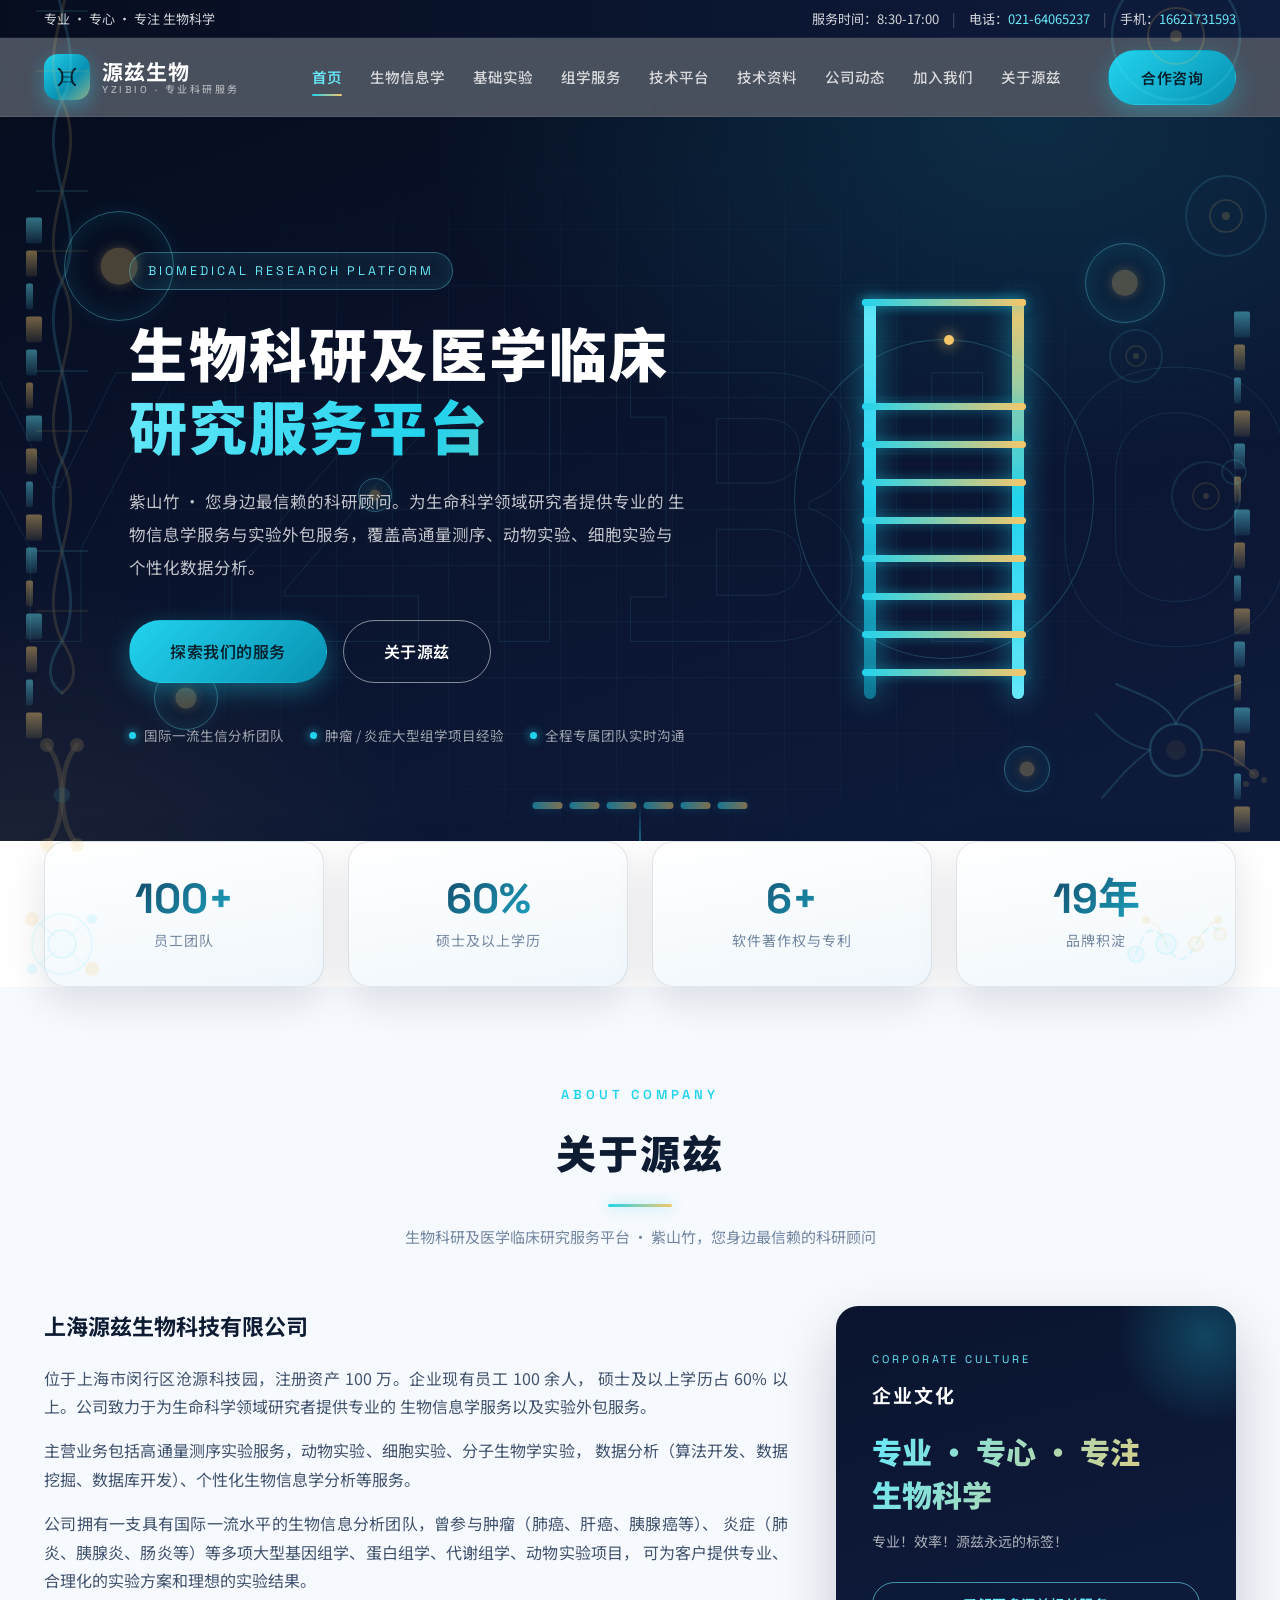
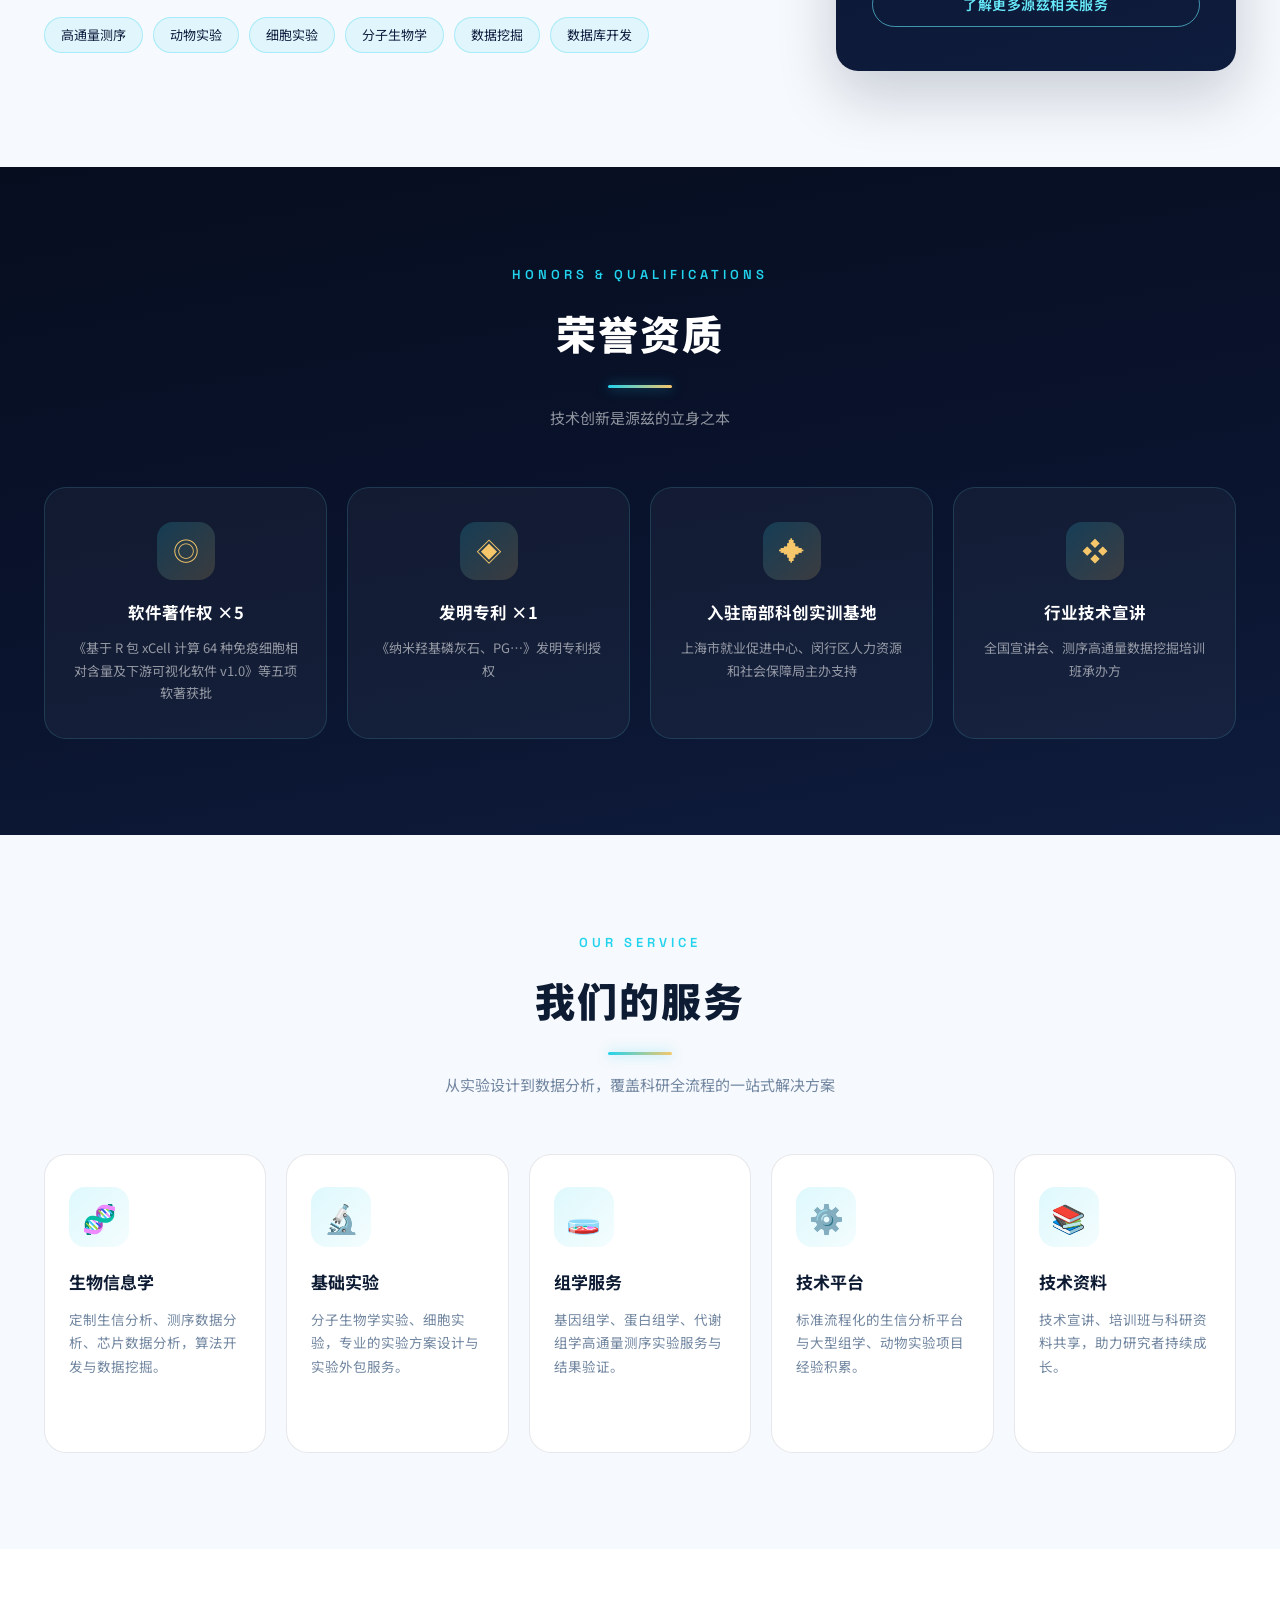
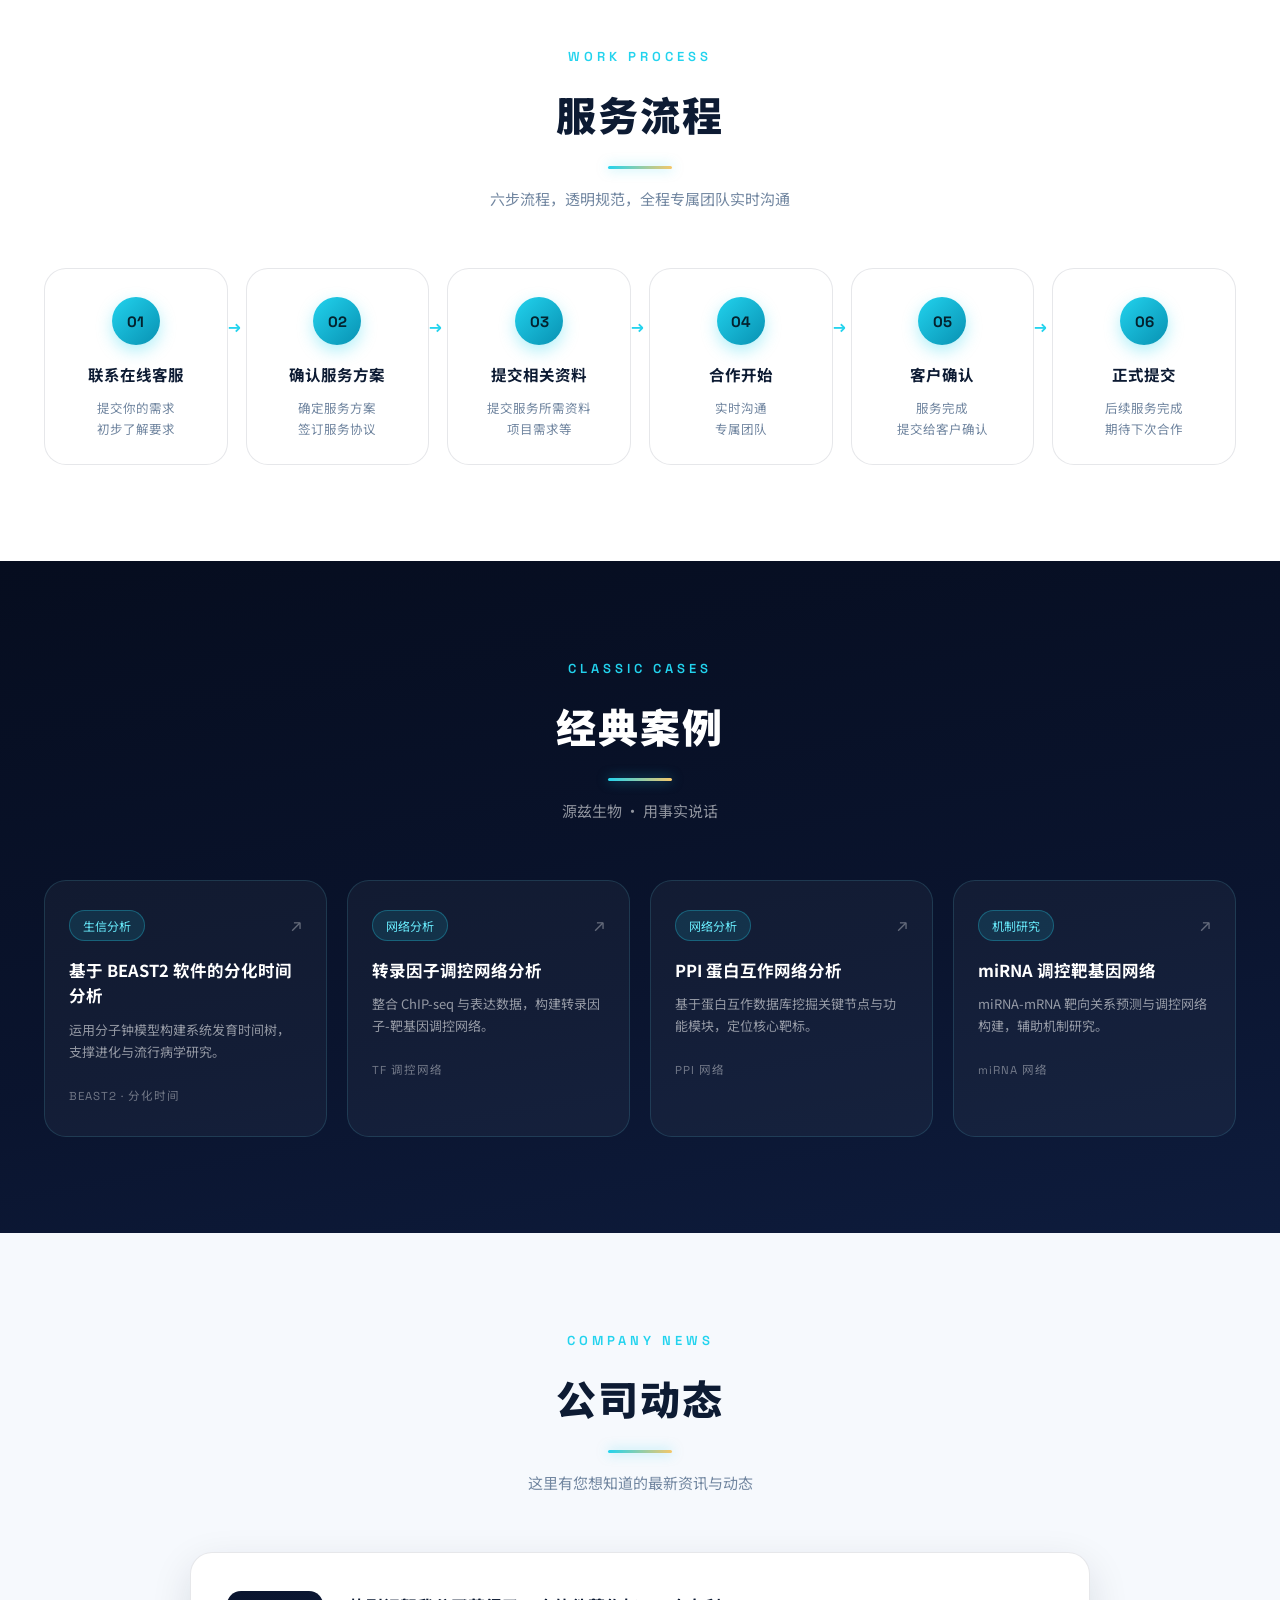
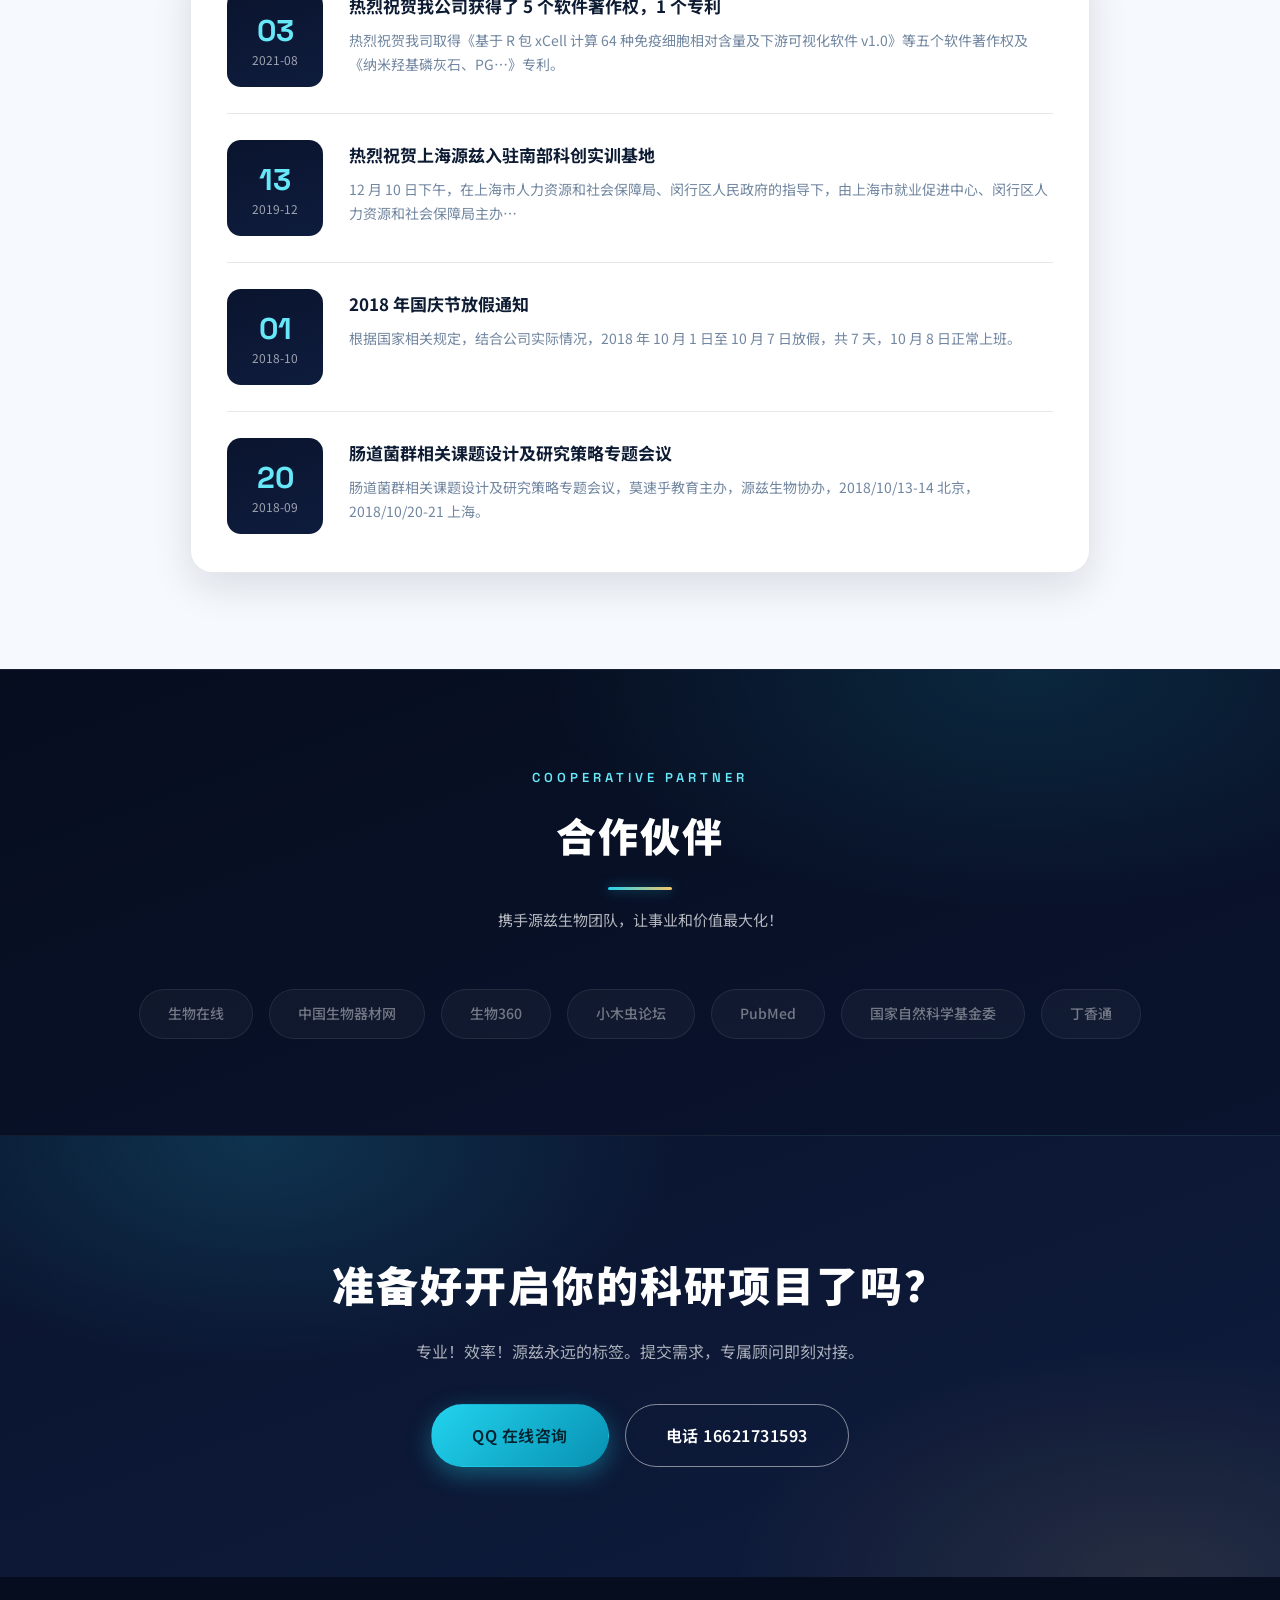
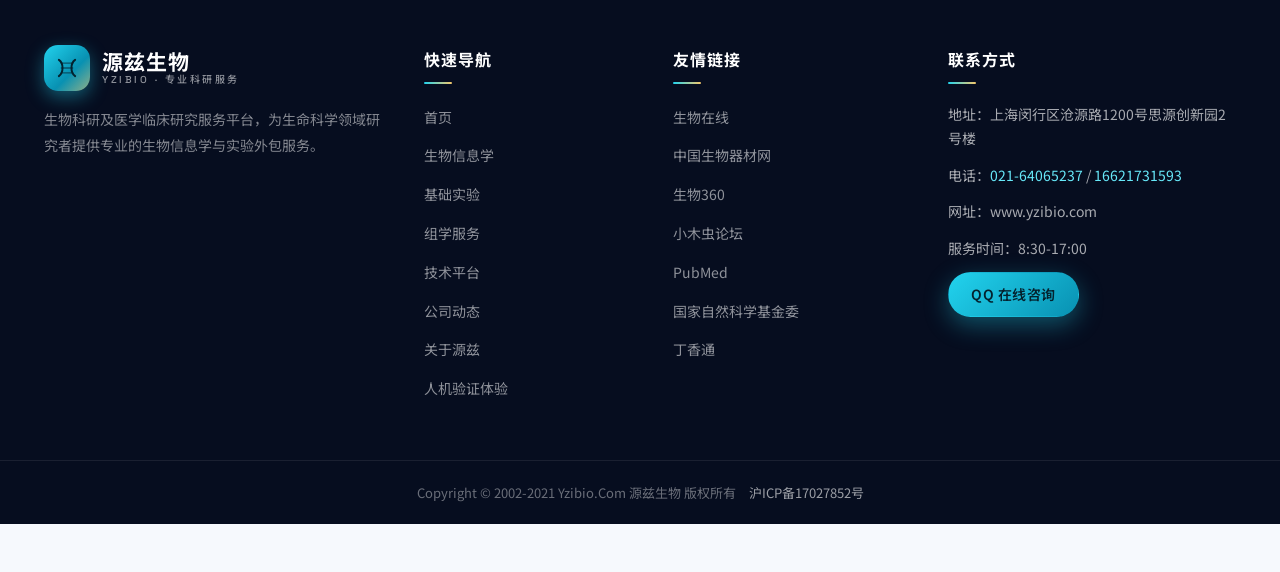
<file: index.html>
<!DOCTYPE html>
<html lang="zh-CN">
<head>
  <meta charset="UTF-8">
  <meta name="viewport" content="width=device-width, initial-scale=1.0">
  <meta name="description" content="源兹生物 —— 生物科研及医学临床研究服务平台，提供生物信息学、基础实验、组学服务等专业科研服务。">
  <title>源兹生物 YZIBIO | 生物科研及医学临床研究服务平台</title>
  <link rel="preconnect" href="https://fonts.googleapis.com">
  <link rel="preconnect" href="https://fonts.gstatic.com" crossorigin>
  <link href="https://fonts.googleapis.com/css2?family=Noto+Sans+SC:wght@300;400;500;700;900&family=Space+Grotesk:wght@400;500;700&display=swap" rel="stylesheet">
  <link rel="stylesheet" href="css/style.css">
</head>
<body>

  <!-- 粒子背景画布 -->
  <canvas id="particles" aria-hidden="true"></canvas>

  <!-- 左侧固定 DNA 装饰 -->
  <div class="side-decor side-dna" data-parallax="0.12" aria-hidden="true">
    <svg viewBox="0 0 120 800" width="120" height="800" fill="none" xmlns="http://www.w3.org/2000/svg">
      <!-- 左链 -->
      <path d="M60 20 C 30 80, 90 140, 60 200 C 30 260, 90 320, 60 380 C 30 440, 90 500, 60 560 C 30 620, 90 680, 60 740 C 40 770, 50 785, 60 792" stroke="#67e8f9" stroke-width="3" stroke-linecap="round" opacity="0.5" class="dna-strand-a"/>
      <!-- 右链 -->
      <path d="M60 20 C 90 80, 30 140, 60 200 C 90 260, 30 320, 60 380 C 90 440, 30 500, 60 560 C 90 620, 30 680, 60 740 C 80 770, 70 785, 60 792" stroke="#f5c76a" stroke-width="3" stroke-linecap="round" opacity="0.45" class="dna-strand-b"/>
      <!-- 碱基横杠 -->
      <line x1="34" y1="110" x2="86" y2="110" stroke="#67e8f9" stroke-width="2" opacity="0.35"/>
      <line x1="86" y1="170" x2="34" y2="170" stroke="#f5c76a" stroke-width="2" opacity="0.3"/>
      <line x1="34" y1="290" x2="86" y2="290" stroke="#67e8f9" stroke-width="2" opacity="0.35"/>
      <line x1="86" y1="350" x2="34" y2="350" stroke="#f5c76a" stroke-width="2" opacity="0.3"/>
      <line x1="34" y1="470" x2="86" y2="470" stroke="#67e8f9" stroke-width="2" opacity="0.35"/>
      <line x1="86" y1="530" x2="34" y2="530" stroke="#f5c76a" stroke-width="2" opacity="0.3"/>
      <line x1="34" y1="650" x2="86" y2="650" stroke="#67e8f9" stroke-width="2" opacity="0.35"/>
      <line x1="86" y1="710" x2="34" y2="710" stroke="#f5c76a" stroke-width="2" opacity="0.3"/>
      <!-- 顶部节点 -->
      <circle cx="60" cy="20" r="6" fill="#67e8f9" opacity="0.6"/>
    </svg>
    <!-- 染色体 X 形 -->
    <svg viewBox="0 0 90 120" width="90" height="120" fill="none" xmlns="http://www.w3.org/2000/svg" class="chromosome" data-glow data-follow="10">
      <path d="M30 10 C 55 40, 35 80, 60 110" stroke="#f5c76a" stroke-width="5" stroke-linecap="round" opacity="0.45"/>
      <path d="M60 10 C 35 40, 55 80, 30 110" stroke="#f5c76a" stroke-width="5" stroke-linecap="round" opacity="0.45"/>
      <circle cx="30" cy="10" r="7" fill="#f5c76a" opacity="0.5"/>
      <circle cx="60" cy="10" r="7" fill="#f5c76a" opacity="0.5"/>
      <circle cx="30" cy="110" r="7" fill="#f5c76a" opacity="0.5"/>
      <circle cx="60" cy="110" r="7" fill="#f5c76a" opacity="0.5"/>
      <circle cx="45" cy="60" r="8" fill="#67e8f9" opacity="0.35"/>
    </svg>
    <!-- 分子原子结构 -->
    <svg viewBox="0 0 100 110" width="100" height="110" fill="none" xmlns="http://www.w3.org/2000/svg" class="molecule" data-glow data-follow="-14">
      <circle cx="50" cy="55" r="30" stroke="#67e8f9" stroke-width="2" opacity="0.4" class="mol-ring"/>
      <circle cx="50" cy="55" r="14" fill="rgba(103,232,249,0.15)" stroke="#67e8f9" stroke-width="1.6" opacity="0.6"/>
      <circle cx="20" cy="30" r="7" fill="#f5c76a" opacity="0.55"/>
      <circle cx="80" cy="30" r="5" fill="#67e8f9" opacity="0.55"/>
      <circle cx="20" cy="80" r="5" fill="#67e8f9" opacity="0.55"/>
      <circle cx="80" cy="80" r="7" fill="#f5c76a" opacity="0.55"/>
      <line x1="27" y1="34" x2="44" y2="48" stroke="#67e8f9" stroke-width="1.6" opacity="0.4"/>
      <line x1="56" y1="48" x2="73" y2="34" stroke="#67e8f9" stroke-width="1.6" opacity="0.4"/>
      <line x1="27" y1="76" x2="44" y2="62" stroke="#67e8f9" stroke-width="1.6" opacity="0.4"/>
      <line x1="56" y1="62" x2="73" y2="76" stroke="#67e8f9" stroke-width="1.6" opacity="0.4"/>
    </svg>
  </div>

  <!-- 右侧固定细胞装饰 -->
  <div class="side-decor side-cells" data-parallax="-0.1" aria-hidden="true">
    <svg viewBox="0 0 200 720" width="200" height="720" fill="none" xmlns="http://www.w3.org/2000/svg" class="cells-svg">
      <!-- 大细胞 -->
      <g class="cell cell-1">
        <circle cx="100" cy="120" r="64" stroke="#67e8f9" stroke-width="2.5" opacity="0.4"/>
        <circle cx="100" cy="120" r="28" stroke="#f5c76a" stroke-width="2" opacity="0.5"/>
        <circle cx="100" cy="120" r="6" fill="#f5c76a" opacity="0.6"/>
      </g>
      <!-- 中细胞 -->
      <g class="cell cell-2">
        <circle cx="150" cy="300" r="40" stroke="#67e8f9" stroke-width="2" opacity="0.35"/>
        <circle cx="150" cy="300" r="16" stroke="#f5c76a" stroke-width="1.6" opacity="0.45"/>
        <circle cx="150" cy="300" r="4" fill="#f5c76a" opacity="0.5"/>
      </g>
      <!-- 小细胞 -->
      <g class="cell cell-3">
        <circle cx="60" cy="440" r="26" stroke="#67e8f9" stroke-width="2" opacity="0.3"/>
        <circle cx="60" cy="440" r="10" stroke="#f5c76a" stroke-width="1.4" opacity="0.4"/>
        <circle cx="60" cy="440" r="3" fill="#f5c76a" opacity="0.45"/>
      </g>
      <!-- 出芽细胞 -->
      <g class="cell cell-4">
        <circle cx="130" cy="580" r="34" stroke="#67e8f9" stroke-width="2" opacity="0.3"/>
        <circle cx="130" cy="580" r="13" stroke="#f5c76a" stroke-width="1.5" opacity="0.4"/>
        <circle cx="158" cy="556" r="12" stroke="#67e8f9" stroke-width="1.8" opacity="0.35"/>
        <circle cx="130" cy="580" r="3" fill="#f5c76a" opacity="0.45"/>
      </g>
    </svg>
    <!-- 神经元 -->
    <svg viewBox="0 0 200 160" width="200" height="160" fill="none" xmlns="http://www.w3.org/2000/svg" class="neuron" data-glow data-follow="12">
      <!-- 细胞体 -->
      <circle cx="100" cy="80" r="26" stroke="#67e8f9" stroke-width="2.5" opacity="0.5"/>
      <circle cx="100" cy="80" r="10" fill="rgba(245,199,106,0.35)" opacity="0.6"/>
      <!-- 树突 -->
      <path d="M100 54 C 90 30, 60 24, 40 14" stroke="#67e8f9" stroke-width="2" stroke-linecap="round" opacity="0.45"/>
      <path d="M100 54 C 110 28, 140 22, 165 12" stroke="#67e8f9" stroke-width="2" stroke-linecap="round" opacity="0.45"/>
      <path d="M74 80 C 50 76, 34 60, 20 44" stroke="#67e8f9" stroke-width="2" stroke-linecap="round" opacity="0.4"/>
      <path d="M74 80 C 52 96, 40 112, 26 128" stroke="#67e8f9" stroke-width="2" stroke-linecap="round" opacity="0.4"/>
      <!-- 轴突 -->
      <path d="M126 80 C 150 78, 160 90, 178 104" stroke="#f5c76a" stroke-width="2" stroke-linecap="round" opacity="0.45"/>
      <!-- 轴突末端 -->
      <circle cx="178" cy="104" r="5" fill="#f5c76a" opacity="0.5"/>
      <circle cx="188" cy="110" r="3" fill="#f5c76a" opacity="0.4"/>
      <circle cx="170" cy="114" r="3" fill="#f5c76a" opacity="0.4"/>
    </svg>
    <!-- 蛋白结构 -->
    <svg viewBox="0 0 120 120" width="120" height="120" fill="none" xmlns="http://www.w3.org/2000/svg" class="protein" data-glow data-follow="-8">
      <path d="M20 90 C 30 60, 40 60, 50 80 C 60 100, 70 100, 80 80 C 90 60, 100 60, 104 70" stroke="#67e8f9" stroke-width="2.5" stroke-linecap="round" opacity="0.45" class="protein-backbone"/>
      <circle cx="20" cy="90" r="8" fill="rgba(103,232,249,0.25)" stroke="#67e8f9" stroke-width="1.6" opacity="0.55"/>
      <circle cx="50" cy="80" r="10" fill="rgba(103,232,249,0.25)" stroke="#67e8f9" stroke-width="1.6" opacity="0.55"/>
      <circle cx="80" cy="80" r="7" fill="rgba(245,199,106,0.3)" stroke="#f5c76a" stroke-width="1.6" opacity="0.55"/>
      <circle cx="104" cy="70" r="6" fill="rgba(245,199,106,0.3)" stroke="#f5c76a" stroke-width="1.6" opacity="0.5"/>
      <!-- 侧链 -->
      <path d="M50 80 C 45 62, 38 58, 30 56" stroke="#f5c76a" stroke-width="1.6" stroke-linecap="round" opacity="0.35"/>
      <circle cx="30" cy="56" r="4" fill="#f5c76a" opacity="0.45"/>
      <path d="M80 80 C 88 64, 95 60, 102 56" stroke="#f5c76a" stroke-width="1.6" stroke-linecap="round" opacity="0.35"/>
      <circle cx="102" cy="56" r="4" fill="#f5c76a" opacity="0.45"/>
    </svg>
  </div>

  <!-- 顶部信息条 -->
  <div class="topbar">
    <div class="container topbar-inner">
      <span class="topbar-slogan">专业 · 专心 · 专注 生物科学</span>
      <span class="topbar-contact">
        <span>服务时间：8:30-17:00</span>
        <span class="topbar-sep">|</span>
        <span>电话：<a href="tel:021-64065237">021-64065237</a></span>
        <span class="topbar-sep">|</span>
        <span>手机：<a href="tel:16621731593">16621731593</a></span>
      </span>
    </div>
  </div>

  <!-- 毛玻璃导航 -->
  <header class="header" id="header">
    <div class="container nav-inner">
      <a href="index.html" class="logo">
        <span class="logo-mark">
          <svg viewBox="0 0 32 32" width="26" height="26" fill="none">
            <path d="M6 6c6 4 6 16 0 20" stroke="currentColor" stroke-width="2.4" stroke-linecap="round"/>
            <path d="M26 6c-6 4-6 16 0 20" stroke="currentColor" stroke-width="2.4" stroke-linecap="round"/>
            <path d="M9 10h14M9 16h14M9 22h14" stroke="currentColor" stroke-width="1.6" stroke-linecap="round" opacity=".6"/>
          </svg>
        </span>
        <span class="logo-text">源兹生物<small>YZIBIO · 专业科研服务</small></span>
      </a>
      <nav class="nav" id="nav">
        <a href="index.html" class="nav-link active">首页</a>
        <a href="bioinformatics.html" class="nav-link">生物信息学</a>
        <a href="experiments.html" class="nav-link">基础实验</a>
        <a href="omics.html" class="nav-link">组学服务</a>
        <a href="platform.html" class="nav-link">技术平台</a>
        <a href="resources.html" class="nav-link">技术资料</a>
        <a href="news.html" class="nav-link">公司动态</a>
        <a href="careers.html" class="nav-link">加入我们</a>
        <a href="about.html" class="nav-link">关于源兹</a>
      </nav>
      <a href="careers.html" class="btn btn-primary nav-cta shine">合作咨询</a>
      <button class="nav-toggle" id="navToggle" aria-label="打开菜单">
        <span></span><span></span><span></span>
      </button>
    </div>
  </header>

  <!-- 全屏沉浸式 Hero -->
  <section class="hero">
    <span class="hero-watermark" aria-hidden="true">YZIBIO</span>
    <!-- Hero 漂浮细胞增强 -->
    <div class="hero-cells" aria-hidden="true">
      <span class="hc hc-1" data-glow data-follow="22"></span>
      <span class="hc hc-2" data-glow data-follow="-14"></span>
      <span class="hc hc-3" data-glow data-follow="16"></span>
      <span class="hc hc-4" data-glow data-follow="-10"></span>
      <span class="hc hc-5" data-glow data-follow="8"></span>
    </div>
    <!-- Hero 测序条码 -->
    <div class="hero-barcodes" aria-hidden="true">
      <div class="barcode barcode-left">
        <i></i><i></i><i></i><i></i><i></i><i></i><i></i><i></i>
        <i></i><i></i><i></i><i></i><i></i><i></i><i></i><i></i>
      </div>
      <div class="barcode barcode-right">
        <i></i><i></i><i></i><i></i><i></i><i></i><i></i><i></i>
        <i></i><i></i><i></i><i></i><i></i><i></i><i></i><i></i>
      </div>
    </div>
    <!-- Hero 基因片段 -->
    <div class="hero-gene" aria-hidden="true">
      <span></span><span></span><span></span><span></span><span></span><span></span>
    </div>
    <div class="container hero-inner">
      <div class="hero-text">
        <p class="hero-tag">BIOMEDICAL RESEARCH PLATFORM</p>
        <h1>生物科研及医学临床<br><em>研究服务平台</em></h1>
        <p class="hero-desc">
          紫山竹 · 您身边最信赖的科研顾问。为生命科学领域研究者提供专业的
          生物信息学服务与实验外包服务，覆盖高通量测序、动物实验、细胞实验与个性化数据分析。
        </p>
        <div class="hero-actions">
          <a href="bioinformatics.html" class="btn btn-primary btn-lg shine">探索我们的服务</a>
          <a href="about.html" class="btn btn-ghost btn-lg">关于源兹</a>
        </div>
        <ul class="hero-points">
          <li><span class="dot"></span>国际一流生信分析团队</li>
          <li><span class="dot"></span>肿瘤 / 炎症大型组学项目经验</li>
          <li><span class="dot"></span>全程专属团队实时沟通</li>
        </ul>
      </div>
      <div class="hero-visual" aria-hidden="true">
        <div class="hero-dna">
          <span class="strand strand-1"></span>
          <span class="strand strand-2"></span>
          <span class="rung"></span><span class="rung"></span><span class="rung"></span>
          <span class="rung"></span><span class="rung"></span><span class="rung"></span>
          <span class="rung"></span><span class="rung"></span><span class="rung"></span>
          <span class="rung"></span>
          <span class="dna-orbit"></span>
        </div>
      </div>
    </div>
    <div class="hero-scroll" aria-hidden="true">
      <span class="scroll-line"></span>
      <span class="scroll-text">SCROLL</span>
    </div>
  </section>

  <!-- 数字实力条 -->
  <section class="stats">
    <div class="container stats-grid">
      <div class="stat-item">
        <strong class="stat-num" data-target="100" data-suffix="+">0</strong>
        <span>员工团队</span>
      </div>
      <div class="stat-item">
        <strong class="stat-num" data-target="60" data-suffix="%">0</strong>
        <span>硕士及以上学历</span>
      </div>
      <div class="stat-item">
        <strong class="stat-num" data-target="6" data-suffix="+">0</strong>
        <span>软件著作权与专利</span>
      </div>
      <div class="stat-item">
        <strong class="stat-num" data-target="19" data-suffix="年">0</strong>
        <span>品牌积淀</span>
      </div>
    </div>
  </section>

  <!-- 关于源兹 -->
  <section class="section" id="about">
    <div class="container">
      <div class="section-head reveal">
        <p class="section-en">ABOUT COMPANY</p>
        <h2>关于源兹</h2>
        <p class="section-sub">生物科研及医学临床研究服务平台 · 紫山竹，您身边最信赖的科研顾问</p>
      </div>
      <div class="about-grid">
        <div class="about-text reveal">
          <h3>上海源兹生物科技有限公司</h3>
          <p>
            位于上海市闵行区沧源科技园，注册资产 100 万。企业现有员工 100 余人，
            硕士及以上学历占 60% 以上。公司致力于为生命科学领域研究者提供专业的
            生物信息学服务以及实验外包服务。
          </p>
          <p>
            主营业务包括高通量测序实验服务，动物实验、细胞实验、分子生物学实验，
            数据分析（算法开发、数据挖掘、数据库开发）、个性化生物信息学分析等服务。
          </p>
          <p>
            公司拥有一支具有国际一流水平的生物信息分析团队，曾参与肿瘤（肺癌、肝癌、胰腺癌等）、
            炎症（肺炎、胰腺炎、肠炎等）等多项大型基因组学、蛋白组学、代谢组学、动物实验项目，
            可为客户提供专业、合理化的实验方案和理想的实验结果。
          </p>
          <ul class="about-tags">
            <li>高通量测序</li>
            <li>动物实验</li>
            <li>细胞实验</li>
            <li>分子生物学</li>
            <li>数据挖掘</li>
            <li>数据库开发</li>
          </ul>
        </div>
        <div class="about-side reveal">
          <div class="about-card">
            <p class="about-card-en">CORPORATE CULTURE</p>
            <h3>企业文化</h3>
            <p class="about-motto">专业 · 专心 · 专注<br>生物科学</p>
            <p class="about-motto-sub">专业！效率！源兹永远的标签！</p>
            <a href="about.html" class="btn btn-outline btn-sm shine">了解更多源兹相关服务</a>
          </div>
        </div>
      </div>
    </div>
  </section>

  <!-- 荣誉资质墙 -->
  <section class="section section-dark">
    <div class="container">
      <div class="section-head reveal">
        <p class="section-en">HONORS &amp; QUALIFICATIONS</p>
        <h2>荣誉资质</h2>
        <p class="section-sub">技术创新是源兹的立身之本</p>
      </div>
      <div class="honors-grid">
        <div class="honor-card reveal">
          <span class="honor-icon">◎</span>
          <h3>软件著作权 ×5</h3>
          <p>《基于 R 包 xCell 计算 64 种免疫细胞相对含量及下游可视化软件 v1.0》等五项软著获批</p>
        </div>
        <div class="honor-card reveal">
          <span class="honor-icon">◈</span>
          <h3>发明专利 ×1</h3>
          <p>《纳米羟基磷灰石、PG…》发明专利授权</p>
        </div>
        <div class="honor-card reveal">
          <span class="honor-icon">✦</span>
          <h3>入驻南部科创实训基地</h3>
          <p>上海市就业促进中心、闵行区人力资源和社会保障局主办支持</p>
        </div>
        <div class="honor-card reveal">
          <span class="honor-icon">❖</span>
          <h3>行业技术宣讲</h3>
          <p>全国宣讲会、测序高通量数据挖掘培训班承办方</p>
        </div>
      </div>
    </div>
  </section>

  <!-- 我们的服务 -->
  <section class="section" id="services">
    <div class="container">
      <div class="section-head reveal">
        <p class="section-en">OUR SERVICE</p>
        <h2>我们的服务</h2>
        <p class="section-sub">从实验设计到数据分析，覆盖科研全流程的一站式解决方案</p>
      </div>
      <div class="services-grid">
        <a href="bioinformatics.html" class="service-card reveal">
          <span class="service-icon">🧬</span>
          <h3>生物信息学</h3>
          <p>定制生信分析、测序数据分析、芯片数据分析，算法开发与数据挖掘。</p>
          <span class="service-more">了解详情 <b>→</b></span>
        </a>
        <a href="experiments.html" class="service-card reveal">
          <span class="service-icon">🔬</span>
          <h3>基础实验</h3>
          <p>分子生物学实验、细胞实验，专业的实验方案设计与实验外包服务。</p>
          <span class="service-more">了解详情 <b>→</b></span>
        </a>
        <a href="omics.html" class="service-card reveal">
          <span class="service-icon">🧫</span>
          <h3>组学服务</h3>
          <p>基因组学、蛋白组学、代谢组学高通量测序实验服务与结果验证。</p>
          <span class="service-more">了解详情 <b>→</b></span>
        </a>
        <a href="platform.html" class="service-card reveal">
          <span class="service-icon">⚙️</span>
          <h3>技术平台</h3>
          <p>标准流程化的生信分析平台与大型组学、动物实验项目经验积累。</p>
          <span class="service-more">了解详情 <b>→</b></span>
        </a>
        <a href="resources.html" class="service-card reveal">
          <span class="service-icon">📚</span>
          <h3>技术资料</h3>
          <p>技术宣讲、培训班与科研资料共享，助力研究者持续成长。</p>
          <span class="service-more">了解详情 <b>→</b></span>
        </a>
      </div>
    </div>
  </section>

  <!-- 服务流程 -->
  <section class="section section-alt">
    <div class="container">
      <div class="section-head reveal">
        <p class="section-en">WORK PROCESS</p>
        <h2>服务流程</h2>
        <p class="section-sub">六步流程，透明规范，全程专属团队实时沟通</p>
      </div>
      <ol class="process">
        <li class="process-step reveal">
          <span class="process-num">01</span>
          <h4>联系在线客服</h4>
          <p>提交你的需求<br>初步了解要求</p>
        </li>
        <li class="process-step reveal">
          <span class="process-num">02</span>
          <h4>确认服务方案</h4>
          <p>确定服务方案<br>签订服务协议</p>
        </li>
        <li class="process-step reveal">
          <span class="process-num">03</span>
          <h4>提交相关资料</h4>
          <p>提交服务所需资料<br>项目需求等</p>
        </li>
        <li class="process-step reveal">
          <span class="process-num">04</span>
          <h4>合作开始</h4>
          <p>实时沟通<br>专属团队</p>
        </li>
        <li class="process-step reveal">
          <span class="process-num">05</span>
          <h4>客户确认</h4>
          <p>服务完成<br>提交给客户确认</p>
        </li>
        <li class="process-step reveal">
          <span class="process-num">06</span>
          <h4>正式提交</h4>
          <p>后续服务完成<br>期待下次合作</p>
        </li>
      </ol>
    </div>
  </section>

  <!-- 经典案例 -->
  <section class="section section-dark">
    <div class="container">
      <div class="section-head reveal">
        <p class="section-en">CLASSIC CASES</p>
        <h2>经典案例</h2>
        <p class="section-sub">源兹生物 · 用事实说话</p>
      </div>
      <div class="cases-grid">
        <article class="case-card reveal">
          <div class="case-top">
            <span class="case-badge">生信分析</span>
            <span class="case-arrow">↗</span>
          </div>
          <h3>基于 BEAST2 软件的分化时间分析</h3>
          <p>运用分子钟模型构建系统发育时间树，支撑进化与流行病学研究。</p>
          <span class="case-tag">BEAST2 · 分化时间</span>
        </article>
        <article class="case-card reveal">
          <div class="case-top">
            <span class="case-badge">网络分析</span>
            <span class="case-arrow">↗</span>
          </div>
          <h3>转录因子调控网络分析</h3>
          <p>整合 ChIP-seq 与表达数据，构建转录因子-靶基因调控网络。</p>
          <span class="case-tag">TF 调控网络</span>
        </article>
        <article class="case-card reveal">
          <div class="case-top">
            <span class="case-badge">网络分析</span>
            <span class="case-arrow">↗</span>
          </div>
          <h3>PPI 蛋白互作网络分析</h3>
          <p>基于蛋白互作数据库挖掘关键节点与功能模块，定位核心靶标。</p>
          <span class="case-tag">PPI 网络</span>
        </article>
        <article class="case-card reveal">
          <div class="case-top">
            <span class="case-badge">机制研究</span>
            <span class="case-arrow">↗</span>
          </div>
          <h3>miRNA 调控靶基因网络</h3>
          <p>miRNA-mRNA 靶向关系预测与调控网络构建，辅助机制研究。</p>
          <span class="case-tag">miRNA 网络</span>
        </article>
      </div>
    </div>
  </section>

  <!-- 公司动态 -->
  <section class="section" id="news">
    <div class="container">
      <div class="section-head reveal">
        <p class="section-en">COMPANY NEWS</p>
        <h2>公司动态</h2>
        <p class="section-sub">这里有您想知道的最新资讯与动态</p>
      </div>
      <div class="news-wrap reveal">
        <ul class="news-list">
          <li class="news-item">
            <time datetime="2021-08-03"><b>03</b><span>2021-08</span></time>
            <div class="news-body">
              <h3>热烈祝贺我公司获得了 5 个软件著作权，1 个专利</h3>
              <p>热烈祝贺我司取得《基于 R 包 xCell 计算 64 种免疫细胞相对含量及下游可视化软件 v1.0》等五个软件著作权及《纳米羟基磷灰石、PG…》专利。</p>
            </div>
          </li>
          <li class="news-item">
            <time datetime="2019-12-13"><b>13</b><span>2019-12</span></time>
            <div class="news-body">
              <h3>热烈祝贺上海源兹入驻南部科创实训基地</h3>
              <p>12 月 10 日下午，在上海市人力资源和社会保障局、闵行区人民政府的指导下，由上海市就业促进中心、闵行区人力资源和社会保障局主办…</p>
            </div>
          </li>
          <li class="news-item">
            <time datetime="2018-10-01"><b>01</b><span>2018-10</span></time>
            <div class="news-body">
              <h3>2018 年国庆节放假通知</h3>
              <p>根据国家相关规定，结合公司实际情况，2018 年 10 月 1 日至 10 月 7 日放假，共 7 天，10 月 8 日正常上班。</p>
            </div>
          </li>
          <li class="news-item">
            <time datetime="2018-09-20"><b>20</b><span>2018-09</span></time>
            <div class="news-body">
              <h3>肠道菌群相关课题设计及研究策略专题会议</h3>
              <p>肠道菌群相关课题设计及研究策略专题会议，莫速乎教育主办，源兹生物协办，2018/10/13-14 北京，2018/10/20-21 上海。</p>
            </div>
          </li>
        </ul>
      </div>
    </div>
  </section>

  <!-- 合作伙伴墙 -->
  <section class="partners">
    <div class="container">
      <div class="section-head light reveal">
        <p class="section-en">COOPERATIVE PARTNER</p>
        <h2>合作伙伴</h2>
        <p class="section-sub">携手源兹生物团队，让事业和价值最大化！</p>
      </div>
      <ul class="partners-list reveal">
        <li>生物在线</li>
        <li>中国生物器材网</li>
        <li>生物360</li>
        <li>小木虫论坛</li>
        <li>PubMed</li>
        <li>国家自然科学基金委</li>
        <li>丁香通</li>
      </ul>
    </div>
  </section>

  <!-- 大 CTA -->
  <section class="cta">
    <div class="container cta-inner">
      <h2 class="reveal">准备好开启你的科研项目了吗？</h2>
      <p class="reveal">专业！效率！源兹永远的标签。提交需求，专属顾问即刻对接。</p>
      <div class="cta-actions reveal">
        <a href="http://wpa.qq.com/msgrd?v=3&uin=2638465605&site=qq&menu=yes" class="btn btn-primary btn-lg shine" target="_blank" rel="noopener">QQ 在线咨询</a>
        <a href="tel:16621731593" class="btn btn-ghost btn-lg">电话 16621731593</a>
      </div>
    </div>
  </section>

  <!-- 页脚 -->
  <footer class="footer" id="contact">
    <div class="container footer-grid">
      <div class="footer-col footer-about">
        <a href="index.html" class="logo logo-light">
          <span class="logo-mark">
            <svg viewBox="0 0 32 32" width="26" height="26" fill="none">
              <path d="M6 6c6 4 6 16 0 20" stroke="currentColor" stroke-width="2.4" stroke-linecap="round"/>
              <path d="M26 6c-6 4-6 16 0 20" stroke="currentColor" stroke-width="2.4" stroke-linecap="round"/>
              <path d="M9 10h14M9 16h14M9 22h14" stroke="currentColor" stroke-width="1.6" stroke-linecap="round" opacity=".6"/>
            </svg>
          </span>
          <span class="logo-text">源兹生物<small>YZIBIO · 专业科研服务</small></span>
        </a>
        <p>生物科研及医学临床研究服务平台，为生命科学领域研究者提供专业的生物信息学与实验外包服务。</p>
      </div>
      <div class="footer-col">
        <h4>快速导航</h4>
        <ul class="footer-links">
          <li><a href="index.html">首页</a></li>
          <li><a href="bioinformatics.html">生物信息学</a></li>
          <li><a href="experiments.html">基础实验</a></li>
          <li><a href="omics.html">组学服务</a></li>
          <li><a href="platform.html">技术平台</a></li>
          <li><a href="news.html">公司动态</a></li>
          <li><a href="about.html">关于源兹</a></li>
          <li><a href="turnstile.html">人机验证体验</a></li>
        </ul>
      </div>
      <div class="footer-col">
        <h4>友情链接</h4>
        <ul class="footer-links">
          <li><a href="http://www.bioon.com.cn/" target="_blank" rel="noopener">生物在线</a></li>
          <li><a href="http://www.bio-equip.com/" target="_blank" rel="noopener">中国生物器材网</a></li>
          <li><a href="http://www.bio360.net/" target="_blank" rel="noopener">生物360</a></li>
          <li><a href="http://muchong.com/bbs/" target="_blank" rel="noopener">小木虫论坛</a></li>
          <li><a href="https://www.ncbi.nlm.nih.gov/pubmed" target="_blank" rel="noopener">PubMed</a></li>
          <li><a href="http://www.nsfc.gov.cn/" target="_blank" rel="noopener">国家自然科学基金委</a></li>
          <li><a href="https://www.biomart.cn/" target="_blank" rel="noopener">丁香通</a></li>
        </ul>
      </div>
      <div class="footer-col">
        <h4>联系方式</h4>
        <ul class="footer-contact">
          <li>地址：上海闵行区沧源路1200号思源创新园2号楼</li>
          <li>电话：<a href="tel:021-64065237">021-64065237</a> / <a href="tel:16621731593">16621731593</a></li>
          <li>网址：www.yzibio.com</li>
          <li>服务时间：8:30-17:00</li>
        </ul>
        <a href="http://wpa.qq.com/msgrd?v=3&uin=2638465605&site=qq&menu=yes" class="btn btn-primary btn-sm shine" target="_blank" rel="noopener">QQ 在线咨询</a>
      </div>
    </div>
    <div class="footer-bottom">
      <div class="container">
        <p>Copyright &copy; 2002-2021 Yzibio.Com 源兹生物 版权所有　<a href="http://beian.miit.gov.cn" target="_blank" rel="noopener">沪ICP备17027852号</a></p>
      </div>
    </div>
  </footer>

  <button class="back-top" id="backTop" aria-label="返回顶部">↑</button>

  <script src="js/main.js"></script>
</body>
</html>
</file>
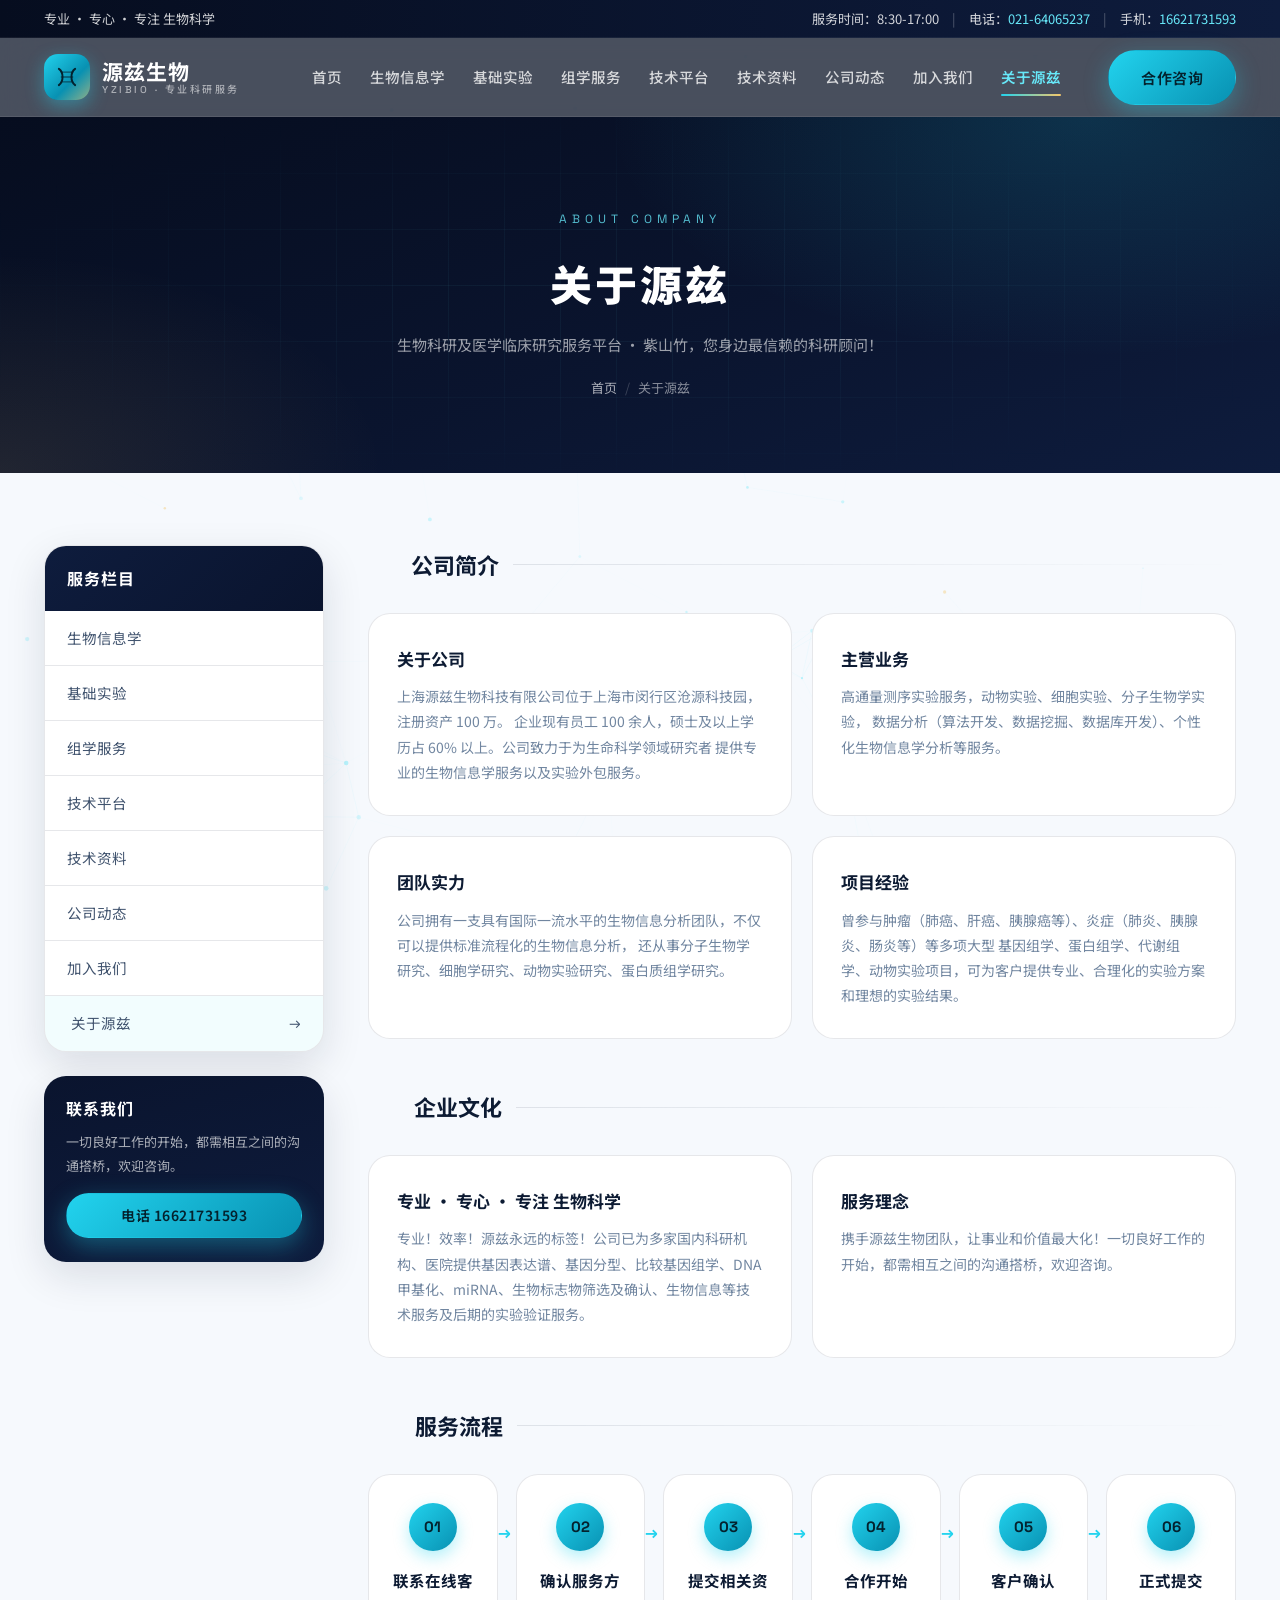
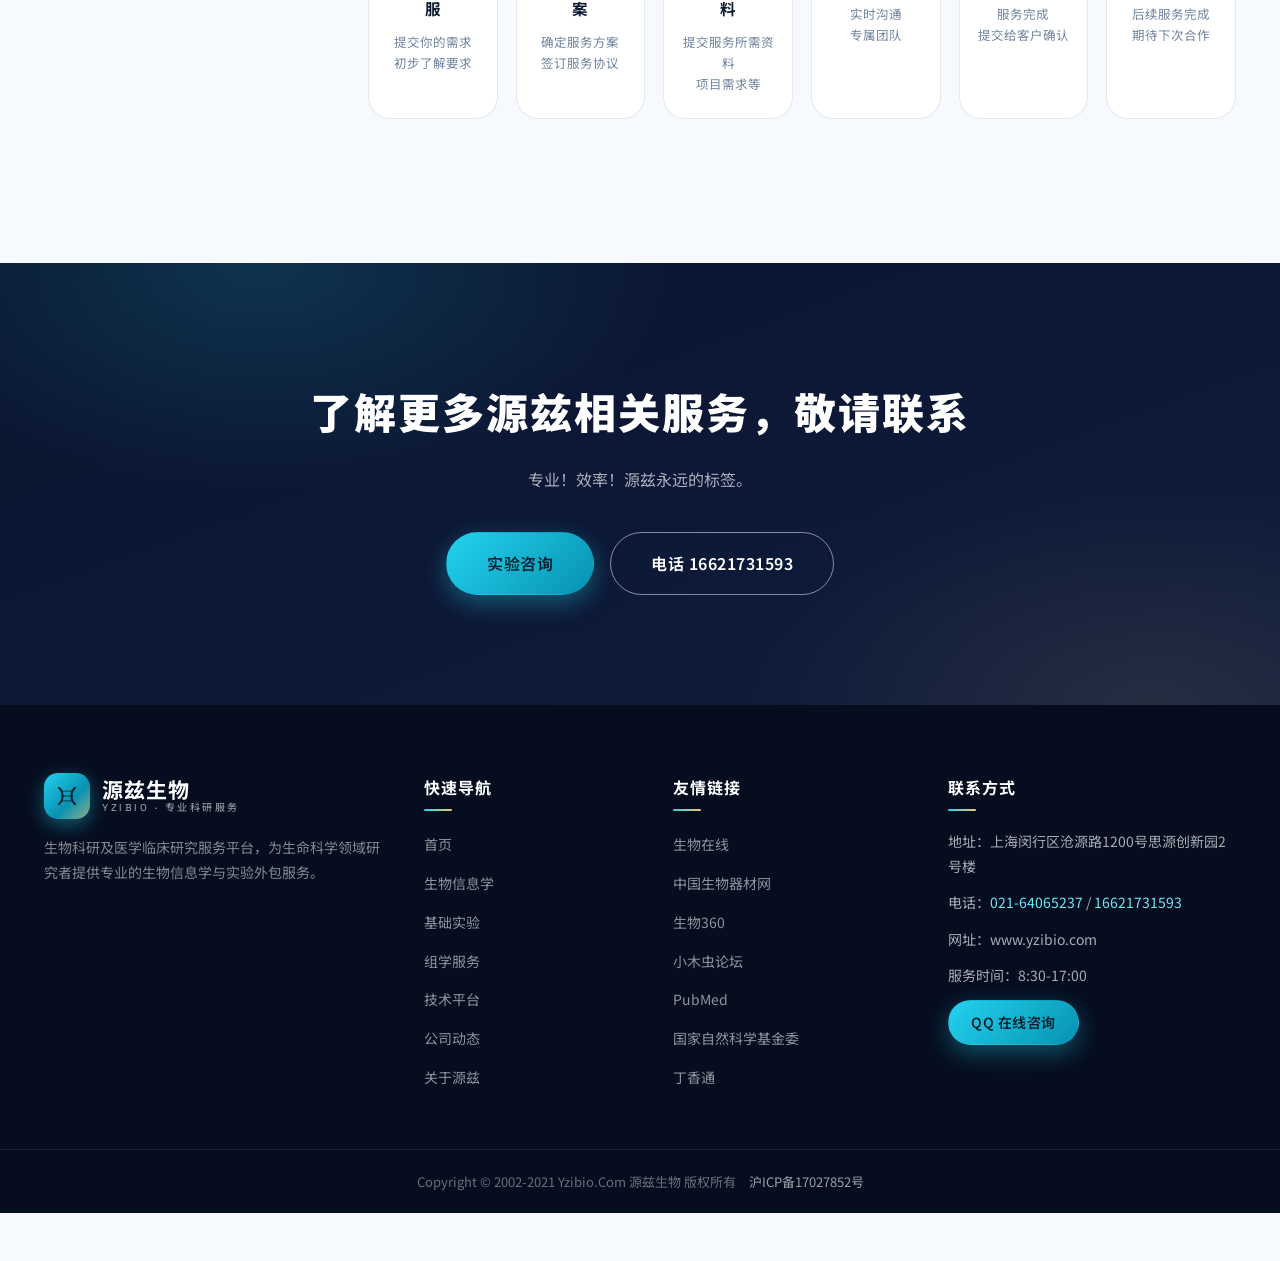
<file: about.html>
<!DOCTYPE html>
<html lang="zh-CN">
<head>
  <meta charset="UTF-8">
  <meta name="viewport" content="width=device-width, initial-scale=1.0">
  <meta name="description" content="关于源兹 —— 上海源兹生物科技有限公司，生物科研及医学临床研究服务平台，国际一流生物信息分析团队。">
  <title>关于源兹 | 源兹生物 YZIBIO</title>
  <link rel="preconnect" href="https://fonts.googleapis.com">
  <link rel="preconnect" href="https://fonts.gstatic.com" crossorigin>
  <link href="https://fonts.googleapis.com/css2?family=Noto+Sans+SC:wght@300;400;500;700;900&family=Space+Grotesk:wght@400;500;700&display=swap" rel="stylesheet">
  <link rel="stylesheet" href="css/style.css">
</head>
<body>

  <!-- 粒子背景画布 -->
  <canvas id="particles" aria-hidden="true"></canvas>

  <!-- 顶部信息条 -->
  <div class="topbar">
    <div class="container topbar-inner">
      <span class="topbar-slogan">专业 · 专心 · 专注 生物科学</span>
      <span class="topbar-contact">
        <span>服务时间：8:30-17:00</span>
        <span class="topbar-sep">|</span>
        <span>电话：<a href="tel:021-64065237">021-64065237</a></span>
        <span class="topbar-sep">|</span>
        <span>手机：<a href="tel:16621731593">16621731593</a></span>
      </span>
    </div>
  </div>

  <!-- 毛玻璃导航 -->
  <header class="header" id="header">
    <div class="container nav-inner">
      <a href="index.html" class="logo">
        <span class="logo-mark">
          <svg viewBox="0 0 32 32" width="26" height="26" fill="none">
            <path d="M6 6c6 4 6 16 0 20" stroke="currentColor" stroke-width="2.4" stroke-linecap="round"/>
            <path d="M26 6c-6 4-6 16 0 20" stroke="currentColor" stroke-width="2.4" stroke-linecap="round"/>
            <path d="M9 10h14M9 16h14M9 22h14" stroke="currentColor" stroke-width="1.6" stroke-linecap="round" opacity=".6"/>
          </svg>
        </span>
        <span class="logo-text">源兹生物<small>YZIBIO · 专业科研服务</small></span>
      </a>
      <nav class="nav" id="nav">
        <a href="index.html" class="nav-link">首页</a>
        <a href="bioinformatics.html" class="nav-link">生物信息学</a>
        <a href="experiments.html" class="nav-link">基础实验</a>
        <a href="omics.html" class="nav-link">组学服务</a>
        <a href="platform.html" class="nav-link">技术平台</a>
        <a href="resources.html" class="nav-link">技术资料</a>
        <a href="news.html" class="nav-link">公司动态</a>
        <a href="careers.html" class="nav-link">加入我们</a>
        <a href="about.html" class="nav-link active">关于源兹</a>
      </nav>
      <a href="careers.html" class="btn btn-primary nav-cta shine">合作咨询</a>
      <button class="nav-toggle" id="navToggle" aria-label="打开菜单">
        <span></span><span></span><span></span>
      </button>
    </div>
  </header>

  <!-- 内页 banner -->
  <section class="page-banner">
    <div class="container">
      <span class="page-en">ABOUT COMPANY</span>
      <h1>关于源兹</h1>
      <p>生物科研及医学临床研究服务平台 · 紫山竹，您身边最信赖的科研顾问！</p>
      <nav class="breadcrumb">
        <a href="index.html">首页</a><span>/</span>关于源兹
      </nav>
    </div>
  </section>

  <!-- 内容区 -->
  <main class="page-main">
    <div class="container page-layout">

      <!-- 侧边导航 -->
      <aside class="page-aside">
        <div class="aside-card">
          <div class="aside-title">服务栏目</div>
          <ul class="aside-links">
            <li><a href="bioinformatics.html">生物信息学</a></li>
            <li><a href="experiments.html">基础实验</a></li>
            <li><a href="omics.html">组学服务</a></li>
            <li><a href="platform.html">技术平台</a></li>
            <li><a href="resources.html">技术资料</a></li>
            <li><a href="news.html">公司动态</a></li>
            <li><a href="careers.html">加入我们</a></li>
            <li><a href="about.html" class="active">关于源兹</a></li>
          </ul>
        </div>
        <div class="aside-card aside-contact">
          <div class="aside-title">联系我们</div>
          <div class="aside-body">
            <p>一切良好工作的开始，都需相互之间的沟通搭桥，欢迎咨询。</p>
            <a href="tel:16621731593" class="btn btn-primary btn-sm shine">电话 16621731593</a>
          </div>
        </div>
      </aside>

      <!-- 主内容 -->
      <div class="page-content">

        <!-- 公司简介 -->
        <section class="cat-block">
          <div class="col-head reveal">
            <span class="col-num">01</span>
            <h2>公司简介</h2>
            <span class="col-line"></span>
          </div>
          <div class="info-grid">
            <div class="info-card reveal">
              <h3>关于公司</h3>
              <p>
                上海源兹生物科技有限公司位于上海市闵行区沧源科技园，注册资产 100 万。
                企业现有员工 100 余人，硕士及以上学历占 60% 以上。公司致力于为生命科学领域研究者
                提供专业的生物信息学服务以及实验外包服务。
              </p>
            </div>
            <div class="info-card reveal">
              <h3>主营业务</h3>
              <p>
                高通量测序实验服务，动物实验、细胞实验、分子生物学实验，
                数据分析（算法开发、数据挖掘、数据库开发）、个性化生物信息学分析等服务。
              </p>
            </div>
            <div class="info-card reveal">
              <h3>团队实力</h3>
              <p>
                公司拥有一支具有国际一流水平的生物信息分析团队，不仅可以提供标准流程化的生物信息分析，
                还从事分子生物学研究、细胞学研究、动物实验研究、蛋白质组学研究。
              </p>
            </div>
            <div class="info-card reveal">
              <h3>项目经验</h3>
              <p>
                曾参与肿瘤（肺癌、肝癌、胰腺癌等）、炎症（肺炎、胰腺炎、肠炎等）等多项大型
                基因组学、蛋白组学、代谢组学、动物实验项目，可为客户提供专业、合理化的实验方案和理想的实验结果。
              </p>
            </div>
          </div>
        </section>

        <!-- 企业文化 -->
        <section class="cat-block">
          <div class="col-head reveal">
            <span class="col-num">02</span>
            <h2>企业文化</h2>
            <span class="col-line"></span>
          </div>
          <div class="info-grid">
            <div class="info-card reveal">
              <h3>专业 · 专心 · 专注 生物科学</h3>
              <p>专业！效率！源兹永远的标签！公司已为多家国内科研机构、医院提供基因表达谱、基因分型、比较基因组学、DNA 甲基化、miRNA、生物标志物筛选及确认、生物信息等技术服务及后期的实验验证服务。</p>
            </div>
            <div class="info-card reveal">
              <h3>服务理念</h3>
              <p>携手源兹生物团队，让事业和价值最大化！一切良好工作的开始，都需相互之间的沟通搭桥，欢迎咨询。</p>
            </div>
          </div>
        </section>

        <!-- 服务流程 -->
        <section class="cat-block">
          <div class="col-head reveal">
            <span class="col-num">03</span>
            <h2>服务流程</h2>
            <span class="col-line"></span>
          </div>
          <ol class="process">
            <li class="process-step reveal">
              <span class="process-num">01</span>
              <h4>联系在线客服</h4>
              <p>提交你的需求<br>初步了解要求</p>
            </li>
            <li class="process-step reveal">
              <span class="process-num">02</span>
              <h4>确认服务方案</h4>
              <p>确定服务方案<br>签订服务协议</p>
            </li>
            <li class="process-step reveal">
              <span class="process-num">03</span>
              <h4>提交相关资料</h4>
              <p>提交服务所需资料<br>项目需求等</p>
            </li>
            <li class="process-step reveal">
              <span class="process-num">04</span>
              <h4>合作开始</h4>
              <p>实时沟通<br>专属团队</p>
            </li>
            <li class="process-step reveal">
              <span class="process-num">05</span>
              <h4>客户确认</h4>
              <p>服务完成<br>提交给客户确认</p>
            </li>
            <li class="process-step reveal">
              <span class="process-num">06</span>
              <h4>正式提交</h4>
              <p>后续服务完成<br>期待下次合作</p>
            </li>
          </ol>
        </section>

      </div>
    </div>
  </main>

  <!-- 大 CTA -->
  <section class="cta">
    <div class="container cta-inner">
      <h2 class="reveal">了解更多源兹相关服务，敬请联系</h2>
      <p class="reveal">专业！效率！源兹永远的标签。</p>
      <div class="cta-actions reveal">
        <a href="http://wpa.qq.com/msgrd?v=3&uin=2638465605&site=qq&menu=yes" class="btn btn-primary btn-lg shine" target="_blank" rel="noopener">实验咨询</a>
        <a href="tel:16621731593" class="btn btn-ghost btn-lg">电话 16621731593</a>
      </div>
    </div>
  </section>

  <!-- 页脚 -->
  <footer class="footer" id="contact">
    <div class="container footer-grid">
      <div class="footer-col footer-about">
        <a href="index.html" class="logo logo-light">
          <span class="logo-mark">
            <svg viewBox="0 0 32 32" width="26" height="26" fill="none">
              <path d="M6 6c6 4 6 16 0 20" stroke="currentColor" stroke-width="2.4" stroke-linecap="round"/>
              <path d="M26 6c-6 4-6 16 0 20" stroke="currentColor" stroke-width="2.4" stroke-linecap="round"/>
              <path d="M9 10h14M9 16h14M9 22h14" stroke="currentColor" stroke-width="1.6" stroke-linecap="round" opacity=".6"/>
            </svg>
          </span>
          <span class="logo-text">源兹生物<small>YZIBIO · 专业科研服务</small></span>
        </a>
        <p>生物科研及医学临床研究服务平台，为生命科学领域研究者提供专业的生物信息学与实验外包服务。</p>
      </div>
      <div class="footer-col">
        <h4>快速导航</h4>
        <ul class="footer-links">
          <li><a href="index.html">首页</a></li>
          <li><a href="bioinformatics.html">生物信息学</a></li>
          <li><a href="experiments.html">基础实验</a></li>
          <li><a href="omics.html">组学服务</a></li>
          <li><a href="platform.html">技术平台</a></li>
          <li><a href="news.html">公司动态</a></li>
          <li><a href="about.html">关于源兹</a></li>
        </ul>
      </div>
      <div class="footer-col">
        <h4>友情链接</h4>
        <ul class="footer-links">
          <li><a href="http://www.bioon.com.cn/" target="_blank" rel="noopener">生物在线</a></li>
          <li><a href="http://www.bio-equip.com/" target="_blank" rel="noopener">中国生物器材网</a></li>
          <li><a href="http://www.bio360.net/" target="_blank" rel="noopener">生物360</a></li>
          <li><a href="http://muchong.com/bbs/" target="_blank" rel="noopener">小木虫论坛</a></li>
          <li><a href="https://www.ncbi.nlm.nih.gov/pubmed" target="_blank" rel="noopener">PubMed</a></li>
          <li><a href="http://www.nsfc.gov.cn/" target="_blank" rel="noopener">国家自然科学基金委</a></li>
          <li><a href="https://www.biomart.cn/" target="_blank" rel="noopener">丁香通</a></li>
        </ul>
      </div>
      <div class="footer-col">
        <h4>联系方式</h4>
        <ul class="footer-contact">
          <li>地址：上海闵行区沧源路1200号思源创新园2号楼</li>
          <li>电话：<a href="tel:021-64065237">021-64065237</a> / <a href="tel:16621731593">16621731593</a></li>
          <li>网址：www.yzibio.com</li>
          <li>服务时间：8:30-17:00</li>
        </ul>
        <a href="http://wpa.qq.com/msgrd?v=3&uin=2638465605&site=qq&menu=yes" class="btn btn-primary btn-sm shine" target="_blank" rel="noopener">QQ 在线咨询</a>
      </div>
    </div>
    <div class="footer-bottom">
      <div class="container">
        <p>Copyright &copy; 2002-2021 Yzibio.Com 源兹生物 版权所有　<a href="http://beian.miit.gov.cn" target="_blank" rel="noopener">沪ICP备17027852号</a></p>
      </div>
    </div>
  </footer>

  <button class="back-top" id="backTop" aria-label="返回顶部">↑</button>

  <script src="js/main.js"></script>
</body>
</html>
</file>
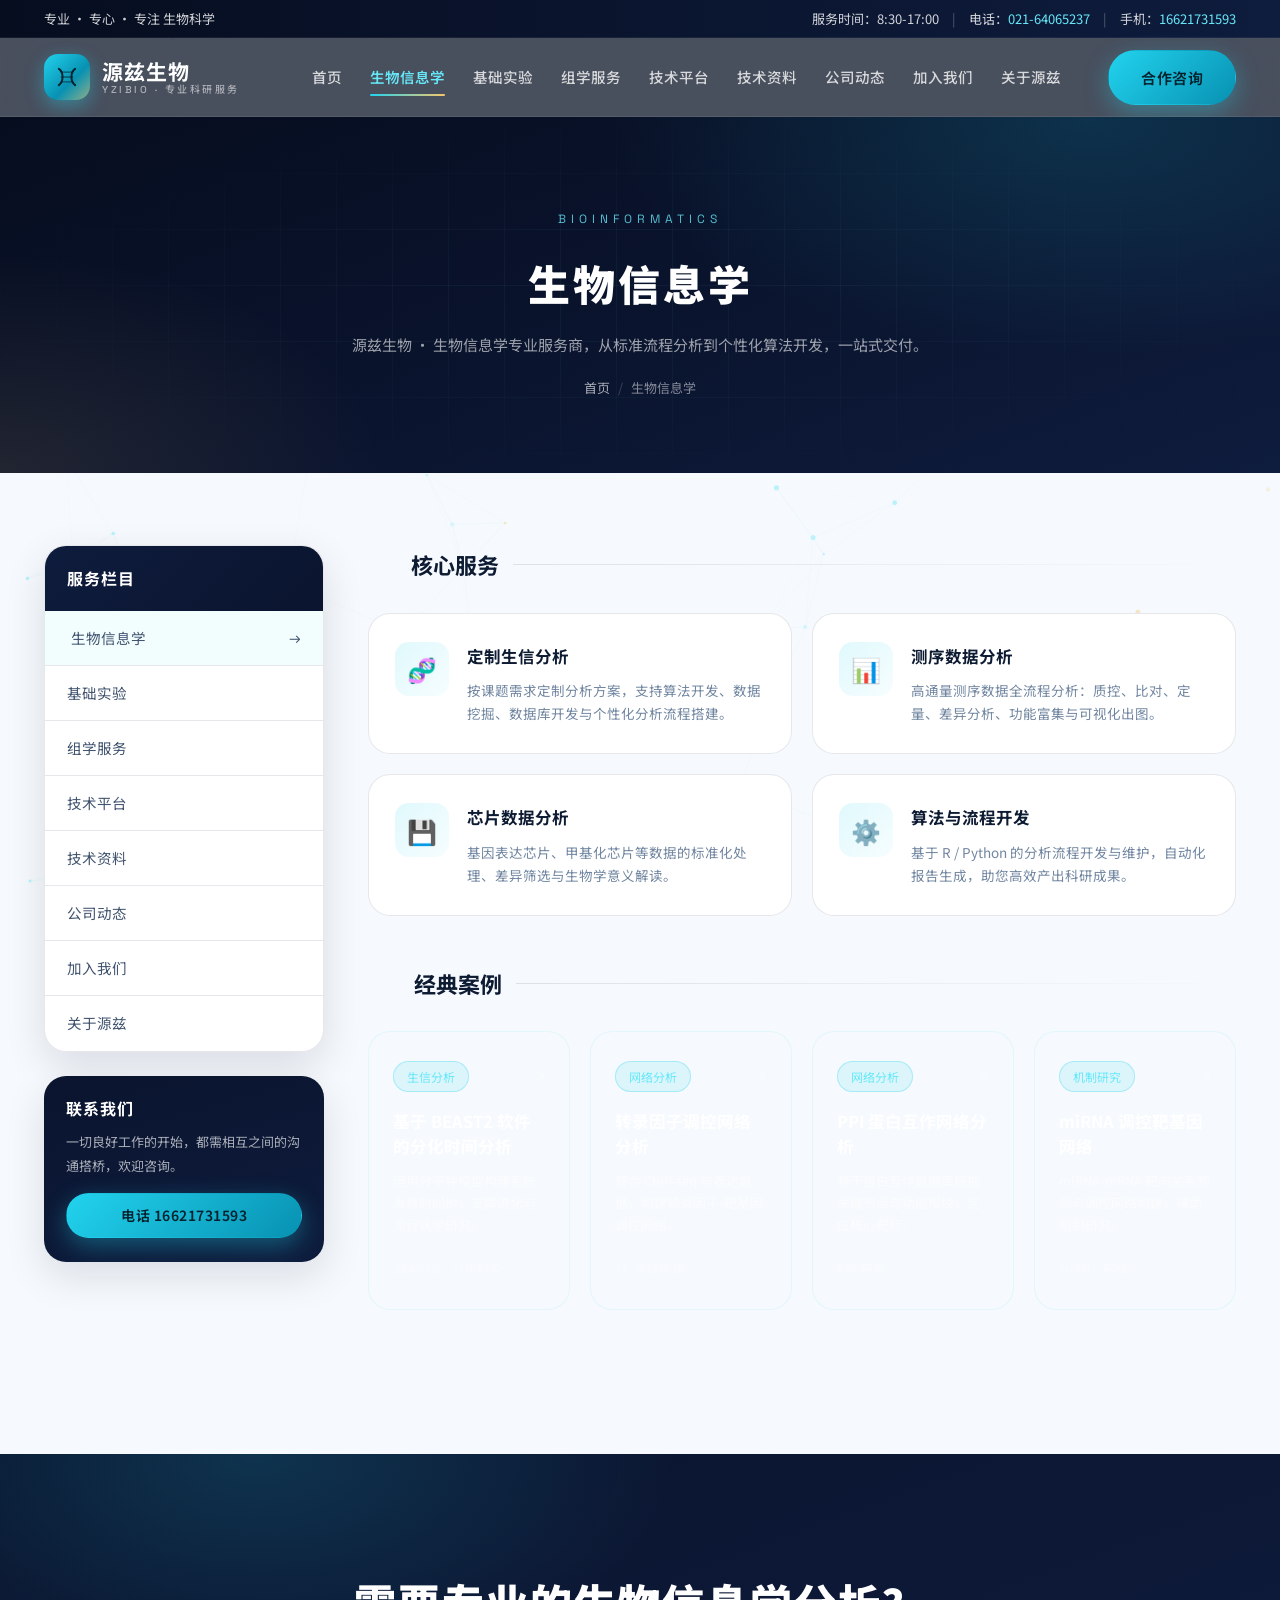
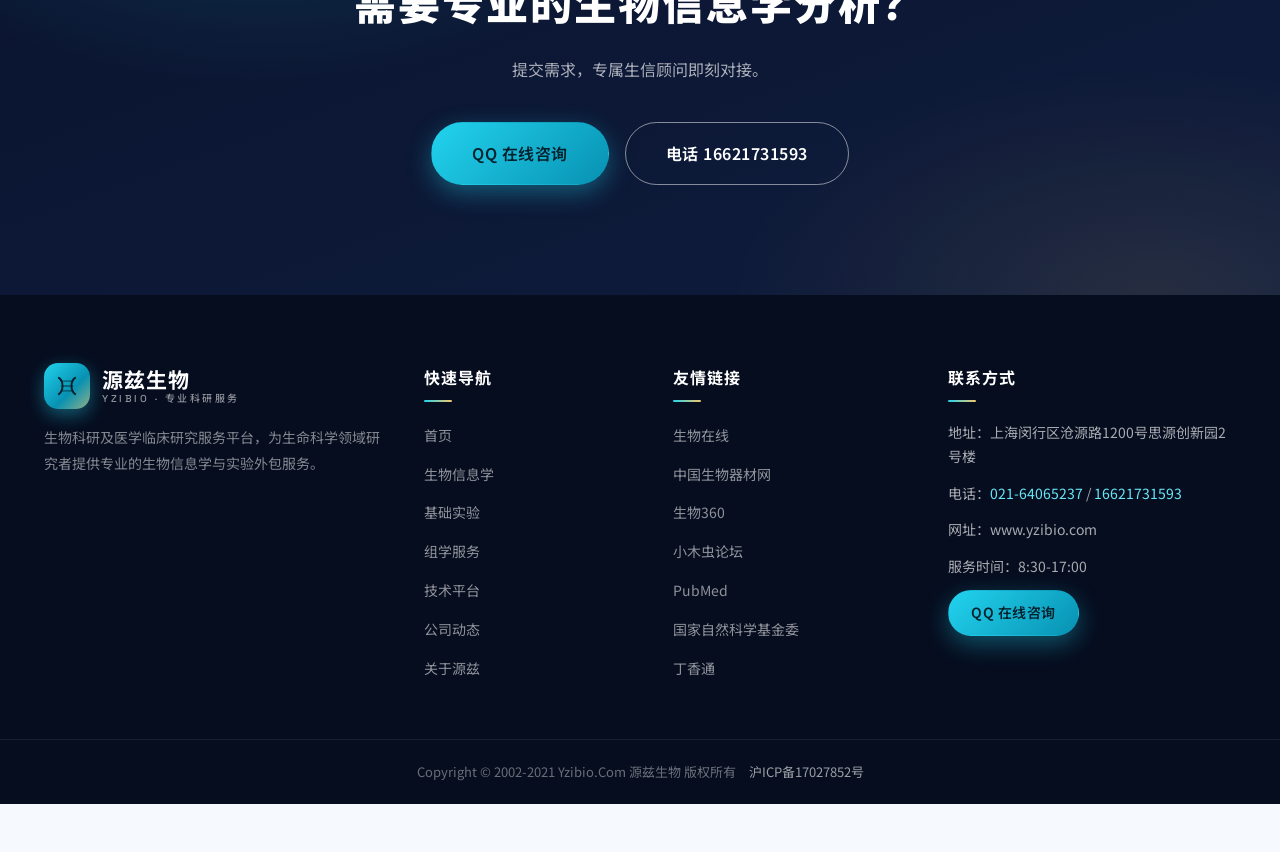
<file: bioinformatics.html>
<!DOCTYPE html>
<html lang="zh-CN">
<head>
  <meta charset="UTF-8">
  <meta name="viewport" content="width=device-width, initial-scale=1.0">
  <meta name="description" content="源兹生物生物信息学服务 —— 定制生信分析、测序数据分析、芯片数据分析，算法开发与数据挖掘。">
  <title>生物信息学 | 源兹生物 YZIBIO</title>
  <link rel="preconnect" href="https://fonts.googleapis.com">
  <link rel="preconnect" href="https://fonts.gstatic.com" crossorigin>
  <link href="https://fonts.googleapis.com/css2?family=Noto+Sans+SC:wght@300;400;500;700;900&family=Space+Grotesk:wght@400;500;700&display=swap" rel="stylesheet">
  <link rel="stylesheet" href="css/style.css">
</head>
<body>

  <!-- 粒子背景画布 -->
  <canvas id="particles" aria-hidden="true"></canvas>

  <!-- 顶部信息条 -->
  <div class="topbar">
    <div class="container topbar-inner">
      <span class="topbar-slogan">专业 · 专心 · 专注 生物科学</span>
      <span class="topbar-contact">
        <span>服务时间：8:30-17:00</span>
        <span class="topbar-sep">|</span>
        <span>电话：<a href="tel:021-64065237">021-64065237</a></span>
        <span class="topbar-sep">|</span>
        <span>手机：<a href="tel:16621731593">16621731593</a></span>
      </span>
    </div>
  </div>

  <!-- 毛玻璃导航 -->
  <header class="header" id="header">
    <div class="container nav-inner">
      <a href="index.html" class="logo">
        <span class="logo-mark">
          <svg viewBox="0 0 32 32" width="26" height="26" fill="none">
            <path d="M6 6c6 4 6 16 0 20" stroke="currentColor" stroke-width="2.4" stroke-linecap="round"/>
            <path d="M26 6c-6 4-6 16 0 20" stroke="currentColor" stroke-width="2.4" stroke-linecap="round"/>
            <path d="M9 10h14M9 16h14M9 22h14" stroke="currentColor" stroke-width="1.6" stroke-linecap="round" opacity=".6"/>
          </svg>
        </span>
        <span class="logo-text">源兹生物<small>YZIBIO · 专业科研服务</small></span>
      </a>
      <nav class="nav" id="nav">
        <a href="index.html" class="nav-link">首页</a>
        <a href="bioinformatics.html" class="nav-link active">生物信息学</a>
        <a href="experiments.html" class="nav-link">基础实验</a>
        <a href="omics.html" class="nav-link">组学服务</a>
        <a href="platform.html" class="nav-link">技术平台</a>
        <a href="resources.html" class="nav-link">技术资料</a>
        <a href="news.html" class="nav-link">公司动态</a>
        <a href="careers.html" class="nav-link">加入我们</a>
        <a href="about.html" class="nav-link">关于源兹</a>
      </nav>
      <a href="careers.html" class="btn btn-primary nav-cta shine">合作咨询</a>
      <button class="nav-toggle" id="navToggle" aria-label="打开菜单">
        <span></span><span></span><span></span>
      </button>
    </div>
  </header>

  <!-- 内页 banner -->
  <section class="page-banner">
    <div class="container">
      <span class="page-en">BIOINFORMATICS</span>
      <h1>生物信息学</h1>
      <p>源兹生物 · 生物信息学专业服务商，从标准流程分析到个性化算法开发，一站式交付。</p>
      <nav class="breadcrumb">
        <a href="index.html">首页</a><span>/</span>生物信息学
      </nav>
    </div>
  </section>

  <!-- 内容区 -->
  <main class="page-main">
    <div class="container page-layout">

      <!-- 侧边导航 -->
      <aside class="page-aside">
        <div class="aside-card">
          <div class="aside-title">服务栏目</div>
          <ul class="aside-links">
            <li><a href="bioinformatics.html" class="active">生物信息学</a></li>
            <li><a href="experiments.html">基础实验</a></li>
            <li><a href="omics.html">组学服务</a></li>
            <li><a href="platform.html">技术平台</a></li>
            <li><a href="resources.html">技术资料</a></li>
            <li><a href="news.html">公司动态</a></li>
            <li><a href="careers.html">加入我们</a></li>
            <li><a href="about.html">关于源兹</a></li>
          </ul>
        </div>
        <div class="aside-card aside-contact">
          <div class="aside-title">联系我们</div>
          <div class="aside-body">
            <p>一切良好工作的开始，都需相互之间的沟通搭桥，欢迎咨询。</p>
            <a href="tel:16621731593" class="btn btn-primary btn-sm shine">电话 16621731593</a>
          </div>
        </div>
      </aside>

      <!-- 主内容 -->
      <div class="page-content">

        <!-- 服务项目 -->
        <section class="cat-block">
          <div class="col-head reveal">
            <span class="col-num">01</span>
            <h2>核心服务</h2>
            <span class="col-line"></span>
          </div>
          <div class="platform-grid">
            <div class="platform-card reveal">
              <span class="platform-icon">🧬</span>
              <div>
                <h3>定制生信分析</h3>
                <p>按课题需求定制分析方案，支持算法开发、数据挖掘、数据库开发与个性化分析流程搭建。</p>
              </div>
            </div>
            <div class="platform-card reveal">
              <span class="platform-icon">📊</span>
              <div>
                <h3>测序数据分析</h3>
                <p>高通量测序数据全流程分析：质控、比对、定量、差异分析、功能富集与可视化出图。</p>
              </div>
            </div>
            <div class="platform-card reveal">
              <span class="platform-icon">💾</span>
              <div>
                <h3>芯片数据分析</h3>
                <p>基因表达芯片、甲基化芯片等数据的标准化处理、差异筛选与生物学意义解读。</p>
              </div>
            </div>
            <div class="platform-card reveal">
              <span class="platform-icon">⚙️</span>
              <div>
                <h3>算法与流程开发</h3>
                <p>基于 R / Python 的分析流程开发与维护，自动化报告生成，助您高效产出科研成果。</p>
              </div>
            </div>
          </div>
        </section>

        <!-- 经典案例 -->
        <section class="cat-block">
          <div class="col-head reveal">
            <span class="col-num">02</span>
            <h2>经典案例</h2>
            <span class="col-line"></span>
          </div>
          <div class="cases-grid">
            <article class="case-card reveal">
              <div class="case-top">
                <span class="case-badge">生信分析</span>
                <span class="case-arrow">↗</span>
              </div>
              <h3>基于 BEAST2 软件的分化时间分析</h3>
              <p>运用分子钟模型构建系统发育时间树，支撑进化与流行病学研究。</p>
              <span class="case-tag">BEAST2 · 分化时间</span>
            </article>
            <article class="case-card reveal">
              <div class="case-top">
                <span class="case-badge">网络分析</span>
                <span class="case-arrow">↗</span>
              </div>
              <h3>转录因子调控网络分析</h3>
              <p>整合 ChIP-seq 与表达数据，构建转录因子-靶基因调控网络。</p>
              <span class="case-tag">TF 调控网络</span>
            </article>
            <article class="case-card reveal">
              <div class="case-top">
                <span class="case-badge">网络分析</span>
                <span class="case-arrow">↗</span>
              </div>
              <h3>PPI 蛋白互作网络分析</h3>
              <p>基于蛋白互作数据库挖掘关键节点与功能模块，定位核心靶标。</p>
              <span class="case-tag">PPI 网络</span>
            </article>
            <article class="case-card reveal">
              <div class="case-top">
                <span class="case-badge">机制研究</span>
                <span class="case-arrow">↗</span>
              </div>
              <h3>miRNA 调控靶基因网络</h3>
              <p>miRNA-mRNA 靶向关系预测与调控网络构建，辅助机制研究。</p>
              <span class="case-tag">miRNA 网络</span>
            </article>
          </div>
        </section>

      </div>
    </div>
  </main>

  <!-- 大 CTA -->
  <section class="cta">
    <div class="container cta-inner">
      <h2 class="reveal">需要专业的生物信息学分析？</h2>
      <p class="reveal">提交需求，专属生信顾问即刻对接。</p>
      <div class="cta-actions reveal">
        <a href="http://wpa.qq.com/msgrd?v=3&uin=2638465605&site=qq&menu=yes" class="btn btn-primary btn-lg shine" target="_blank" rel="noopener">QQ 在线咨询</a>
        <a href="tel:16621731593" class="btn btn-ghost btn-lg">电话 16621731593</a>
      </div>
    </div>
  </section>

  <!-- 页脚 -->
  <footer class="footer" id="contact">
    <div class="container footer-grid">
      <div class="footer-col footer-about">
        <a href="index.html" class="logo logo-light">
          <span class="logo-mark">
            <svg viewBox="0 0 32 32" width="26" height="26" fill="none">
              <path d="M6 6c6 4 6 16 0 20" stroke="currentColor" stroke-width="2.4" stroke-linecap="round"/>
              <path d="M26 6c-6 4-6 16 0 20" stroke="currentColor" stroke-width="2.4" stroke-linecap="round"/>
              <path d="M9 10h14M9 16h14M9 22h14" stroke="currentColor" stroke-width="1.6" stroke-linecap="round" opacity=".6"/>
            </svg>
          </span>
          <span class="logo-text">源兹生物<small>YZIBIO · 专业科研服务</small></span>
        </a>
        <p>生物科研及医学临床研究服务平台，为生命科学领域研究者提供专业的生物信息学与实验外包服务。</p>
      </div>
      <div class="footer-col">
        <h4>快速导航</h4>
        <ul class="footer-links">
          <li><a href="index.html">首页</a></li>
          <li><a href="bioinformatics.html">生物信息学</a></li>
          <li><a href="experiments.html">基础实验</a></li>
          <li><a href="omics.html">组学服务</a></li>
          <li><a href="platform.html">技术平台</a></li>
          <li><a href="news.html">公司动态</a></li>
          <li><a href="about.html">关于源兹</a></li>
        </ul>
      </div>
      <div class="footer-col">
        <h4>友情链接</h4>
        <ul class="footer-links">
          <li><a href="http://www.bioon.com.cn/" target="_blank" rel="noopener">生物在线</a></li>
          <li><a href="http://www.bio-equip.com/" target="_blank" rel="noopener">中国生物器材网</a></li>
          <li><a href="http://www.bio360.net/" target="_blank" rel="noopener">生物360</a></li>
          <li><a href="http://muchong.com/bbs/" target="_blank" rel="noopener">小木虫论坛</a></li>
          <li><a href="https://www.ncbi.nlm.nih.gov/pubmed" target="_blank" rel="noopener">PubMed</a></li>
          <li><a href="http://www.nsfc.gov.cn/" target="_blank" rel="noopener">国家自然科学基金委</a></li>
          <li><a href="https://www.biomart.cn/" target="_blank" rel="noopener">丁香通</a></li>
        </ul>
      </div>
      <div class="footer-col">
        <h4>联系方式</h4>
        <ul class="footer-contact">
          <li>地址：上海闵行区沧源路1200号思源创新园2号楼</li>
          <li>电话：<a href="tel:021-64065237">021-64065237</a> / <a href="tel:16621731593">16621731593</a></li>
          <li>网址：www.yzibio.com</li>
          <li>服务时间：8:30-17:00</li>
        </ul>
        <a href="http://wpa.qq.com/msgrd?v=3&uin=2638465605&site=qq&menu=yes" class="btn btn-primary btn-sm shine" target="_blank" rel="noopener">QQ 在线咨询</a>
      </div>
    </div>
    <div class="footer-bottom">
      <div class="container">
        <p>Copyright &copy; 2002-2021 Yzibio.Com 源兹生物 版权所有　<a href="http://beian.miit.gov.cn" target="_blank" rel="noopener">沪ICP备17027852号</a></p>
      </div>
    </div>
  </footer>

  <button class="back-top" id="backTop" aria-label="返回顶部">↑</button>

  <script src="js/main.js"></script>
</body>
</html>
</file>
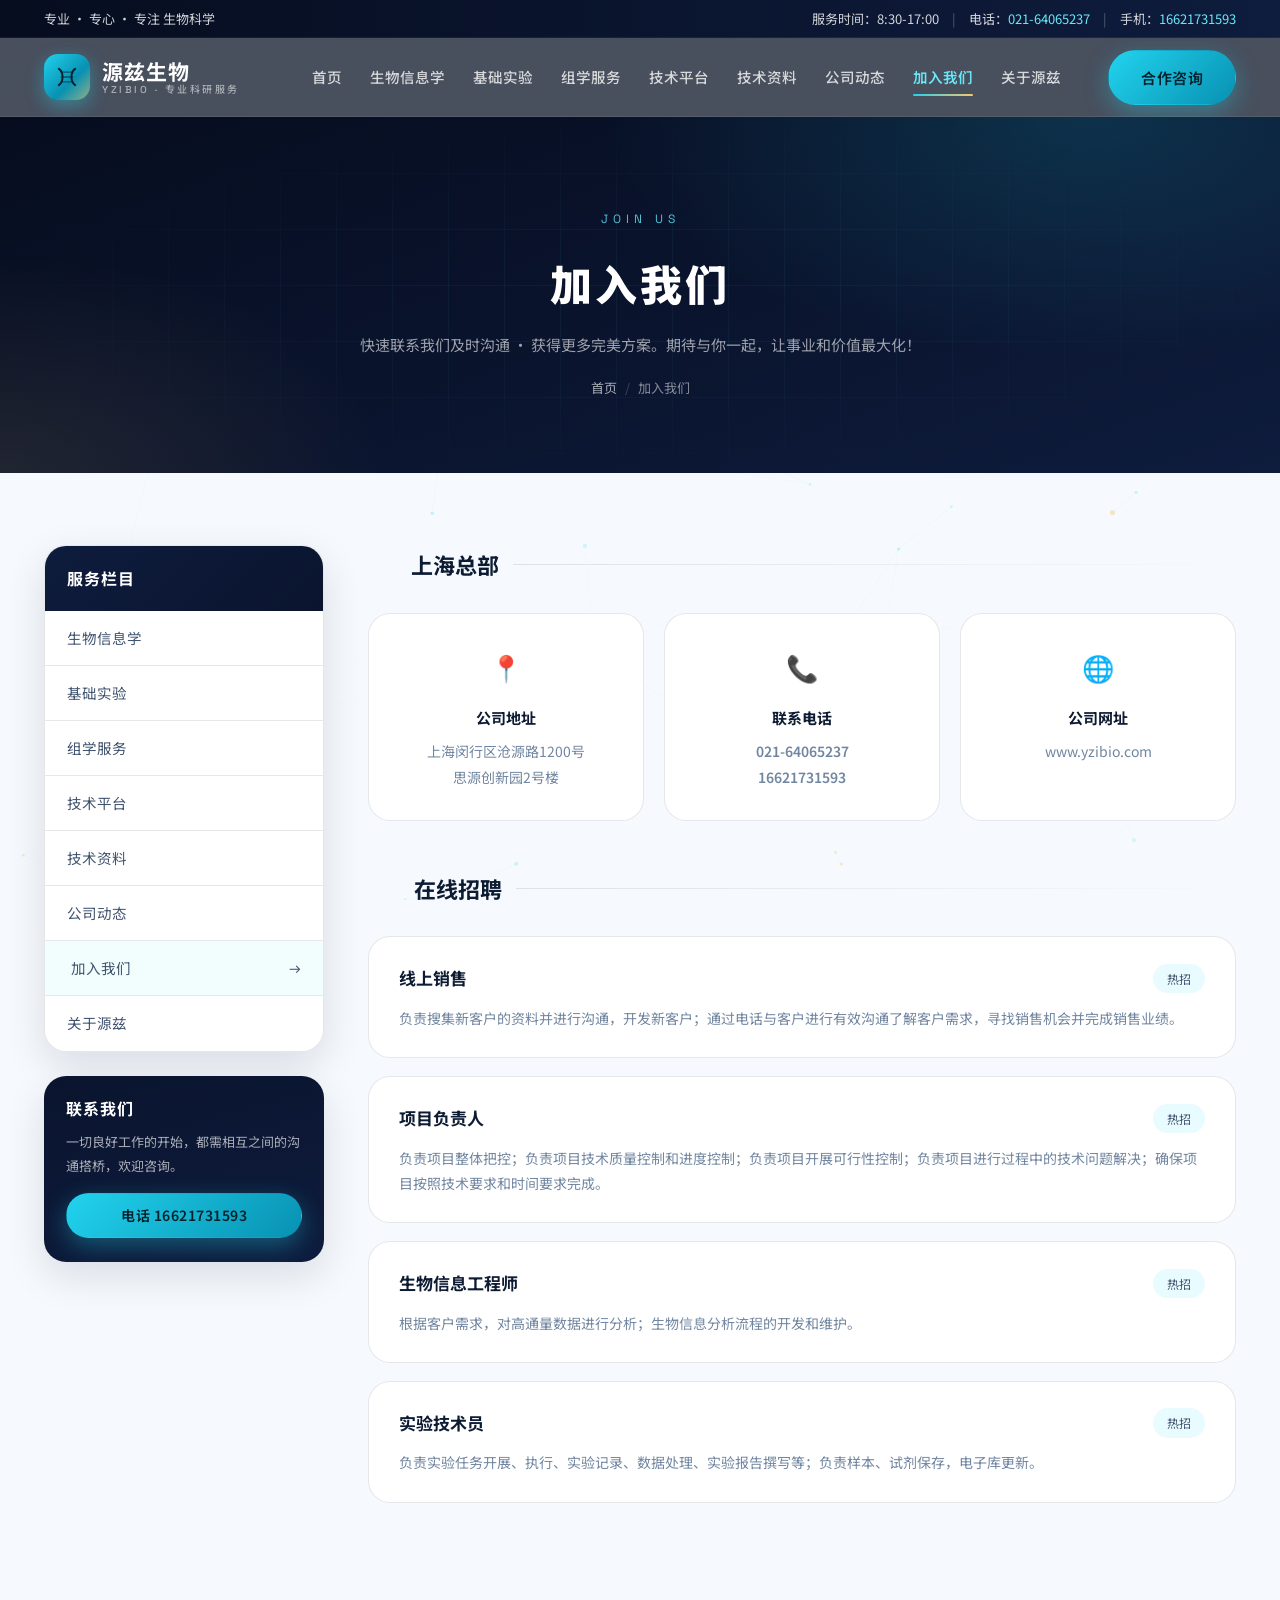
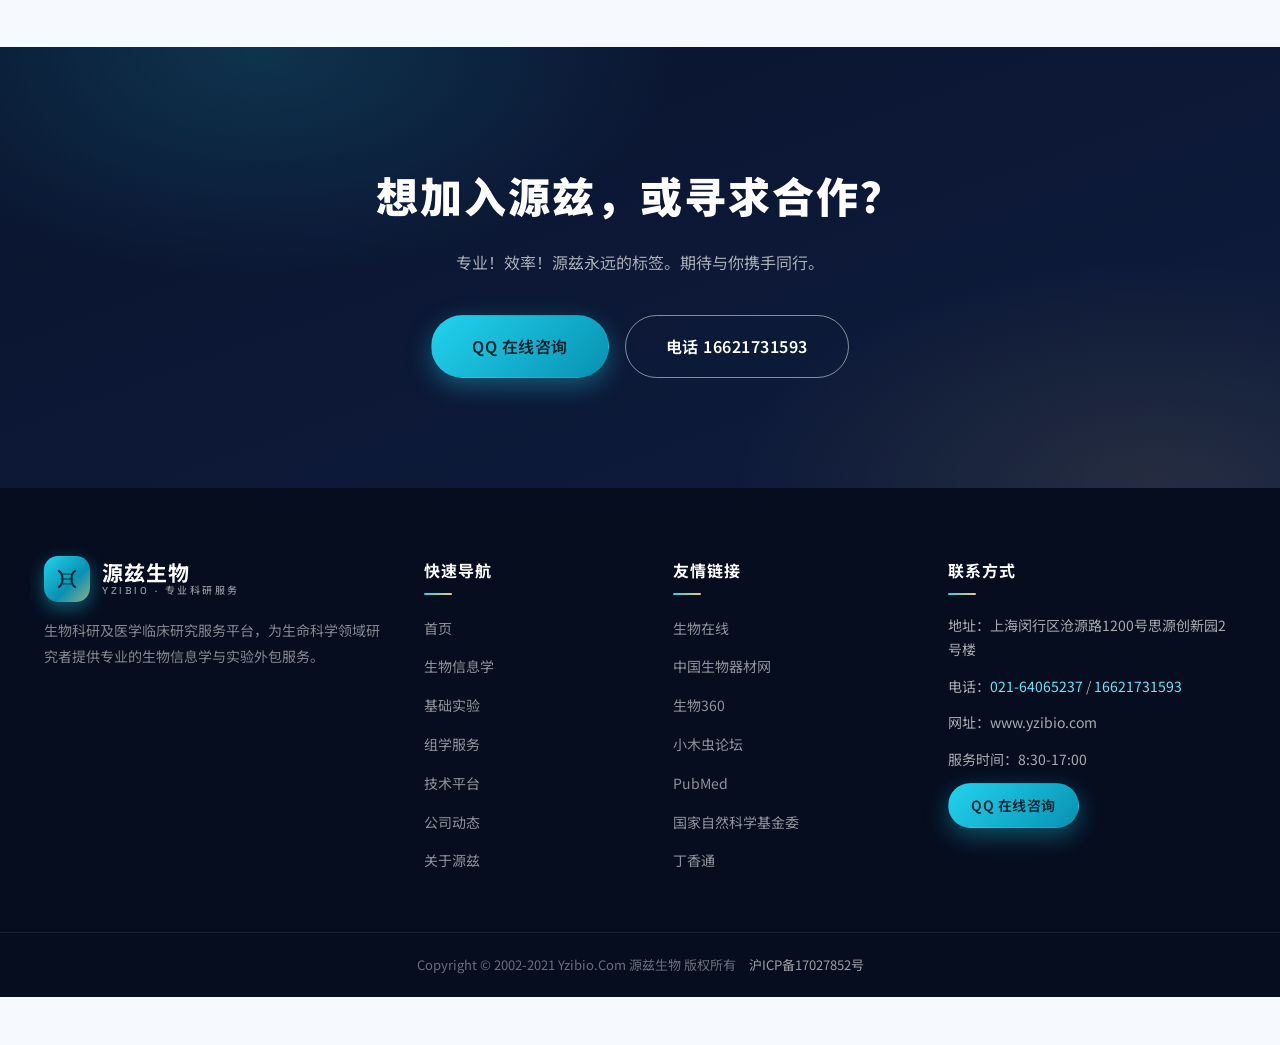
<file: careers.html>
<!DOCTYPE html>
<html lang="zh-CN">
<head>
  <meta charset="UTF-8">
  <meta name="viewport" content="width=device-width, initial-scale=1.0">
  <meta name="description" content="源兹生物加入我们 —— 快速联系我们及时沟通，获得更多完美方案，招聘线上销售、项目负责人、生物信息工程师、实验技术员。">
  <title>加入我们 | 源兹生物 YZIBIO</title>
  <link rel="preconnect" href="https://fonts.googleapis.com">
  <link rel="preconnect" href="https://fonts.gstatic.com" crossorigin>
  <link href="https://fonts.googleapis.com/css2?family=Noto+Sans+SC:wght@300;400;500;700;900&family=Space+Grotesk:wght@400;500;700&display=swap" rel="stylesheet">
  <link rel="stylesheet" href="css/style.css">
</head>
<body>

  <!-- 粒子背景画布 -->
  <canvas id="particles" aria-hidden="true"></canvas>

  <!-- 顶部信息条 -->
  <div class="topbar">
    <div class="container topbar-inner">
      <span class="topbar-slogan">专业 · 专心 · 专注 生物科学</span>
      <span class="topbar-contact">
        <span>服务时间：8:30-17:00</span>
        <span class="topbar-sep">|</span>
        <span>电话：<a href="tel:021-64065237">021-64065237</a></span>
        <span class="topbar-sep">|</span>
        <span>手机：<a href="tel:16621731593">16621731593</a></span>
      </span>
    </div>
  </div>

  <!-- 毛玻璃导航 -->
  <header class="header" id="header">
    <div class="container nav-inner">
      <a href="index.html" class="logo">
        <span class="logo-mark">
          <svg viewBox="0 0 32 32" width="26" height="26" fill="none">
            <path d="M6 6c6 4 6 16 0 20" stroke="currentColor" stroke-width="2.4" stroke-linecap="round"/>
            <path d="M26 6c-6 4-6 16 0 20" stroke="currentColor" stroke-width="2.4" stroke-linecap="round"/>
            <path d="M9 10h14M9 16h14M9 22h14" stroke="currentColor" stroke-width="1.6" stroke-linecap="round" opacity=".6"/>
          </svg>
        </span>
        <span class="logo-text">源兹生物<small>YZIBIO · 专业科研服务</small></span>
      </a>
      <nav class="nav" id="nav">
        <a href="index.html" class="nav-link">首页</a>
        <a href="bioinformatics.html" class="nav-link">生物信息学</a>
        <a href="experiments.html" class="nav-link">基础实验</a>
        <a href="omics.html" class="nav-link">组学服务</a>
        <a href="platform.html" class="nav-link">技术平台</a>
        <a href="resources.html" class="nav-link">技术资料</a>
        <a href="news.html" class="nav-link">公司动态</a>
        <a href="careers.html" class="nav-link active">加入我们</a>
        <a href="about.html" class="nav-link">关于源兹</a>
      </nav>
      <a href="careers.html" class="btn btn-primary nav-cta shine">合作咨询</a>
      <button class="nav-toggle" id="navToggle" aria-label="打开菜单">
        <span></span><span></span><span></span>
      </button>
    </div>
  </header>

  <!-- 内页 banner -->
  <section class="page-banner">
    <div class="container">
      <span class="page-en">JOIN US</span>
      <h1>加入我们</h1>
      <p>快速联系我们及时沟通 · 获得更多完美方案。期待与你一起，让事业和价值最大化！</p>
      <nav class="breadcrumb">
        <a href="index.html">首页</a><span>/</span>加入我们
      </nav>
    </div>
  </section>

  <!-- 内容区 -->
  <main class="page-main">
    <div class="container page-layout">

      <!-- 侧边导航 -->
      <aside class="page-aside">
        <div class="aside-card">
          <div class="aside-title">服务栏目</div>
          <ul class="aside-links">
            <li><a href="bioinformatics.html">生物信息学</a></li>
            <li><a href="experiments.html">基础实验</a></li>
            <li><a href="omics.html">组学服务</a></li>
            <li><a href="platform.html">技术平台</a></li>
            <li><a href="resources.html">技术资料</a></li>
            <li><a href="news.html">公司动态</a></li>
            <li><a href="careers.html" class="active">加入我们</a></li>
            <li><a href="about.html">关于源兹</a></li>
          </ul>
        </div>
        <div class="aside-card aside-contact">
          <div class="aside-title">联系我们</div>
          <div class="aside-body">
            <p>一切良好工作的开始，都需相互之间的沟通搭桥，欢迎咨询。</p>
            <a href="tel:16621731593" class="btn btn-primary btn-sm shine">电话 16621731593</a>
          </div>
        </div>
      </aside>

      <!-- 主内容 -->
      <div class="page-content">

        <!-- 联系方式 -->
        <section class="cat-block">
          <div class="col-head reveal">
            <span class="col-num">01</span>
            <h2>上海总部</h2>
            <span class="col-line"></span>
          </div>
          <div class="contact-cards">
            <div class="contact-card reveal">
              <div class="cc-icon">📍</div>
              <h3>公司地址</h3>
              <p>上海闵行区沧源路1200号<br>思源创新园2号楼</p>
            </div>
            <div class="contact-card reveal">
              <div class="cc-icon">📞</div>
              <h3>联系电话</h3>
              <p><a href="tel:021-64065237">021-64065237</a><br><a href="tel:16621731593">16621731593</a></p>
            </div>
            <div class="contact-card reveal">
              <div class="cc-icon">🌐</div>
              <h3>公司网址</h3>
              <p>www.yzibio.com</p>
            </div>
          </div>
        </section>

        <!-- 在线招聘 -->
        <section class="cat-block">
          <div class="col-head reveal">
            <span class="col-num">02</span>
            <h2>在线招聘</h2>
            <span class="col-line"></span>
          </div>
          <div class="job-list">
            <div class="job-card reveal">
              <div class="job-top">
                <h3>线上销售</h3>
                <span class="job-badge">热招</span>
              </div>
              <p>负责搜集新客户的资料并进行沟通，开发新客户；通过电话与客户进行有效沟通了解客户需求，寻找销售机会并完成销售业绩。</p>
            </div>
            <div class="job-card reveal">
              <div class="job-top">
                <h3>项目负责人</h3>
                <span class="job-badge">热招</span>
              </div>
              <p>负责项目整体把控；负责项目技术质量控制和进度控制；负责项目开展可行性控制；负责项目进行过程中的技术问题解决；确保项目按照技术要求和时间要求完成。</p>
            </div>
            <div class="job-card reveal">
              <div class="job-top">
                <h3>生物信息工程师</h3>
                <span class="job-badge">热招</span>
              </div>
              <p>根据客户需求，对高通量数据进行分析；生物信息分析流程的开发和维护。</p>
            </div>
            <div class="job-card reveal">
              <div class="job-top">
                <h3>实验技术员</h3>
                <span class="job-badge">热招</span>
              </div>
              <p>负责实验任务开展、执行、实验记录、数据处理、实验报告撰写等；负责样本、试剂保存，电子库更新。</p>
            </div>
          </div>
        </section>

      </div>
    </div>
  </main>

  <!-- 大 CTA -->
  <section class="cta">
    <div class="container cta-inner">
      <h2 class="reveal">想加入源兹，或寻求合作？</h2>
      <p class="reveal">专业！效率！源兹永远的标签。期待与你携手同行。</p>
      <div class="cta-actions reveal">
        <a href="http://wpa.qq.com/msgrd?v=3&uin=2638465605&site=qq&menu=yes" class="btn btn-primary btn-lg shine" target="_blank" rel="noopener">QQ 在线咨询</a>
        <a href="tel:16621731593" class="btn btn-ghost btn-lg">电话 16621731593</a>
      </div>
    </div>
  </section>

  <!-- 页脚 -->
  <footer class="footer" id="contact">
    <div class="container footer-grid">
      <div class="footer-col footer-about">
        <a href="index.html" class="logo logo-light">
          <span class="logo-mark">
            <svg viewBox="0 0 32 32" width="26" height="26" fill="none">
              <path d="M6 6c6 4 6 16 0 20" stroke="currentColor" stroke-width="2.4" stroke-linecap="round"/>
              <path d="M26 6c-6 4-6 16 0 20" stroke="currentColor" stroke-width="2.4" stroke-linecap="round"/>
              <path d="M9 10h14M9 16h14M9 22h14" stroke="currentColor" stroke-width="1.6" stroke-linecap="round" opacity=".6"/>
            </svg>
          </span>
          <span class="logo-text">源兹生物<small>YZIBIO · 专业科研服务</small></span>
        </a>
        <p>生物科研及医学临床研究服务平台，为生命科学领域研究者提供专业的生物信息学与实验外包服务。</p>
      </div>
      <div class="footer-col">
        <h4>快速导航</h4>
        <ul class="footer-links">
          <li><a href="index.html">首页</a></li>
          <li><a href="bioinformatics.html">生物信息学</a></li>
          <li><a href="experiments.html">基础实验</a></li>
          <li><a href="omics.html">组学服务</a></li>
          <li><a href="platform.html">技术平台</a></li>
          <li><a href="news.html">公司动态</a></li>
          <li><a href="about.html">关于源兹</a></li>
        </ul>
      </div>
      <div class="footer-col">
        <h4>友情链接</h4>
        <ul class="footer-links">
          <li><a href="http://www.bioon.com.cn/" target="_blank" rel="noopener">生物在线</a></li>
          <li><a href="http://www.bio-equip.com/" target="_blank" rel="noopener">中国生物器材网</a></li>
          <li><a href="http://www.bio360.net/" target="_blank" rel="noopener">生物360</a></li>
          <li><a href="http://muchong.com/bbs/" target="_blank" rel="noopener">小木虫论坛</a></li>
          <li><a href="https://www.ncbi.nlm.nih.gov/pubmed" target="_blank" rel="noopener">PubMed</a></li>
          <li><a href="http://www.nsfc.gov.cn/" target="_blank" rel="noopener">国家自然科学基金委</a></li>
          <li><a href="https://www.biomart.cn/" target="_blank" rel="noopener">丁香通</a></li>
        </ul>
      </div>
      <div class="footer-col">
        <h4>联系方式</h4>
        <ul class="footer-contact">
          <li>地址：上海闵行区沧源路1200号思源创新园2号楼</li>
          <li>电话：<a href="tel:021-64065237">021-64065237</a> / <a href="tel:16621731593">16621731593</a></li>
          <li>网址：www.yzibio.com</li>
          <li>服务时间：8:30-17:00</li>
        </ul>
        <a href="http://wpa.qq.com/msgrd?v=3&uin=2638465605&site=qq&menu=yes" class="btn btn-primary btn-sm shine" target="_blank" rel="noopener">QQ 在线咨询</a>
      </div>
    </div>
    <div class="footer-bottom">
      <div class="container">
        <p>Copyright &copy; 2002-2021 Yzibio.Com 源兹生物 版权所有　<a href="http://beian.miit.gov.cn" target="_blank" rel="noopener">沪ICP备17027852号</a></p>
      </div>
    </div>
  </footer>

  <button class="back-top" id="backTop" aria-label="返回顶部">↑</button>

  <script src="js/main.js"></script>
</body>
</html>
</file>
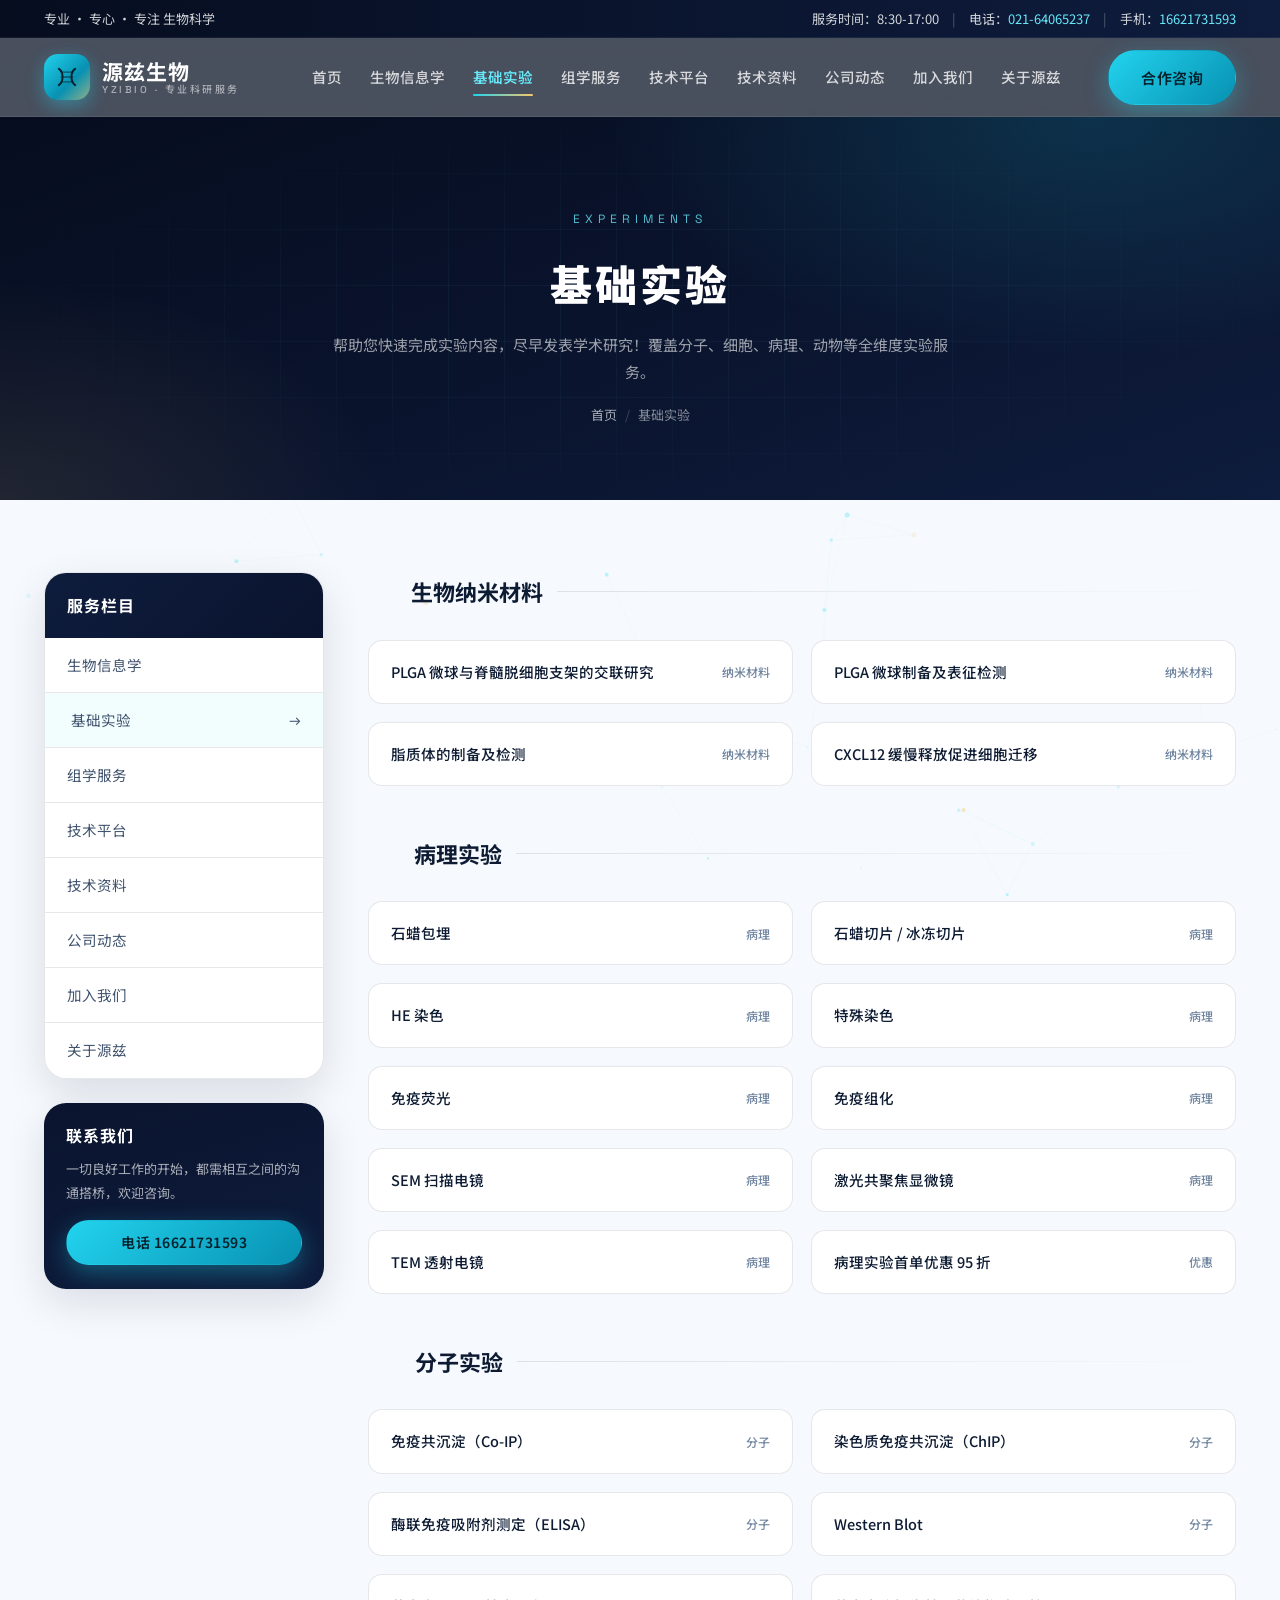
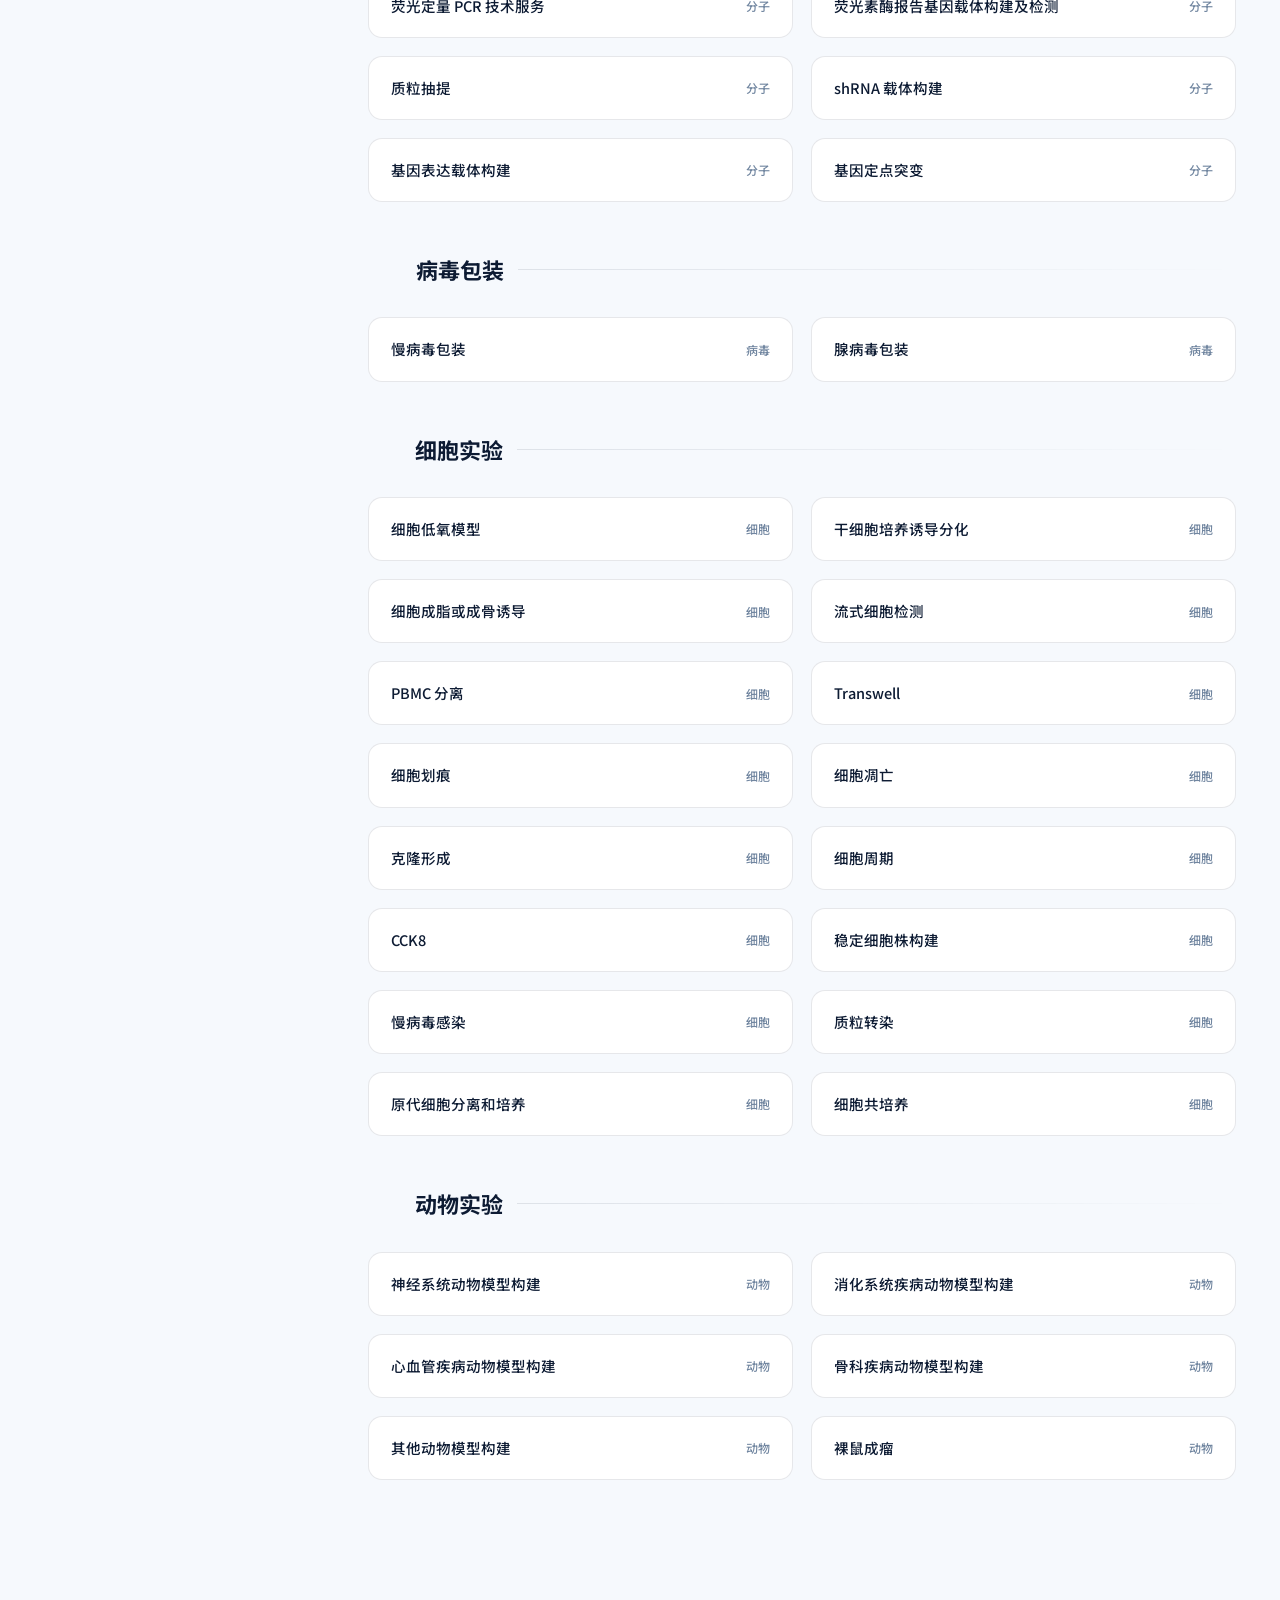
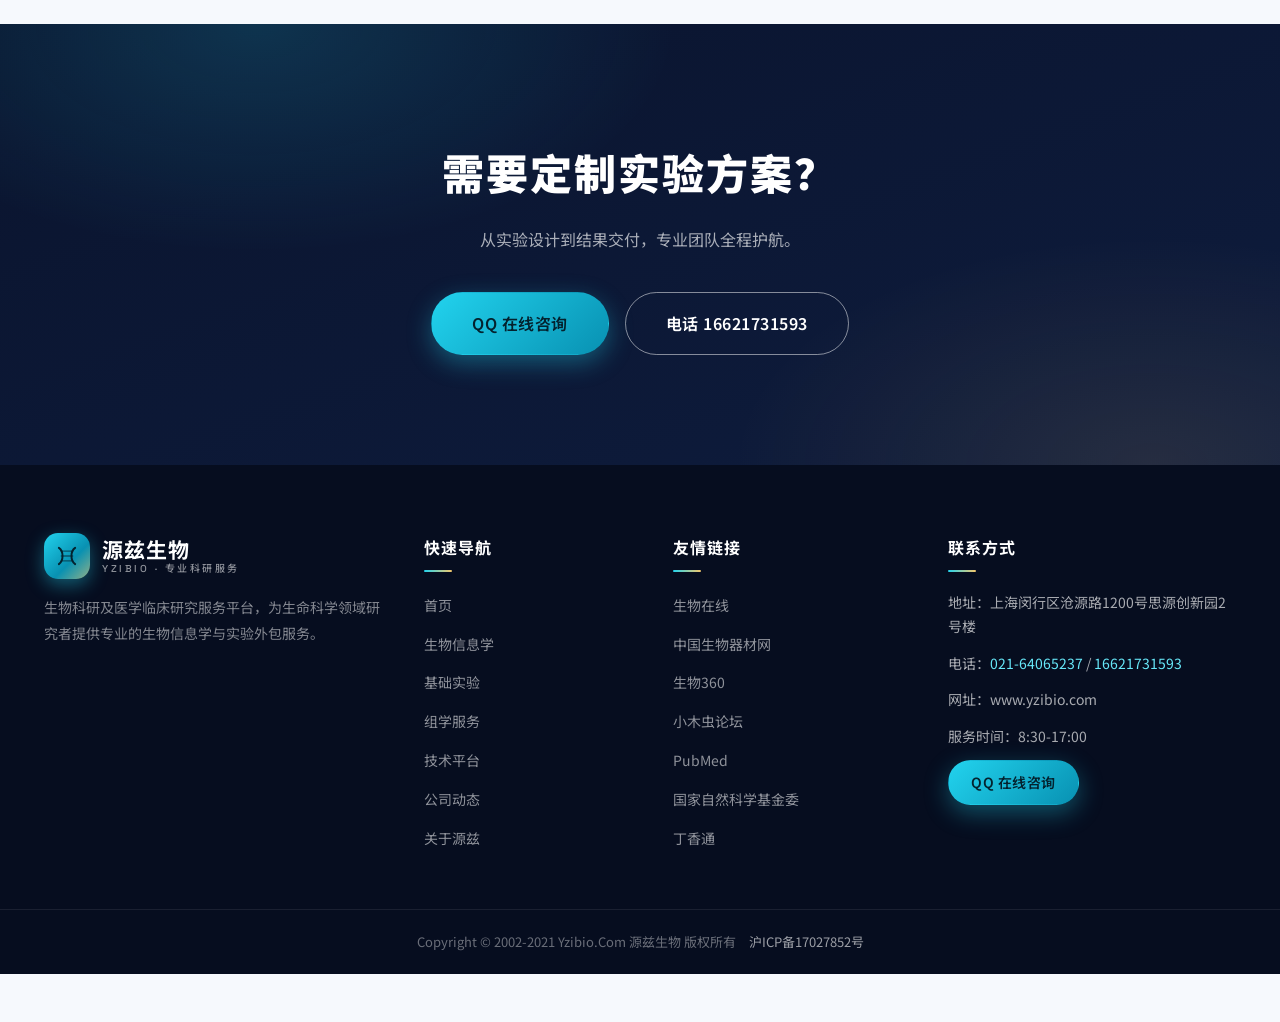
<file: experiments.html>
<!DOCTYPE html>
<html lang="zh-CN">
<head>
  <meta charset="UTF-8">
  <meta name="viewport" content="width=device-width, initial-scale=1.0">
  <meta name="description" content="源兹生物基础实验服务 —— 分子实验、细胞实验、病理实验、动物实验、病毒包装、生物纳米材料，帮助您快速完成实验内容。">
  <title>基础实验 | 源兹生物 YZIBIO</title>
  <link rel="preconnect" href="https://fonts.googleapis.com">
  <link rel="preconnect" href="https://fonts.gstatic.com" crossorigin>
  <link href="https://fonts.googleapis.com/css2?family=Noto+Sans+SC:wght@300;400;500;700;900&family=Space+Grotesk:wght@400;500;700&display=swap" rel="stylesheet">
  <link rel="stylesheet" href="css/style.css">
</head>
<body>

  <!-- 粒子背景画布 -->
  <canvas id="particles" aria-hidden="true"></canvas>

  <!-- 顶部信息条 -->
  <div class="topbar">
    <div class="container topbar-inner">
      <span class="topbar-slogan">专业 · 专心 · 专注 生物科学</span>
      <span class="topbar-contact">
        <span>服务时间：8:30-17:00</span>
        <span class="topbar-sep">|</span>
        <span>电话：<a href="tel:021-64065237">021-64065237</a></span>
        <span class="topbar-sep">|</span>
        <span>手机：<a href="tel:16621731593">16621731593</a></span>
      </span>
    </div>
  </div>

  <!-- 毛玻璃导航 -->
  <header class="header" id="header">
    <div class="container nav-inner">
      <a href="index.html" class="logo">
        <span class="logo-mark">
          <svg viewBox="0 0 32 32" width="26" height="26" fill="none">
            <path d="M6 6c6 4 6 16 0 20" stroke="currentColor" stroke-width="2.4" stroke-linecap="round"/>
            <path d="M26 6c-6 4-6 16 0 20" stroke="currentColor" stroke-width="2.4" stroke-linecap="round"/>
            <path d="M9 10h14M9 16h14M9 22h14" stroke="currentColor" stroke-width="1.6" stroke-linecap="round" opacity=".6"/>
          </svg>
        </span>
        <span class="logo-text">源兹生物<small>YZIBIO · 专业科研服务</small></span>
      </a>
      <nav class="nav" id="nav">
        <a href="index.html" class="nav-link">首页</a>
        <a href="bioinformatics.html" class="nav-link">生物信息学</a>
        <a href="experiments.html" class="nav-link active">基础实验</a>
        <a href="omics.html" class="nav-link">组学服务</a>
        <a href="platform.html" class="nav-link">技术平台</a>
        <a href="resources.html" class="nav-link">技术资料</a>
        <a href="news.html" class="nav-link">公司动态</a>
        <a href="careers.html" class="nav-link">加入我们</a>
        <a href="about.html" class="nav-link">关于源兹</a>
      </nav>
      <a href="careers.html" class="btn btn-primary nav-cta shine">合作咨询</a>
      <button class="nav-toggle" id="navToggle" aria-label="打开菜单">
        <span></span><span></span><span></span>
      </button>
    </div>
  </header>

  <!-- 内页 banner -->
  <section class="page-banner">
    <div class="container">
      <span class="page-en">EXPERIMENTS</span>
      <h1>基础实验</h1>
      <p>帮助您快速完成实验内容，尽早发表学术研究！覆盖分子、细胞、病理、动物等全维度实验服务。</p>
      <nav class="breadcrumb">
        <a href="index.html">首页</a><span>/</span>基础实验
      </nav>
    </div>
  </section>

  <!-- 内容区 -->
  <main class="page-main">
    <div class="container page-layout">

      <!-- 侧边导航 -->
      <aside class="page-aside">
        <div class="aside-card">
          <div class="aside-title">服务栏目</div>
          <ul class="aside-links">
            <li><a href="bioinformatics.html">生物信息学</a></li>
            <li><a href="experiments.html" class="active">基础实验</a></li>
            <li><a href="omics.html">组学服务</a></li>
            <li><a href="platform.html">技术平台</a></li>
            <li><a href="resources.html">技术资料</a></li>
            <li><a href="news.html">公司动态</a></li>
            <li><a href="careers.html">加入我们</a></li>
            <li><a href="about.html">关于源兹</a></li>
          </ul>
        </div>
        <div class="aside-card aside-contact">
          <div class="aside-title">联系我们</div>
          <div class="aside-body">
            <p>一切良好工作的开始，都需相互之间的沟通搭桥，欢迎咨询。</p>
            <a href="tel:16621731593" class="btn btn-primary btn-sm shine">电话 16621731593</a>
          </div>
        </div>
      </aside>

      <!-- 主内容 -->
      <div class="page-content">

        <!-- 生物纳米材料 -->
        <section class="cat-block">
          <div class="col-head reveal">
            <span class="col-num">01</span>
            <h2>生物纳米材料</h2>
            <span class="col-line"></span>
          </div>
          <div class="service-list">
            <div class="svc reveal">PLGA 微球与脊髓脱细胞支架的交联研究<span>纳米材料</span></div>
            <div class="svc reveal">PLGA 微球制备及表征检测<span>纳米材料</span></div>
            <div class="svc reveal">脂质体的制备及检测<span>纳米材料</span></div>
            <div class="svc reveal">CXCL12 缓慢释放促进细胞迁移<span>纳米材料</span></div>
          </div>
        </section>

        <!-- 病理实验 -->
        <section class="cat-block">
          <div class="col-head reveal">
            <span class="col-num">02</span>
            <h2>病理实验</h2>
            <span class="col-line"></span>
          </div>
          <div class="service-list">
            <div class="svc reveal">石蜡包埋<span>病理</span></div>
            <div class="svc reveal">石蜡切片 / 冰冻切片<span>病理</span></div>
            <div class="svc reveal">HE 染色<span>病理</span></div>
            <div class="svc reveal">特殊染色<span>病理</span></div>
            <div class="svc reveal">免疫荧光<span>病理</span></div>
            <div class="svc reveal">免疫组化<span>病理</span></div>
            <div class="svc reveal">SEM 扫描电镜<span>病理</span></div>
            <div class="svc reveal">激光共聚焦显微镜<span>病理</span></div>
            <div class="svc reveal">TEM 透射电镜<span>病理</span></div>
            <div class="svc reveal">病理实验首单优惠 95 折<span>优惠</span></div>
          </div>
        </section>

        <!-- 分子实验 -->
        <section class="cat-block">
          <div class="col-head reveal">
            <span class="col-num">03</span>
            <h2>分子实验</h2>
            <span class="col-line"></span>
          </div>
          <div class="service-list">
            <div class="svc reveal">免疫共沉淀（Co-IP）<span>分子</span></div>
            <div class="svc reveal">染色质免疫共沉淀（ChIP）<span>分子</span></div>
            <div class="svc reveal">酶联免疫吸附剂测定（ELISA）<span>分子</span></div>
            <div class="svc reveal">Western Blot<span>分子</span></div>
            <div class="svc reveal">荧光定量 PCR 技术服务<span>分子</span></div>
            <div class="svc reveal">荧光素酶报告基因载体构建及检测<span>分子</span></div>
            <div class="svc reveal">质粒抽提<span>分子</span></div>
            <div class="svc reveal">shRNA 载体构建<span>分子</span></div>
            <div class="svc reveal">基因表达载体构建<span>分子</span></div>
            <div class="svc reveal">基因定点突变<span>分子</span></div>
          </div>
        </section>

        <!-- 病毒包装 -->
        <section class="cat-block">
          <div class="col-head reveal">
            <span class="col-num">04</span>
            <h2>病毒包装</h2>
            <span class="col-line"></span>
          </div>
          <div class="service-list">
            <div class="svc reveal">慢病毒包装<span>病毒</span></div>
            <div class="svc reveal">腺病毒包装<span>病毒</span></div>
          </div>
        </section>

        <!-- 细胞实验 -->
        <section class="cat-block">
          <div class="col-head reveal">
            <span class="col-num">05</span>
            <h2>细胞实验</h2>
            <span class="col-line"></span>
          </div>
          <div class="service-list">
            <div class="svc reveal">细胞低氧模型<span>细胞</span></div>
            <div class="svc reveal">干细胞培养诱导分化<span>细胞</span></div>
            <div class="svc reveal">细胞成脂或成骨诱导<span>细胞</span></div>
            <div class="svc reveal">流式细胞检测<span>细胞</span></div>
            <div class="svc reveal">PBMC 分离<span>细胞</span></div>
            <div class="svc reveal">Transwell<span>细胞</span></div>
            <div class="svc reveal">细胞划痕<span>细胞</span></div>
            <div class="svc reveal">细胞凋亡<span>细胞</span></div>
            <div class="svc reveal">克隆形成<span>细胞</span></div>
            <div class="svc reveal">细胞周期<span>细胞</span></div>
            <div class="svc reveal">CCK8<span>细胞</span></div>
            <div class="svc reveal">稳定细胞株构建<span>细胞</span></div>
            <div class="svc reveal">慢病毒感染<span>细胞</span></div>
            <div class="svc reveal">质粒转染<span>细胞</span></div>
            <div class="svc reveal">原代细胞分离和培养<span>细胞</span></div>
            <div class="svc reveal">细胞共培养<span>细胞</span></div>
          </div>
        </section>

        <!-- 动物实验 -->
        <section class="cat-block">
          <div class="col-head reveal">
            <span class="col-num">06</span>
            <h2>动物实验</h2>
            <span class="col-line"></span>
          </div>
          <div class="service-list">
            <div class="svc reveal">神经系统动物模型构建<span>动物</span></div>
            <div class="svc reveal">消化系统疾病动物模型构建<span>动物</span></div>
            <div class="svc reveal">心血管疾病动物模型构建<span>动物</span></div>
            <div class="svc reveal">骨科疾病动物模型构建<span>动物</span></div>
            <div class="svc reveal">其他动物模型构建<span>动物</span></div>
            <div class="svc reveal">裸鼠成瘤<span>动物</span></div>
          </div>
        </section>

      </div>
    </div>
  </main>

  <!-- 大 CTA -->
  <section class="cta">
    <div class="container cta-inner">
      <h2 class="reveal">需要定制实验方案？</h2>
      <p class="reveal">从实验设计到结果交付，专业团队全程护航。</p>
      <div class="cta-actions reveal">
        <a href="http://wpa.qq.com/msgrd?v=3&uin=2638465605&site=qq&menu=yes" class="btn btn-primary btn-lg shine" target="_blank" rel="noopener">QQ 在线咨询</a>
        <a href="tel:16621731593" class="btn btn-ghost btn-lg">电话 16621731593</a>
      </div>
    </div>
  </section>

  <!-- 页脚 -->
  <footer class="footer" id="contact">
    <div class="container footer-grid">
      <div class="footer-col footer-about">
        <a href="index.html" class="logo logo-light">
          <span class="logo-mark">
            <svg viewBox="0 0 32 32" width="26" height="26" fill="none">
              <path d="M6 6c6 4 6 16 0 20" stroke="currentColor" stroke-width="2.4" stroke-linecap="round"/>
              <path d="M26 6c-6 4-6 16 0 20" stroke="currentColor" stroke-width="2.4" stroke-linecap="round"/>
              <path d="M9 10h14M9 16h14M9 22h14" stroke="currentColor" stroke-width="1.6" stroke-linecap="round" opacity=".6"/>
            </svg>
          </span>
          <span class="logo-text">源兹生物<small>YZIBIO · 专业科研服务</small></span>
        </a>
        <p>生物科研及医学临床研究服务平台，为生命科学领域研究者提供专业的生物信息学与实验外包服务。</p>
      </div>
      <div class="footer-col">
        <h4>快速导航</h4>
        <ul class="footer-links">
          <li><a href="index.html">首页</a></li>
          <li><a href="bioinformatics.html">生物信息学</a></li>
          <li><a href="experiments.html">基础实验</a></li>
          <li><a href="omics.html">组学服务</a></li>
          <li><a href="platform.html">技术平台</a></li>
          <li><a href="news.html">公司动态</a></li>
          <li><a href="about.html">关于源兹</a></li>
        </ul>
      </div>
      <div class="footer-col">
        <h4>友情链接</h4>
        <ul class="footer-links">
          <li><a href="http://www.bioon.com.cn/" target="_blank" rel="noopener">生物在线</a></li>
          <li><a href="http://www.bio-equip.com/" target="_blank" rel="noopener">中国生物器材网</a></li>
          <li><a href="http://www.bio360.net/" target="_blank" rel="noopener">生物360</a></li>
          <li><a href="http://muchong.com/bbs/" target="_blank" rel="noopener">小木虫论坛</a></li>
          <li><a href="https://www.ncbi.nlm.nih.gov/pubmed" target="_blank" rel="noopener">PubMed</a></li>
          <li><a href="http://www.nsfc.gov.cn/" target="_blank" rel="noopener">国家自然科学基金委</a></li>
          <li><a href="https://www.biomart.cn/" target="_blank" rel="noopener">丁香通</a></li>
        </ul>
      </div>
      <div class="footer-col">
        <h4>联系方式</h4>
        <ul class="footer-contact">
          <li>地址：上海闵行区沧源路1200号思源创新园2号楼</li>
          <li>电话：<a href="tel:021-64065237">021-64065237</a> / <a href="tel:16621731593">16621731593</a></li>
          <li>网址：www.yzibio.com</li>
          <li>服务时间：8:30-17:00</li>
        </ul>
        <a href="http://wpa.qq.com/msgrd?v=3&uin=2638465605&site=qq&menu=yes" class="btn btn-primary btn-sm shine" target="_blank" rel="noopener">QQ 在线咨询</a>
      </div>
    </div>
    <div class="footer-bottom">
      <div class="container">
        <p>Copyright &copy; 2002-2021 Yzibio.Com 源兹生物 版权所有　<a href="http://beian.miit.gov.cn" target="_blank" rel="noopener">沪ICP备17027852号</a></p>
      </div>
    </div>
  </footer>

  <button class="back-top" id="backTop" aria-label="返回顶部">↑</button>

  <script src="js/main.js"></script>
</body>
</html>
</file>
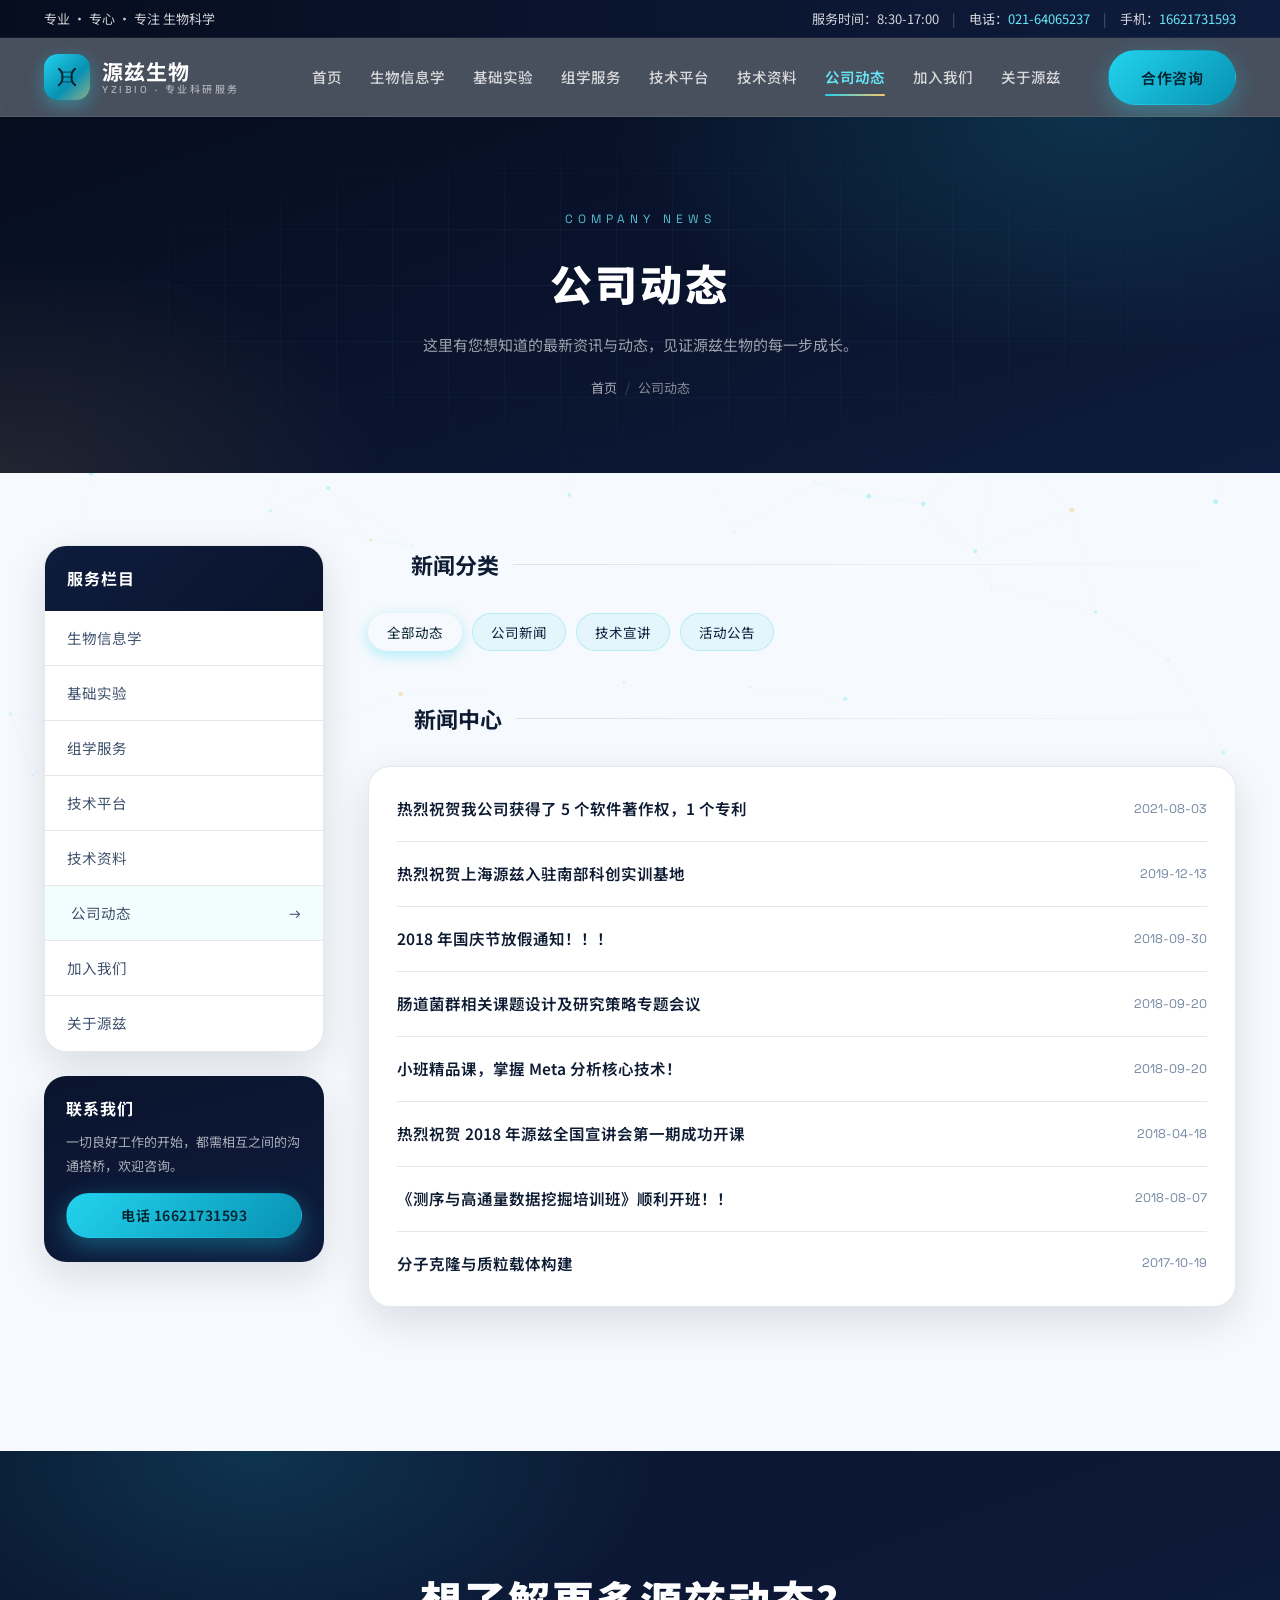
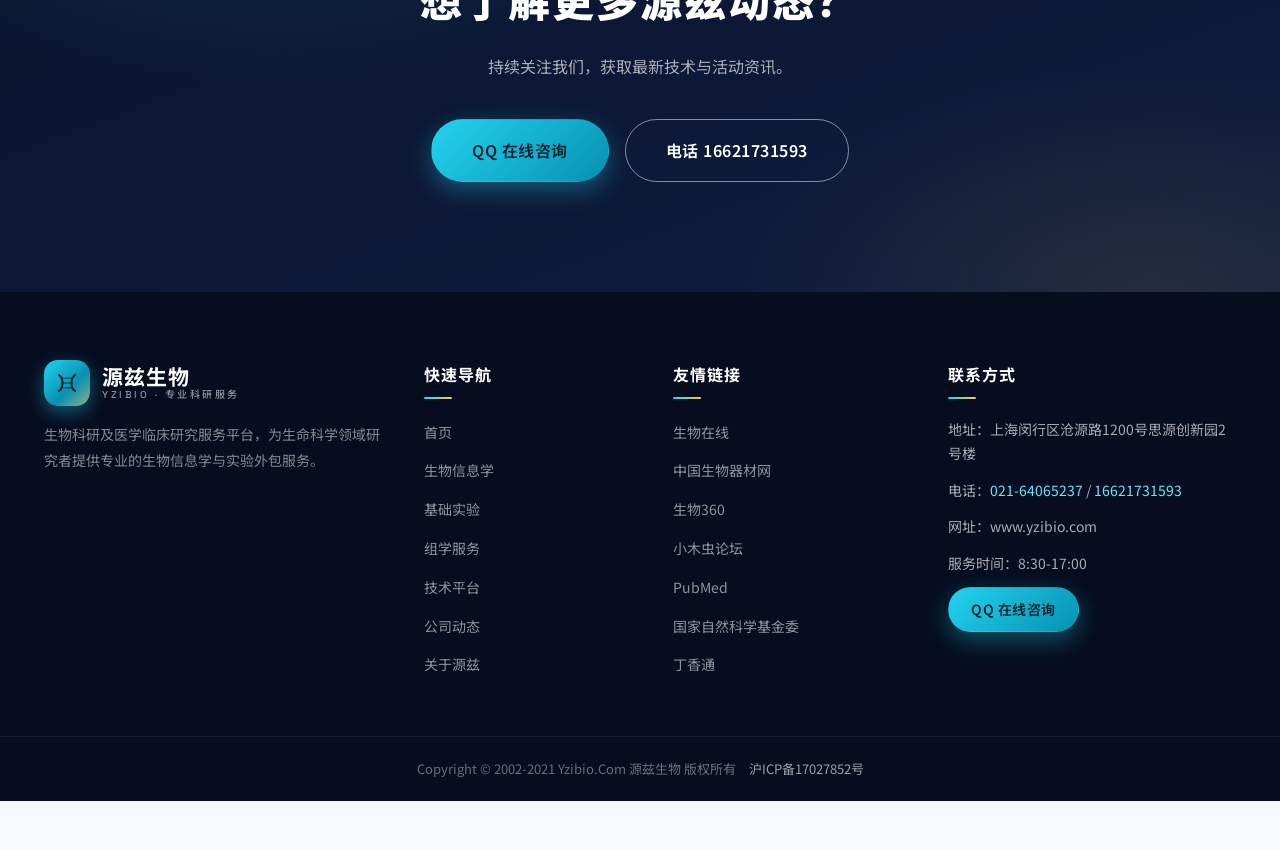
<file: news.html>
<!DOCTYPE html>
<html lang="zh-CN">
<head>
  <meta charset="UTF-8">
  <meta name="viewport" content="width=device-width, initial-scale=1.0">
  <meta name="description" content="源兹生物公司动态 —— 这里有您想知道的最新资讯与动态，软著专利、宣讲会、培训班、入驻基地等公司新闻。">
  <title>公司动态 | 源兹生物 YZIBIO</title>
  <link rel="preconnect" href="https://fonts.googleapis.com">
  <link rel="preconnect" href="https://fonts.gstatic.com" crossorigin>
  <link href="https://fonts.googleapis.com/css2?family=Noto+Sans+SC:wght@300;400;500;700;900&family=Space+Grotesk:wght@400;500;700&display=swap" rel="stylesheet">
  <link rel="stylesheet" href="css/style.css">
</head>
<body>

  <!-- 粒子背景画布 -->
  <canvas id="particles" aria-hidden="true"></canvas>

  <!-- 顶部信息条 -->
  <div class="topbar">
    <div class="container topbar-inner">
      <span class="topbar-slogan">专业 · 专心 · 专注 生物科学</span>
      <span class="topbar-contact">
        <span>服务时间：8:30-17:00</span>
        <span class="topbar-sep">|</span>
        <span>电话：<a href="tel:021-64065237">021-64065237</a></span>
        <span class="topbar-sep">|</span>
        <span>手机：<a href="tel:16621731593">16621731593</a></span>
      </span>
    </div>
  </div>

  <!-- 毛玻璃导航 -->
  <header class="header" id="header">
    <div class="container nav-inner">
      <a href="index.html" class="logo">
        <span class="logo-mark">
          <svg viewBox="0 0 32 32" width="26" height="26" fill="none">
            <path d="M6 6c6 4 6 16 0 20" stroke="currentColor" stroke-width="2.4" stroke-linecap="round"/>
            <path d="M26 6c-6 4-6 16 0 20" stroke="currentColor" stroke-width="2.4" stroke-linecap="round"/>
            <path d="M9 10h14M9 16h14M9 22h14" stroke="currentColor" stroke-width="1.6" stroke-linecap="round" opacity=".6"/>
          </svg>
        </span>
        <span class="logo-text">源兹生物<small>YZIBIO · 专业科研服务</small></span>
      </a>
      <nav class="nav" id="nav">
        <a href="index.html" class="nav-link">首页</a>
        <a href="bioinformatics.html" class="nav-link">生物信息学</a>
        <a href="experiments.html" class="nav-link">基础实验</a>
        <a href="omics.html" class="nav-link">组学服务</a>
        <a href="platform.html" class="nav-link">技术平台</a>
        <a href="resources.html" class="nav-link">技术资料</a>
        <a href="news.html" class="nav-link active">公司动态</a>
        <a href="careers.html" class="nav-link">加入我们</a>
        <a href="about.html" class="nav-link">关于源兹</a>
      </nav>
      <a href="careers.html" class="btn btn-primary nav-cta shine">合作咨询</a>
      <button class="nav-toggle" id="navToggle" aria-label="打开菜单">
        <span></span><span></span><span></span>
      </button>
    </div>
  </header>

  <!-- 内页 banner -->
  <section class="page-banner">
    <div class="container">
      <span class="page-en">COMPANY NEWS</span>
      <h1>公司动态</h1>
      <p>这里有您想知道的最新资讯与动态，见证源兹生物的每一步成长。</p>
      <nav class="breadcrumb">
        <a href="index.html">首页</a><span>/</span>公司动态
      </nav>
    </div>
  </section>

  <!-- 内容区 -->
  <main class="page-main">
    <div class="container page-layout">

      <!-- 侧边导航 -->
      <aside class="page-aside">
        <div class="aside-card">
          <div class="aside-title">服务栏目</div>
          <ul class="aside-links">
            <li><a href="bioinformatics.html">生物信息学</a></li>
            <li><a href="experiments.html">基础实验</a></li>
            <li><a href="omics.html">组学服务</a></li>
            <li><a href="platform.html">技术平台</a></li>
            <li><a href="resources.html">技术资料</a></li>
            <li><a href="news.html" class="active">公司动态</a></li>
            <li><a href="careers.html">加入我们</a></li>
            <li><a href="about.html">关于源兹</a></li>
          </ul>
        </div>
        <div class="aside-card aside-contact">
          <div class="aside-title">联系我们</div>
          <div class="aside-body">
            <p>一切良好工作的开始，都需相互之间的沟通搭桥，欢迎咨询。</p>
            <a href="tel:16621731593" class="btn btn-primary btn-sm shine">电话 16621731593</a>
          </div>
        </div>
      </aside>

      <!-- 主内容 -->
      <div class="page-content">

        <!-- 新闻分类 -->
        <section class="cat-block">
          <div class="col-head reveal">
            <span class="col-num">01</span>
            <h2>新闻分类</h2>
            <span class="col-line"></span>
          </div>
          <div class="tag-list reveal">
            <a href="#list" class="active">全部动态</a>
            <a href="#list">公司新闻</a>
            <a href="#list">技术宣讲</a>
            <a href="#list">活动公告</a>
          </div>
        </section>

        <!-- 新闻列表 -->
        <section class="cat-block" id="list">
          <div class="col-head reveal">
            <span class="col-num">02</span>
            <h2>新闻中心</h2>
            <span class="col-line"></span>
          </div>
          <div class="article-list reveal">
            <div class="article-item">
              <h3>热烈祝贺我公司获得了 5 个软件著作权，1 个专利</h3>
              <time>2021-08-03</time>
            </div>
            <div class="article-item">
              <h3>热烈祝贺上海源兹入驻南部科创实训基地</h3>
              <time>2019-12-13</time>
            </div>
            <div class="article-item">
              <h3>2018 年国庆节放假通知！！！</h3>
              <time>2018-09-30</time>
            </div>
            <div class="article-item">
              <h3>肠道菌群相关课题设计及研究策略专题会议</h3>
              <time>2018-09-20</time>
            </div>
            <div class="article-item">
              <h3>小班精品课，掌握 Meta 分析核心技术！</h3>
              <time>2018-09-20</time>
            </div>
            <div class="article-item">
              <h3>热烈祝贺 2018 年源兹全国宣讲会第一期成功开课</h3>
              <time>2018-04-18</time>
            </div>
            <div class="article-item">
              <h3>《测序与高通量数据挖掘培训班》顺利开班！！</h3>
              <time>2018-08-07</time>
            </div>
            <div class="article-item">
              <h3>分子克隆与质粒载体构建</h3>
              <time>2017-10-19</time>
            </div>
          </div>
        </section>

      </div>
    </div>
  </main>

  <!-- 大 CTA -->
  <section class="cta">
    <div class="container cta-inner">
      <h2 class="reveal">想了解更多源兹动态？</h2>
      <p class="reveal">持续关注我们，获取最新技术与活动资讯。</p>
      <div class="cta-actions reveal">
        <a href="http://wpa.qq.com/msgrd?v=3&uin=2638465605&site=qq&menu=yes" class="btn btn-primary btn-lg shine" target="_blank" rel="noopener">QQ 在线咨询</a>
        <a href="tel:16621731593" class="btn btn-ghost btn-lg">电话 16621731593</a>
      </div>
    </div>
  </section>

  <!-- 页脚 -->
  <footer class="footer" id="contact">
    <div class="container footer-grid">
      <div class="footer-col footer-about">
        <a href="index.html" class="logo logo-light">
          <span class="logo-mark">
            <svg viewBox="0 0 32 32" width="26" height="26" fill="none">
              <path d="M6 6c6 4 6 16 0 20" stroke="currentColor" stroke-width="2.4" stroke-linecap="round"/>
              <path d="M26 6c-6 4-6 16 0 20" stroke="currentColor" stroke-width="2.4" stroke-linecap="round"/>
              <path d="M9 10h14M9 16h14M9 22h14" stroke="currentColor" stroke-width="1.6" stroke-linecap="round" opacity=".6"/>
            </svg>
          </span>
          <span class="logo-text">源兹生物<small>YZIBIO · 专业科研服务</small></span>
        </a>
        <p>生物科研及医学临床研究服务平台，为生命科学领域研究者提供专业的生物信息学与实验外包服务。</p>
      </div>
      <div class="footer-col">
        <h4>快速导航</h4>
        <ul class="footer-links">
          <li><a href="index.html">首页</a></li>
          <li><a href="bioinformatics.html">生物信息学</a></li>
          <li><a href="experiments.html">基础实验</a></li>
          <li><a href="omics.html">组学服务</a></li>
          <li><a href="platform.html">技术平台</a></li>
          <li><a href="news.html">公司动态</a></li>
          <li><a href="about.html">关于源兹</a></li>
        </ul>
      </div>
      <div class="footer-col">
        <h4>友情链接</h4>
        <ul class="footer-links">
          <li><a href="http://www.bioon.com.cn/" target="_blank" rel="noopener">生物在线</a></li>
          <li><a href="http://www.bio-equip.com/" target="_blank" rel="noopener">中国生物器材网</a></li>
          <li><a href="http://www.bio360.net/" target="_blank" rel="noopener">生物360</a></li>
          <li><a href="http://muchong.com/bbs/" target="_blank" rel="noopener">小木虫论坛</a></li>
          <li><a href="https://www.ncbi.nlm.nih.gov/pubmed" target="_blank" rel="noopener">PubMed</a></li>
          <li><a href="http://www.nsfc.gov.cn/" target="_blank" rel="noopener">国家自然科学基金委</a></li>
          <li><a href="https://www.biomart.cn/" target="_blank" rel="noopener">丁香通</a></li>
        </ul>
      </div>
      <div class="footer-col">
        <h4>联系方式</h4>
        <ul class="footer-contact">
          <li>地址：上海闵行区沧源路1200号思源创新园2号楼</li>
          <li>电话：<a href="tel:021-64065237">021-64065237</a> / <a href="tel:16621731593">16621731593</a></li>
          <li>网址：www.yzibio.com</li>
          <li>服务时间：8:30-17:00</li>
        </ul>
        <a href="http://wpa.qq.com/msgrd?v=3&uin=2638465605&site=qq&menu=yes" class="btn btn-primary btn-sm shine" target="_blank" rel="noopener">QQ 在线咨询</a>
      </div>
    </div>
    <div class="footer-bottom">
      <div class="container">
        <p>Copyright &copy; 2002-2021 Yzibio.Com 源兹生物 版权所有　<a href="http://beian.miit.gov.cn" target="_blank" rel="noopener">沪ICP备17027852号</a></p>
      </div>
    </div>
  </footer>

  <button class="back-top" id="backTop" aria-label="返回顶部">↑</button>

  <script src="js/main.js"></script>
</body>
</html>
</file>
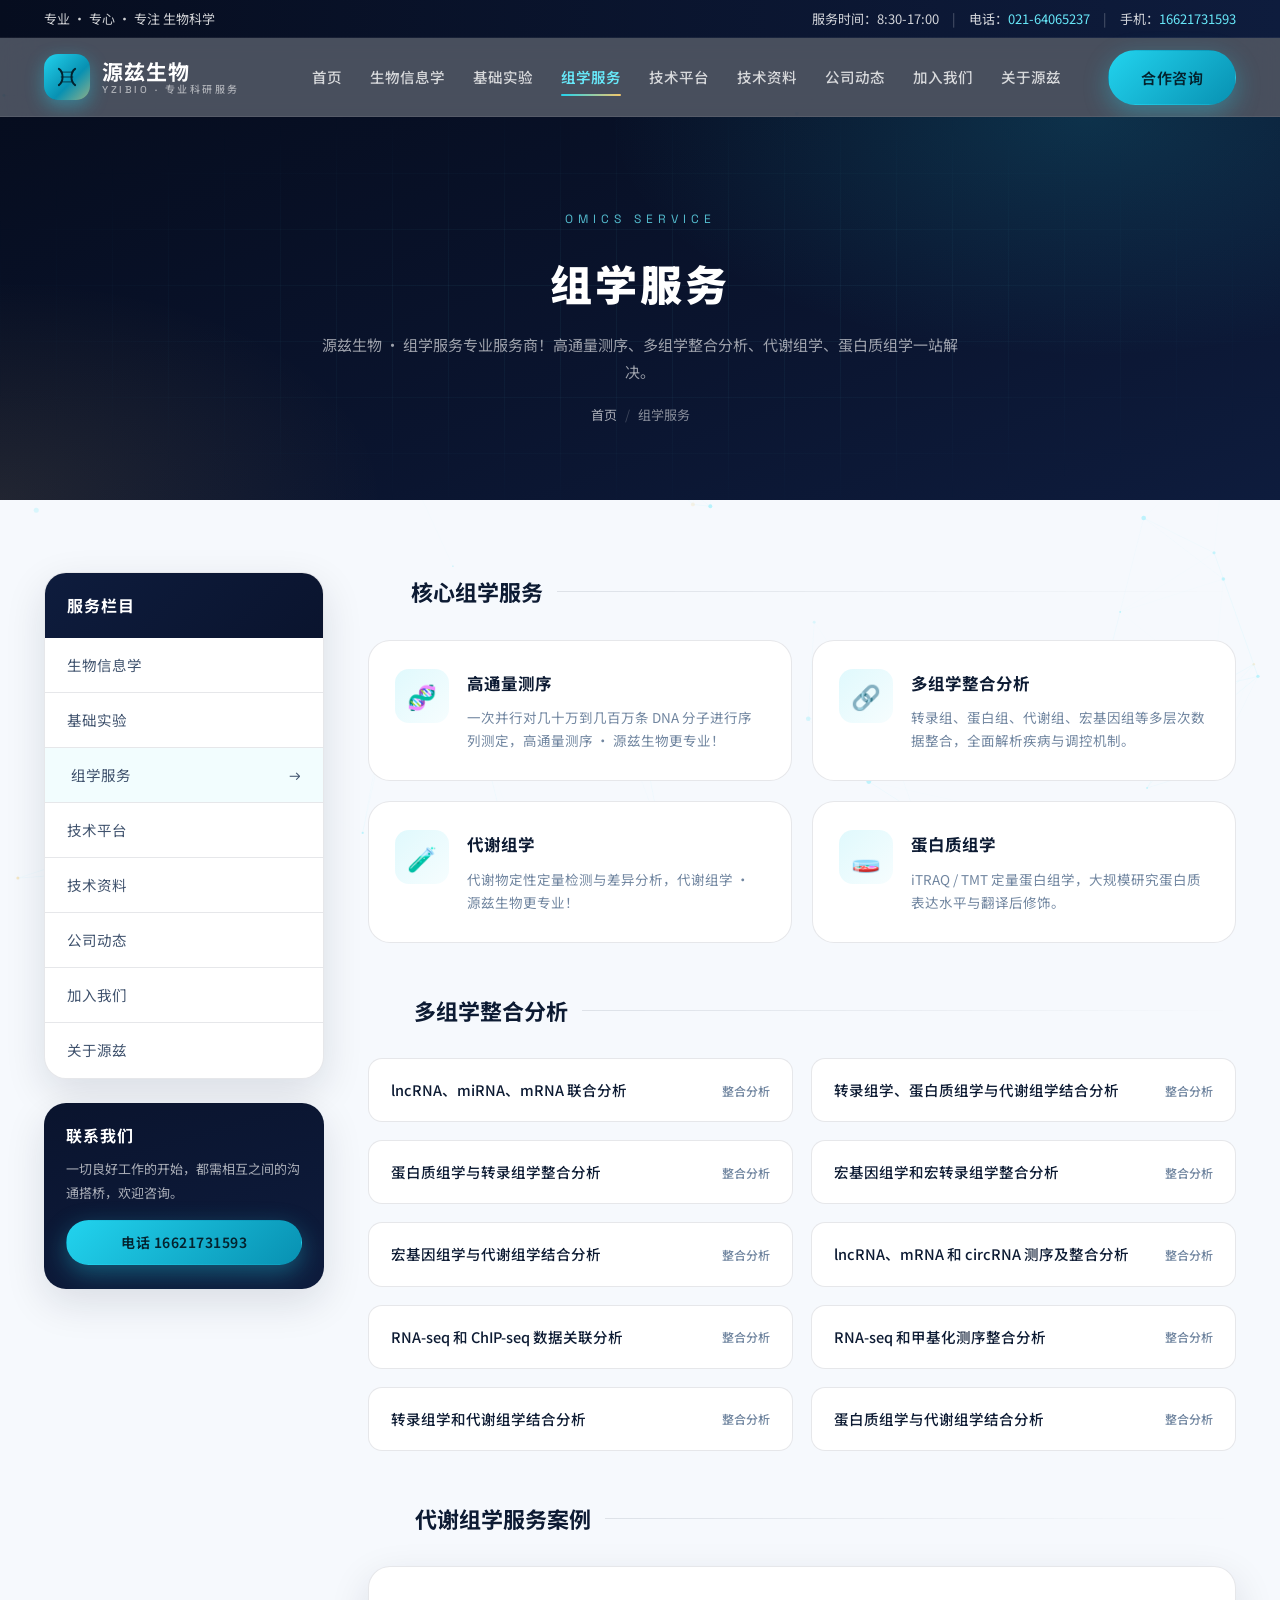
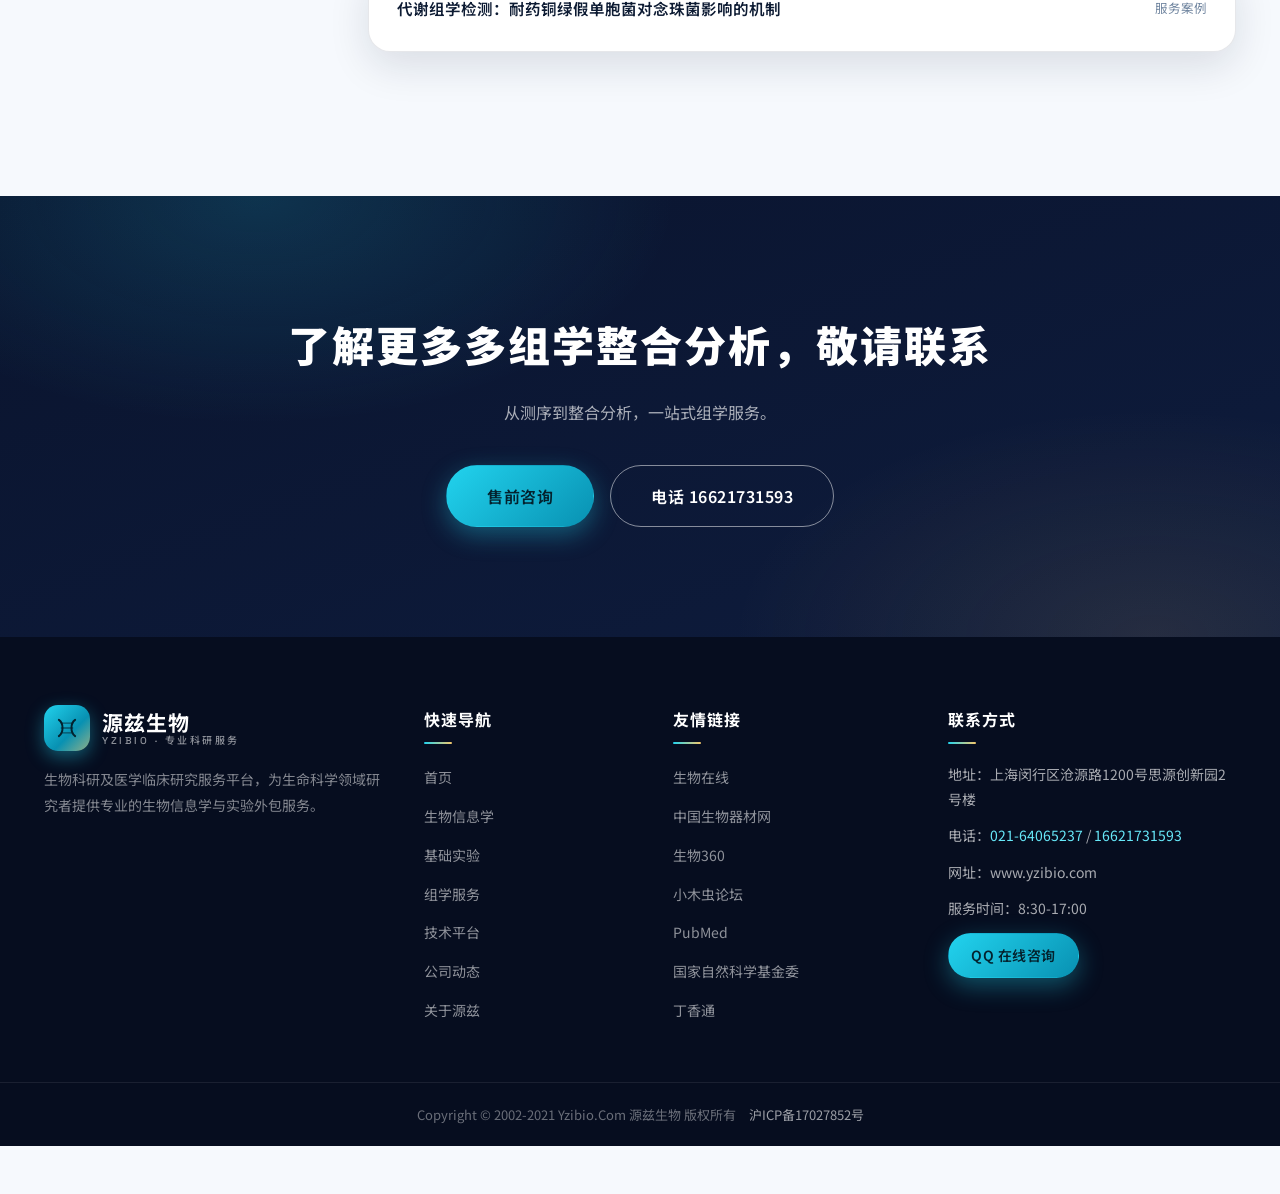
<file: omics.html>
<!DOCTYPE html>
<html lang="zh-CN">
<head>
  <meta charset="UTF-8">
  <meta name="viewport" content="width=device-width, initial-scale=1.0">
  <meta name="description" content="源兹生物组学服务 —— 高通量测序、多组学整合分析、代谢组学、蛋白质组学，组学服务专业服务商。">
  <title>组学服务 | 源兹生物 YZIBIO</title>
  <link rel="preconnect" href="https://fonts.googleapis.com">
  <link rel="preconnect" href="https://fonts.gstatic.com" crossorigin>
  <link href="https://fonts.googleapis.com/css2?family=Noto+Sans+SC:wght@300;400;500;700;900&family=Space+Grotesk:wght@400;500;700&display=swap" rel="stylesheet">
  <link rel="stylesheet" href="css/style.css">
</head>
<body>

  <!-- 粒子背景画布 -->
  <canvas id="particles" aria-hidden="true"></canvas>

  <!-- 顶部信息条 -->
  <div class="topbar">
    <div class="container topbar-inner">
      <span class="topbar-slogan">专业 · 专心 · 专注 生物科学</span>
      <span class="topbar-contact">
        <span>服务时间：8:30-17:00</span>
        <span class="topbar-sep">|</span>
        <span>电话：<a href="tel:021-64065237">021-64065237</a></span>
        <span class="topbar-sep">|</span>
        <span>手机：<a href="tel:16621731593">16621731593</a></span>
      </span>
    </div>
  </div>

  <!-- 毛玻璃导航 -->
  <header class="header" id="header">
    <div class="container nav-inner">
      <a href="index.html" class="logo">
        <span class="logo-mark">
          <svg viewBox="0 0 32 32" width="26" height="26" fill="none">
            <path d="M6 6c6 4 6 16 0 20" stroke="currentColor" stroke-width="2.4" stroke-linecap="round"/>
            <path d="M26 6c-6 4-6 16 0 20" stroke="currentColor" stroke-width="2.4" stroke-linecap="round"/>
            <path d="M9 10h14M9 16h14M9 22h14" stroke="currentColor" stroke-width="1.6" stroke-linecap="round" opacity=".6"/>
          </svg>
        </span>
        <span class="logo-text">源兹生物<small>YZIBIO · 专业科研服务</small></span>
      </a>
      <nav class="nav" id="nav">
        <a href="index.html" class="nav-link">首页</a>
        <a href="bioinformatics.html" class="nav-link">生物信息学</a>
        <a href="experiments.html" class="nav-link">基础实验</a>
        <a href="omics.html" class="nav-link active">组学服务</a>
        <a href="platform.html" class="nav-link">技术平台</a>
        <a href="resources.html" class="nav-link">技术资料</a>
        <a href="news.html" class="nav-link">公司动态</a>
        <a href="careers.html" class="nav-link">加入我们</a>
        <a href="about.html" class="nav-link">关于源兹</a>
      </nav>
      <a href="careers.html" class="btn btn-primary nav-cta shine">合作咨询</a>
      <button class="nav-toggle" id="navToggle" aria-label="打开菜单">
        <span></span><span></span><span></span>
      </button>
    </div>
  </header>

  <!-- 内页 banner -->
  <section class="page-banner">
    <div class="container">
      <span class="page-en">OMICS SERVICE</span>
      <h1>组学服务</h1>
      <p>源兹生物 · 组学服务专业服务商！高通量测序、多组学整合分析、代谢组学、蛋白质组学一站解决。</p>
      <nav class="breadcrumb">
        <a href="index.html">首页</a><span>/</span>组学服务
      </nav>
    </div>
  </section>

  <!-- 内容区 -->
  <main class="page-main">
    <div class="container page-layout">

      <!-- 侧边导航 -->
      <aside class="page-aside">
        <div class="aside-card">
          <div class="aside-title">服务栏目</div>
          <ul class="aside-links">
            <li><a href="bioinformatics.html">生物信息学</a></li>
            <li><a href="experiments.html">基础实验</a></li>
            <li><a href="omics.html" class="active">组学服务</a></li>
            <li><a href="platform.html">技术平台</a></li>
            <li><a href="resources.html">技术资料</a></li>
            <li><a href="news.html">公司动态</a></li>
            <li><a href="careers.html">加入我们</a></li>
            <li><a href="about.html">关于源兹</a></li>
          </ul>
        </div>
        <div class="aside-card aside-contact">
          <div class="aside-title">联系我们</div>
          <div class="aside-body">
            <p>一切良好工作的开始，都需相互之间的沟通搭桥，欢迎咨询。</p>
            <a href="tel:16621731593" class="btn btn-primary btn-sm shine">电话 16621731593</a>
          </div>
        </div>
      </aside>

      <!-- 主内容 -->
      <div class="page-content">

        <!-- 核心组学 -->
        <section class="cat-block">
          <div class="col-head reveal">
            <span class="col-num">01</span>
            <h2>核心组学服务</h2>
            <span class="col-line"></span>
          </div>
          <div class="platform-grid">
            <div class="platform-card reveal">
              <span class="platform-icon">🧬</span>
              <div>
                <h3>高通量测序</h3>
                <p>一次并行对几十万到几百万条 DNA 分子进行序列测定，高通量测序 · 源兹生物更专业！</p>
              </div>
            </div>
            <div class="platform-card reveal">
              <span class="platform-icon">🔗</span>
              <div>
                <h3>多组学整合分析</h3>
                <p>转录组、蛋白组、代谢组、宏基因组等多层次数据整合，全面解析疾病与调控机制。</p>
              </div>
            </div>
            <div class="platform-card reveal">
              <span class="platform-icon">🧪</span>
              <div>
                <h3>代谢组学</h3>
                <p>代谢物定性定量检测与差异分析，代谢组学 · 源兹生物更专业！</p>
              </div>
            </div>
            <div class="platform-card reveal">
              <span class="platform-icon">🧫</span>
              <div>
                <h3>蛋白质组学</h3>
                <p>iTRAQ / TMT 定量蛋白组学，大规模研究蛋白质表达水平与翻译后修饰。</p>
              </div>
            </div>
          </div>
        </section>

        <!-- 多组学整合分析 -->
        <section class="cat-block">
          <div class="col-head reveal">
            <span class="col-num">02</span>
            <h2>多组学整合分析</h2>
            <span class="col-line"></span>
          </div>
          <div class="service-list">
            <div class="svc reveal">lncRNA、miRNA、mRNA 联合分析<span>整合分析</span></div>
            <div class="svc reveal">转录组学、蛋白质组学与代谢组学结合分析<span>整合分析</span></div>
            <div class="svc reveal">蛋白质组学与转录组学整合分析<span>整合分析</span></div>
            <div class="svc reveal">宏基因组学和宏转录组学整合分析<span>整合分析</span></div>
            <div class="svc reveal">宏基因组学与代谢组学结合分析<span>整合分析</span></div>
            <div class="svc reveal">lncRNA、mRNA 和 circRNA 测序及整合分析<span>整合分析</span></div>
            <div class="svc reveal">RNA-seq 和 ChIP-seq 数据关联分析<span>整合分析</span></div>
            <div class="svc reveal">RNA-seq 和甲基化测序整合分析<span>整合分析</span></div>
            <div class="svc reveal">转录组学和代谢组学结合分析<span>整合分析</span></div>
            <div class="svc reveal">蛋白质组学与代谢组学结合分析<span>整合分析</span></div>
          </div>
        </section>

        <!-- 代谢组学案例 -->
        <section class="cat-block">
          <div class="col-head reveal">
            <span class="col-num">03</span>
            <h2>代谢组学服务案例</h2>
            <span class="col-line"></span>
          </div>
          <div class="article-list reveal">
            <div class="article-item">
              <h3>代谢组学检测：耐药铜绿假单胞菌对念珠菌影响的机制</h3>
              <time>服务案例</time>
            </div>
          </div>
        </section>

      </div>
    </div>
  </main>

  <!-- 大 CTA -->
  <section class="cta">
    <div class="container cta-inner">
      <h2 class="reveal">了解更多多组学整合分析，敬请联系</h2>
      <p class="reveal">从测序到整合分析，一站式组学服务。</p>
      <div class="cta-actions reveal">
        <a href="http://wpa.qq.com/msgrd?v=3&uin=2638465605&site=qq&menu=yes" class="btn btn-primary btn-lg shine" target="_blank" rel="noopener">售前咨询</a>
        <a href="tel:16621731593" class="btn btn-ghost btn-lg">电话 16621731593</a>
      </div>
    </div>
  </section>

  <!-- 页脚 -->
  <footer class="footer" id="contact">
    <div class="container footer-grid">
      <div class="footer-col footer-about">
        <a href="index.html" class="logo logo-light">
          <span class="logo-mark">
            <svg viewBox="0 0 32 32" width="26" height="26" fill="none">
              <path d="M6 6c6 4 6 16 0 20" stroke="currentColor" stroke-width="2.4" stroke-linecap="round"/>
              <path d="M26 6c-6 4-6 16 0 20" stroke="currentColor" stroke-width="2.4" stroke-linecap="round"/>
              <path d="M9 10h14M9 16h14M9 22h14" stroke="currentColor" stroke-width="1.6" stroke-linecap="round" opacity=".6"/>
            </svg>
          </span>
          <span class="logo-text">源兹生物<small>YZIBIO · 专业科研服务</small></span>
        </a>
        <p>生物科研及医学临床研究服务平台，为生命科学领域研究者提供专业的生物信息学与实验外包服务。</p>
      </div>
      <div class="footer-col">
        <h4>快速导航</h4>
        <ul class="footer-links">
          <li><a href="index.html">首页</a></li>
          <li><a href="bioinformatics.html">生物信息学</a></li>
          <li><a href="experiments.html">基础实验</a></li>
          <li><a href="omics.html">组学服务</a></li>
          <li><a href="platform.html">技术平台</a></li>
          <li><a href="news.html">公司动态</a></li>
          <li><a href="about.html">关于源兹</a></li>
        </ul>
      </div>
      <div class="footer-col">
        <h4>友情链接</h4>
        <ul class="footer-links">
          <li><a href="http://www.bioon.com.cn/" target="_blank" rel="noopener">生物在线</a></li>
          <li><a href="http://www.bio-equip.com/" target="_blank" rel="noopener">中国生物器材网</a></li>
          <li><a href="http://www.bio360.net/" target="_blank" rel="noopener">生物360</a></li>
          <li><a href="http://muchong.com/bbs/" target="_blank" rel="noopener">小木虫论坛</a></li>
          <li><a href="https://www.ncbi.nlm.nih.gov/pubmed" target="_blank" rel="noopener">PubMed</a></li>
          <li><a href="http://www.nsfc.gov.cn/" target="_blank" rel="noopener">国家自然科学基金委</a></li>
          <li><a href="https://www.biomart.cn/" target="_blank" rel="noopener">丁香通</a></li>
        </ul>
      </div>
      <div class="footer-col">
        <h4>联系方式</h4>
        <ul class="footer-contact">
          <li>地址：上海闵行区沧源路1200号思源创新园2号楼</li>
          <li>电话：<a href="tel:021-64065237">021-64065237</a> / <a href="tel:16621731593">16621731593</a></li>
          <li>网址：www.yzibio.com</li>
          <li>服务时间：8:30-17:00</li>
        </ul>
        <a href="http://wpa.qq.com/msgrd?v=3&uin=2638465605&site=qq&menu=yes" class="btn btn-primary btn-sm shine" target="_blank" rel="noopener">QQ 在线咨询</a>
      </div>
    </div>
    <div class="footer-bottom">
      <div class="container">
        <p>Copyright &copy; 2002-2021 Yzibio.Com 源兹生物 版权所有　<a href="http://beian.miit.gov.cn" target="_blank" rel="noopener">沪ICP备17027852号</a></p>
      </div>
    </div>
  </footer>

  <button class="back-top" id="backTop" aria-label="返回顶部">↑</button>

  <script src="js/main.js"></script>
</body>
</html>
</file>
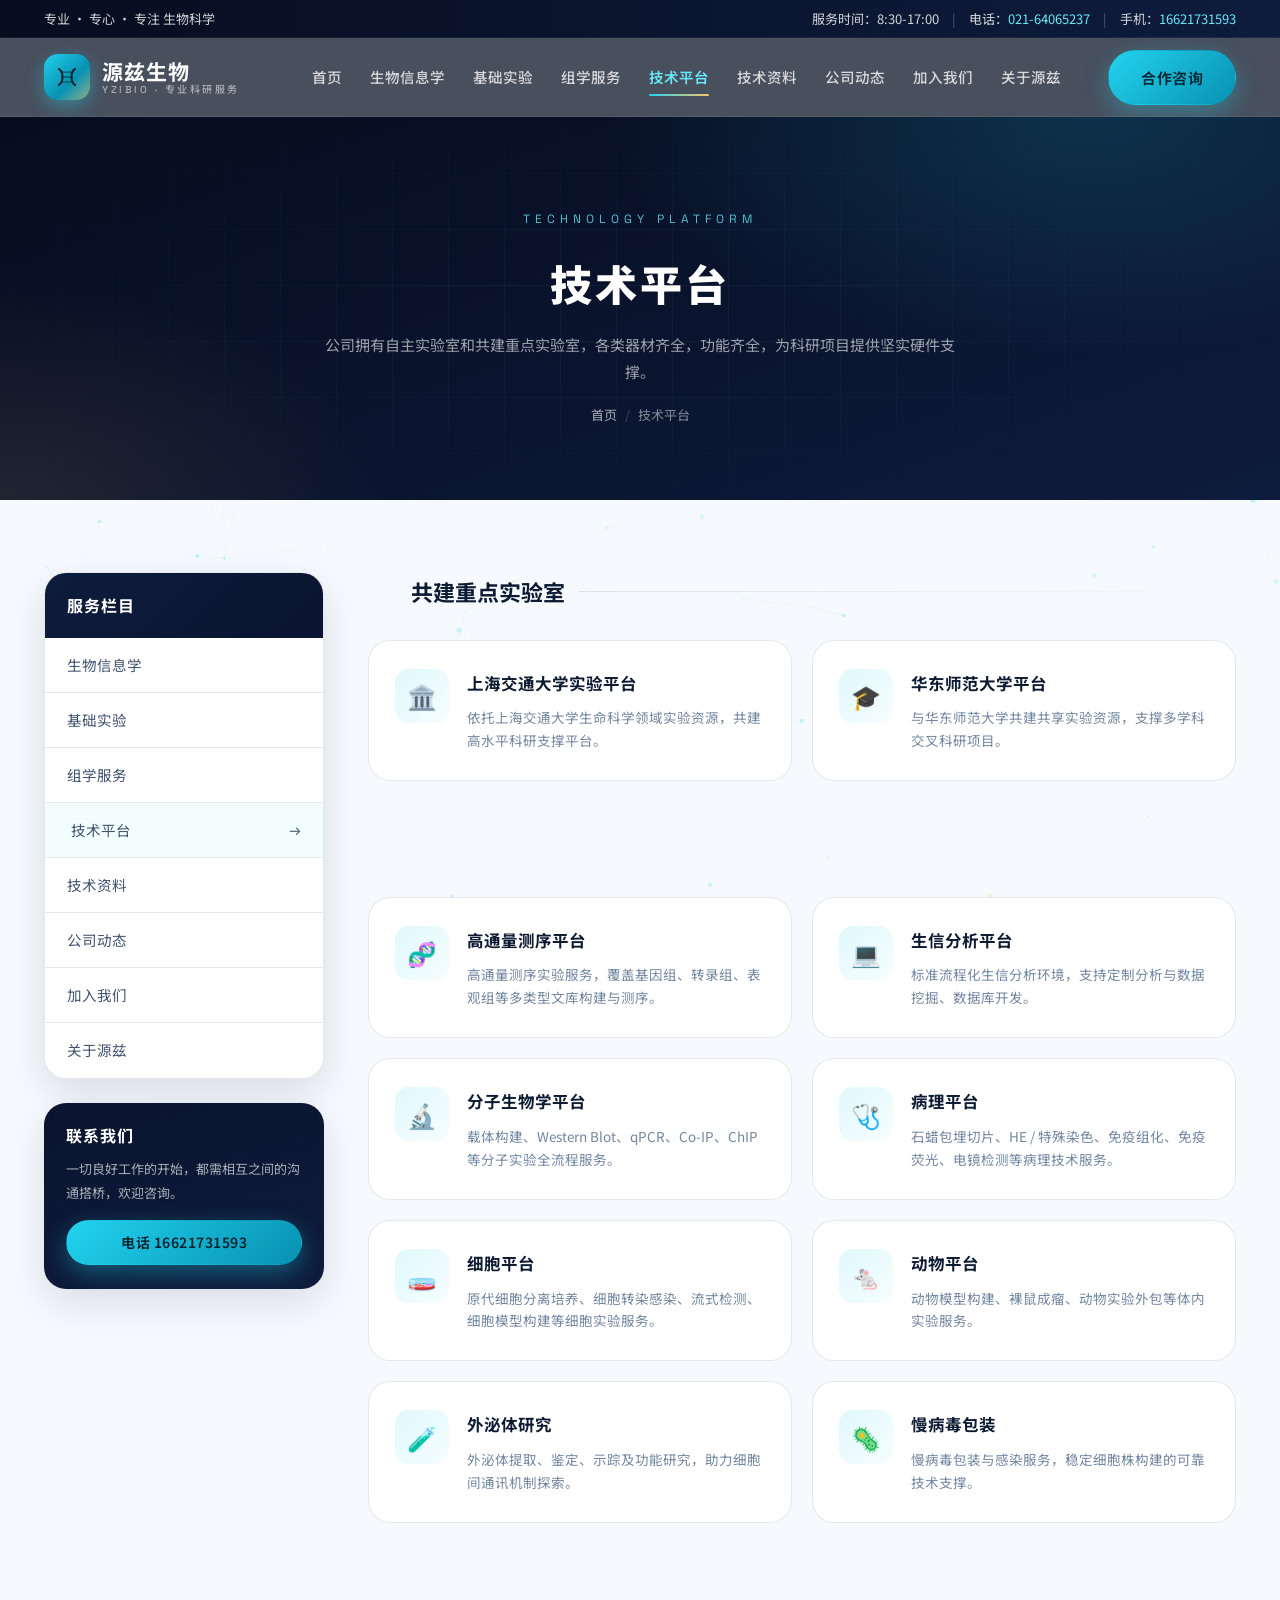
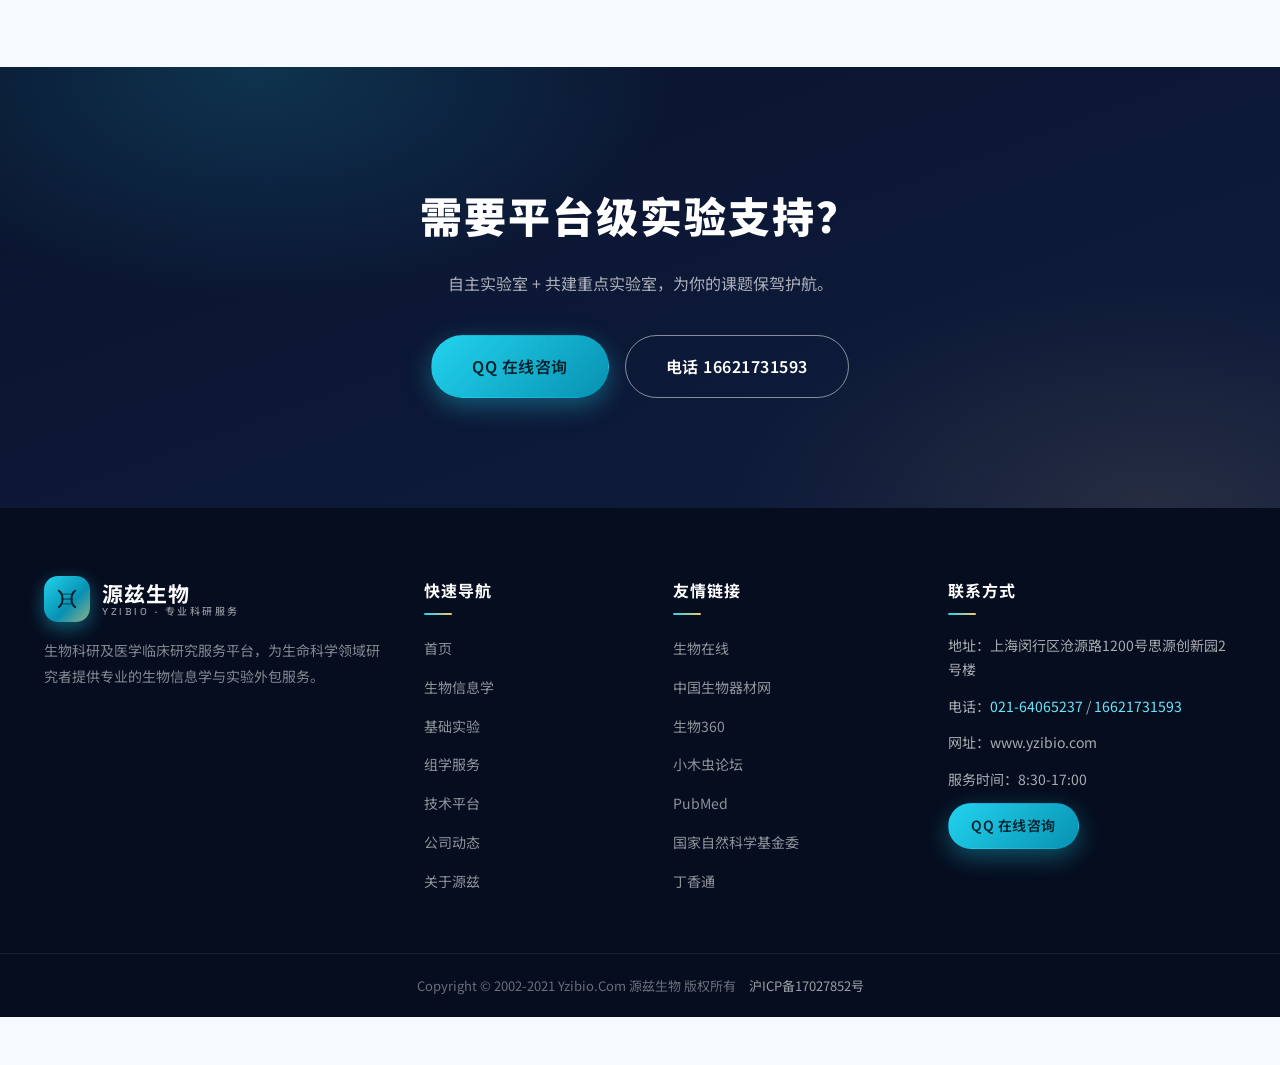
<file: platform.html>
<!DOCTYPE html>
<html lang="zh-CN">
<head>
  <meta charset="UTF-8">
  <meta name="viewport" content="width=device-width, initial-scale=1.0">
  <meta name="description" content="源兹生物技术平台 —— 自主实验室与共建重点实验室，分子生物学、病理、细胞、动物、高通量测序、生信分析等十大平台。">
  <title>技术平台 | 源兹生物 YZIBIO</title>
  <link rel="preconnect" href="https://fonts.googleapis.com">
  <link rel="preconnect" href="https://fonts.gstatic.com" crossorigin>
  <link href="https://fonts.googleapis.com/css2?family=Noto+Sans+SC:wght@300;400;500;700;900&family=Space+Grotesk:wght@400;500;700&display=swap" rel="stylesheet">
  <link rel="stylesheet" href="css/style.css">
</head>
<body>

  <!-- 粒子背景画布 -->
  <canvas id="particles" aria-hidden="true"></canvas>

  <!-- 顶部信息条 -->
  <div class="topbar">
    <div class="container topbar-inner">
      <span class="topbar-slogan">专业 · 专心 · 专注 生物科学</span>
      <span class="topbar-contact">
        <span>服务时间：8:30-17:00</span>
        <span class="topbar-sep">|</span>
        <span>电话：<a href="tel:021-64065237">021-64065237</a></span>
        <span class="topbar-sep">|</span>
        <span>手机：<a href="tel:16621731593">16621731593</a></span>
      </span>
    </div>
  </div>

  <!-- 毛玻璃导航 -->
  <header class="header" id="header">
    <div class="container nav-inner">
      <a href="index.html" class="logo">
        <span class="logo-mark">
          <svg viewBox="0 0 32 32" width="26" height="26" fill="none">
            <path d="M6 6c6 4 6 16 0 20" stroke="currentColor" stroke-width="2.4" stroke-linecap="round"/>
            <path d="M26 6c-6 4-6 16 0 20" stroke="currentColor" stroke-width="2.4" stroke-linecap="round"/>
            <path d="M9 10h14M9 16h14M9 22h14" stroke="currentColor" stroke-width="1.6" stroke-linecap="round" opacity=".6"/>
          </svg>
        </span>
        <span class="logo-text">源兹生物<small>YZIBIO · 专业科研服务</small></span>
      </a>
      <nav class="nav" id="nav">
        <a href="index.html" class="nav-link">首页</a>
        <a href="bioinformatics.html" class="nav-link">生物信息学</a>
        <a href="experiments.html" class="nav-link">基础实验</a>
        <a href="omics.html" class="nav-link">组学服务</a>
        <a href="platform.html" class="nav-link active">技术平台</a>
        <a href="resources.html" class="nav-link">技术资料</a>
        <a href="news.html" class="nav-link">公司动态</a>
        <a href="careers.html" class="nav-link">加入我们</a>
        <a href="about.html" class="nav-link">关于源兹</a>
      </nav>
      <a href="careers.html" class="btn btn-primary nav-cta shine">合作咨询</a>
      <button class="nav-toggle" id="navToggle" aria-label="打开菜单">
        <span></span><span></span><span></span>
      </button>
    </div>
  </header>

  <!-- 内页 banner -->
  <section class="page-banner">
    <div class="container">
      <span class="page-en">TECHNOLOGY PLATFORM</span>
      <h1>技术平台</h1>
      <p>公司拥有自主实验室和共建重点实验室，各类器材齐全，功能齐全，为科研项目提供坚实硬件支撑。</p>
      <nav class="breadcrumb">
        <a href="index.html">首页</a><span>/</span>技术平台
      </nav>
    </div>
  </section>

  <!-- 内容区 -->
  <main class="page-main">
    <div class="container page-layout">

      <!-- 侧边导航 -->
      <aside class="page-aside">
        <div class="aside-card">
          <div class="aside-title">服务栏目</div>
          <ul class="aside-links">
            <li><a href="bioinformatics.html">生物信息学</a></li>
            <li><a href="experiments.html">基础实验</a></li>
            <li><a href="omics.html">组学服务</a></li>
            <li><a href="platform.html" class="active">技术平台</a></li>
            <li><a href="resources.html">技术资料</a></li>
            <li><a href="news.html">公司动态</a></li>
            <li><a href="careers.html">加入我们</a></li>
            <li><a href="about.html">关于源兹</a></li>
          </ul>
        </div>
        <div class="aside-card aside-contact">
          <div class="aside-title">联系我们</div>
          <div class="aside-body">
            <p>一切良好工作的开始，都需相互之间的沟通搭桥，欢迎咨询。</p>
            <a href="tel:16621731593" class="btn btn-primary btn-sm shine">电话 16621731593</a>
          </div>
        </div>
      </aside>

      <!-- 主内容 -->
      <div class="page-content">

        <!-- 共建平台 -->
        <section class="cat-block">
          <div class="col-head reveal">
            <span class="col-num">01</span>
            <h2>共建重点实验室</h2>
            <span class="col-line"></span>
          </div>
          <div class="platform-grid">
            <div class="platform-card reveal">
              <span class="platform-icon">🏛️</span>
              <div>
                <h3>上海交通大学实验平台</h3>
                <p>依托上海交通大学生命科学领域实验资源，共建高水平科研支撑平台。</p>
              </div>
            </div>
            <div class="platform-card reveal">
              <span class="platform-icon">🎓</span>
              <div>
                <h3>华东师范大学平台</h3>
                <p>与华东师范大学共建共享实验资源，支撑多学科交叉科研项目。</p>
              </div>
            </div>
          </div>
        </section>

        <!-- 自主平台 -->
        <section class="cat-block">
          <div class="col-head reveal">
            <span class="col-num">02</span>
            <h2>自主实验平台</h2>
            <span class="col-line"></span>
          </div>
          <div class="platform-grid">
            <div class="platform-card reveal">
              <span class="platform-icon">🧬</span>
              <div>
                <h3>高通量测序平台</h3>
                <p>高通量测序实验服务，覆盖基因组、转录组、表观组等多类型文库构建与测序。</p>
              </div>
            </div>
            <div class="platform-card reveal">
              <span class="platform-icon">💻</span>
              <div>
                <h3>生信分析平台</h3>
                <p>标准流程化生信分析环境，支持定制分析与数据挖掘、数据库开发。</p>
              </div>
            </div>
            <div class="platform-card reveal">
              <span class="platform-icon">🔬</span>
              <div>
                <h3>分子生物学平台</h3>
                <p>载体构建、Western Blot、qPCR、Co-IP、ChIP 等分子实验全流程服务。</p>
              </div>
            </div>
            <div class="platform-card reveal">
              <span class="platform-icon">🩺</span>
              <div>
                <h3>病理平台</h3>
                <p>石蜡包埋切片、HE / 特殊染色、免疫组化、免疫荧光、电镜检测等病理技术服务。</p>
              </div>
            </div>
            <div class="platform-card reveal">
              <span class="platform-icon">🧫</span>
              <div>
                <h3>细胞平台</h3>
                <p>原代细胞分离培养、细胞转染感染、流式检测、细胞模型构建等细胞实验服务。</p>
              </div>
            </div>
            <div class="platform-card reveal">
              <span class="platform-icon">🐁</span>
              <div>
                <h3>动物平台</h3>
                <p>动物模型构建、裸鼠成瘤、动物实验外包等体内实验服务。</p>
              </div>
            </div>
            <div class="platform-card reveal">
              <span class="platform-icon">🧪</span>
              <div>
                <h3>外泌体研究</h3>
                <p>外泌体提取、鉴定、示踪及功能研究，助力细胞间通讯机制探索。</p>
              </div>
            </div>
            <div class="platform-card reveal">
              <span class="platform-icon">🦠</span>
              <div>
                <h3>慢病毒包装</h3>
                <p>慢病毒包装与感染服务，稳定细胞株构建的可靠技术支撑。</p>
              </div>
            </div>
          </div>
        </section>

      </div>
    </div>
  </main>

  <!-- 大 CTA -->
  <section class="cta">
    <div class="container cta-inner">
      <h2 class="reveal">需要平台级实验支持？</h2>
      <p class="reveal">自主实验室 + 共建重点实验室，为你的课题保驾护航。</p>
      <div class="cta-actions reveal">
        <a href="http://wpa.qq.com/msgrd?v=3&uin=2638465605&site=qq&menu=yes" class="btn btn-primary btn-lg shine" target="_blank" rel="noopener">QQ 在线咨询</a>
        <a href="tel:16621731593" class="btn btn-ghost btn-lg">电话 16621731593</a>
      </div>
    </div>
  </section>

  <!-- 页脚 -->
  <footer class="footer" id="contact">
    <div class="container footer-grid">
      <div class="footer-col footer-about">
        <a href="index.html" class="logo logo-light">
          <span class="logo-mark">
            <svg viewBox="0 0 32 32" width="26" height="26" fill="none">
              <path d="M6 6c6 4 6 16 0 20" stroke="currentColor" stroke-width="2.4" stroke-linecap="round"/>
              <path d="M26 6c-6 4-6 16 0 20" stroke="currentColor" stroke-width="2.4" stroke-linecap="round"/>
              <path d="M9 10h14M9 16h14M9 22h14" stroke="currentColor" stroke-width="1.6" stroke-linecap="round" opacity=".6"/>
            </svg>
          </span>
          <span class="logo-text">源兹生物<small>YZIBIO · 专业科研服务</small></span>
        </a>
        <p>生物科研及医学临床研究服务平台，为生命科学领域研究者提供专业的生物信息学与实验外包服务。</p>
      </div>
      <div class="footer-col">
        <h4>快速导航</h4>
        <ul class="footer-links">
          <li><a href="index.html">首页</a></li>
          <li><a href="bioinformatics.html">生物信息学</a></li>
          <li><a href="experiments.html">基础实验</a></li>
          <li><a href="omics.html">组学服务</a></li>
          <li><a href="platform.html">技术平台</a></li>
          <li><a href="news.html">公司动态</a></li>
          <li><a href="about.html">关于源兹</a></li>
        </ul>
      </div>
      <div class="footer-col">
        <h4>友情链接</h4>
        <ul class="footer-links">
          <li><a href="http://www.bioon.com.cn/" target="_blank" rel="noopener">生物在线</a></li>
          <li><a href="http://www.bio-equip.com/" target="_blank" rel="noopener">中国生物器材网</a></li>
          <li><a href="http://www.bio360.net/" target="_blank" rel="noopener">生物360</a></li>
          <li><a href="http://muchong.com/bbs/" target="_blank" rel="noopener">小木虫论坛</a></li>
          <li><a href="https://www.ncbi.nlm.nih.gov/pubmed" target="_blank" rel="noopener">PubMed</a></li>
          <li><a href="http://www.nsfc.gov.cn/" target="_blank" rel="noopener">国家自然科学基金委</a></li>
          <li><a href="https://www.biomart.cn/" target="_blank" rel="noopener">丁香通</a></li>
        </ul>
      </div>
      <div class="footer-col">
        <h4>联系方式</h4>
        <ul class="footer-contact">
          <li>地址：上海闵行区沧源路1200号思源创新园2号楼</li>
          <li>电话：<a href="tel:021-64065237">021-64065237</a> / <a href="tel:16621731593">16621731593</a></li>
          <li>网址：www.yzibio.com</li>
          <li>服务时间：8:30-17:00</li>
        </ul>
        <a href="http://wpa.qq.com/msgrd?v=3&uin=2638465605&site=qq&menu=yes" class="btn btn-primary btn-sm shine" target="_blank" rel="noopener">QQ 在线咨询</a>
      </div>
    </div>
    <div class="footer-bottom">
      <div class="container">
        <p>Copyright &copy; 2002-2021 Yzibio.Com 源兹生物 版权所有　<a href="http://beian.miit.gov.cn" target="_blank" rel="noopener">沪ICP备17027852号</a></p>
      </div>
    </div>
  </footer>

  <button class="back-top" id="backTop" aria-label="返回顶部">↑</button>

  <script src="js/main.js"></script>
</body>
</html>
</file>
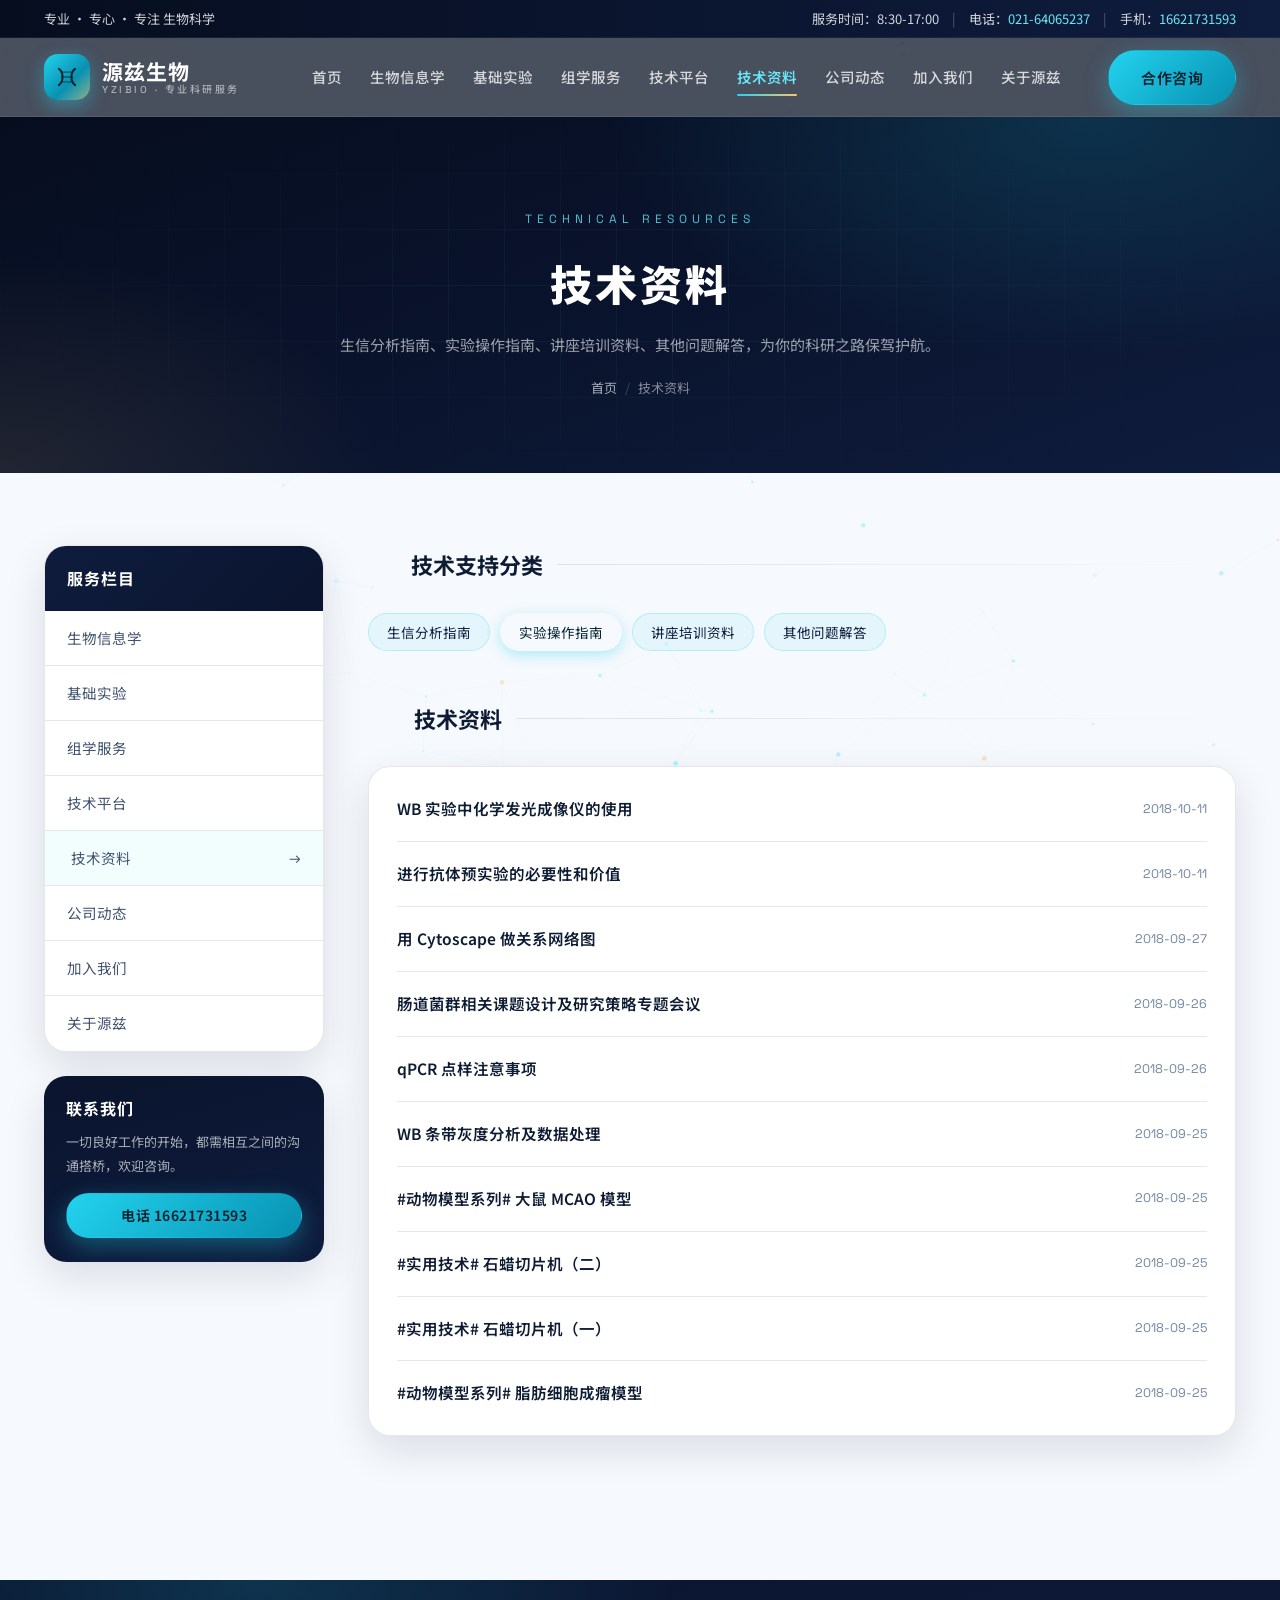
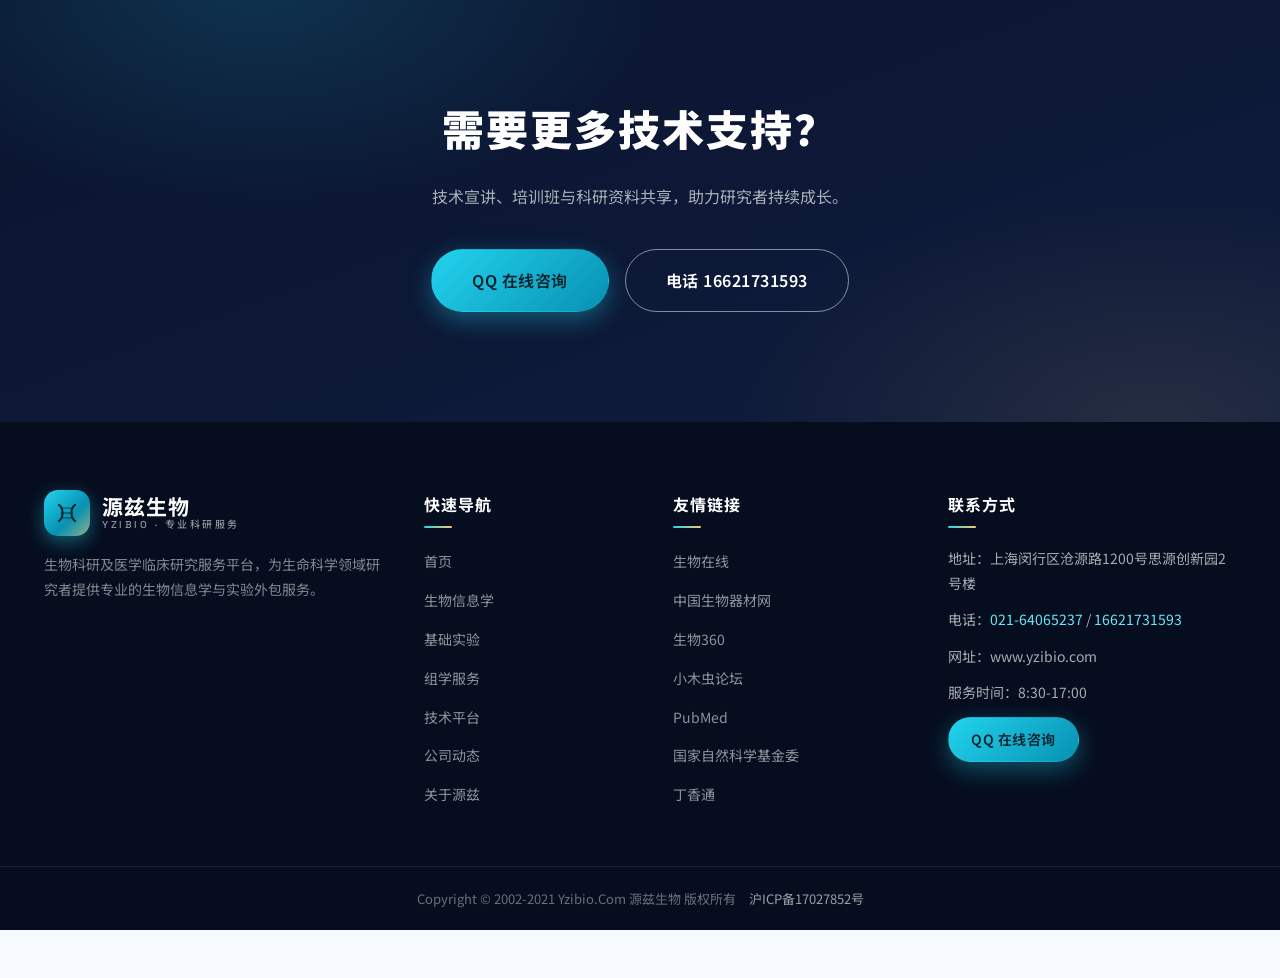
<file: resources.html>
<!DOCTYPE html>
<html lang="zh-CN">
<head>
  <meta charset="UTF-8">
  <meta name="viewport" content="width=device-width, initial-scale=1.0">
  <meta name="description" content="源兹生物技术资料 —— 生信分析指南、实验操作指南、讲座培训资料、其他问题解答，助力研究者持续成长。">
  <title>技术资料 | 源兹生物 YZIBIO</title>
  <link rel="preconnect" href="https://fonts.googleapis.com">
  <link rel="preconnect" href="https://fonts.gstatic.com" crossorigin>
  <link href="https://fonts.googleapis.com/css2?family=Noto+Sans+SC:wght@300;400;500;700;900&family=Space+Grotesk:wght@400;500;700&display=swap" rel="stylesheet">
  <link rel="stylesheet" href="css/style.css">
</head>
<body>

  <!-- 粒子背景画布 -->
  <canvas id="particles" aria-hidden="true"></canvas>

  <!-- 顶部信息条 -->
  <div class="topbar">
    <div class="container topbar-inner">
      <span class="topbar-slogan">专业 · 专心 · 专注 生物科学</span>
      <span class="topbar-contact">
        <span>服务时间：8:30-17:00</span>
        <span class="topbar-sep">|</span>
        <span>电话：<a href="tel:021-64065237">021-64065237</a></span>
        <span class="topbar-sep">|</span>
        <span>手机：<a href="tel:16621731593">16621731593</a></span>
      </span>
    </div>
  </div>

  <!-- 毛玻璃导航 -->
  <header class="header" id="header">
    <div class="container nav-inner">
      <a href="index.html" class="logo">
        <span class="logo-mark">
          <svg viewBox="0 0 32 32" width="26" height="26" fill="none">
            <path d="M6 6c6 4 6 16 0 20" stroke="currentColor" stroke-width="2.4" stroke-linecap="round"/>
            <path d="M26 6c-6 4-6 16 0 20" stroke="currentColor" stroke-width="2.4" stroke-linecap="round"/>
            <path d="M9 10h14M9 16h14M9 22h14" stroke="currentColor" stroke-width="1.6" stroke-linecap="round" opacity=".6"/>
          </svg>
        </span>
        <span class="logo-text">源兹生物<small>YZIBIO · 专业科研服务</small></span>
      </a>
      <nav class="nav" id="nav">
        <a href="index.html" class="nav-link">首页</a>
        <a href="bioinformatics.html" class="nav-link">生物信息学</a>
        <a href="experiments.html" class="nav-link">基础实验</a>
        <a href="omics.html" class="nav-link">组学服务</a>
        <a href="platform.html" class="nav-link">技术平台</a>
        <a href="resources.html" class="nav-link active">技术资料</a>
        <a href="news.html" class="nav-link">公司动态</a>
        <a href="careers.html" class="nav-link">加入我们</a>
        <a href="about.html" class="nav-link">关于源兹</a>
      </nav>
      <a href="careers.html" class="btn btn-primary nav-cta shine">合作咨询</a>
      <button class="nav-toggle" id="navToggle" aria-label="打开菜单">
        <span></span><span></span><span></span>
      </button>
    </div>
  </header>

  <!-- 内页 banner -->
  <section class="page-banner">
    <div class="container">
      <span class="page-en">TECHNICAL RESOURCES</span>
      <h1>技术资料</h1>
      <p>生信分析指南、实验操作指南、讲座培训资料、其他问题解答，为你的科研之路保驾护航。</p>
      <nav class="breadcrumb">
        <a href="index.html">首页</a><span>/</span>技术资料
      </nav>
    </div>
  </section>

  <!-- 内容区 -->
  <main class="page-main">
    <div class="container page-layout">

      <!-- 侧边导航 -->
      <aside class="page-aside">
        <div class="aside-card">
          <div class="aside-title">服务栏目</div>
          <ul class="aside-links">
            <li><a href="bioinformatics.html">生物信息学</a></li>
            <li><a href="experiments.html">基础实验</a></li>
            <li><a href="omics.html">组学服务</a></li>
            <li><a href="platform.html">技术平台</a></li>
            <li><a href="resources.html" class="active">技术资料</a></li>
            <li><a href="news.html">公司动态</a></li>
            <li><a href="careers.html">加入我们</a></li>
            <li><a href="about.html">关于源兹</a></li>
          </ul>
        </div>
        <div class="aside-card aside-contact">
          <div class="aside-title">联系我们</div>
          <div class="aside-body">
            <p>一切良好工作的开始，都需相互之间的沟通搭桥，欢迎咨询。</p>
            <a href="tel:16621731593" class="btn btn-primary btn-sm shine">电话 16621731593</a>
          </div>
        </div>
      </aside>

      <!-- 主内容 -->
      <div class="page-content">

        <!-- 技术支持分类 -->
        <section class="cat-block">
          <div class="col-head reveal">
            <span class="col-num">01</span>
            <h2>技术支持分类</h2>
            <span class="col-line"></span>
          </div>
          <div class="tag-list reveal">
            <a href="#list">生信分析指南</a>
            <a href="#list" class="active">实验操作指南</a>
            <a href="#list">讲座培训资料</a>
            <a href="#list">其他问题解答</a>
          </div>
        </section>

        <!-- 技术资料列表 -->
        <section class="cat-block" id="list">
          <div class="col-head reveal">
            <span class="col-num">02</span>
            <h2>技术资料</h2>
            <span class="col-line"></span>
          </div>
          <div class="article-list reveal">
            <div class="article-item">
              <h3>WB 实验中化学发光成像仪的使用</h3>
              <time>2018-10-11</time>
            </div>
            <div class="article-item">
              <h3>进行抗体预实验的必要性和价值</h3>
              <time>2018-10-11</time>
            </div>
            <div class="article-item">
              <h3>用 Cytoscape 做关系网络图</h3>
              <time>2018-09-27</time>
            </div>
            <div class="article-item">
              <h3>肠道菌群相关课题设计及研究策略专题会议</h3>
              <time>2018-09-26</time>
            </div>
            <div class="article-item">
              <h3>qPCR 点样注意事项</h3>
              <time>2018-09-26</time>
            </div>
            <div class="article-item">
              <h3>WB 条带灰度分析及数据处理</h3>
              <time>2018-09-25</time>
            </div>
            <div class="article-item">
              <h3>#动物模型系列# 大鼠 MCAO 模型</h3>
              <time>2018-09-25</time>
            </div>
            <div class="article-item">
              <h3>#实用技术# 石蜡切片机（二）</h3>
              <time>2018-09-25</time>
            </div>
            <div class="article-item">
              <h3>#实用技术# 石蜡切片机（一）</h3>
              <time>2018-09-25</time>
            </div>
            <div class="article-item">
              <h3>#动物模型系列# 脂肪细胞成瘤模型</h3>
              <time>2018-09-25</time>
            </div>
          </div>
        </section>

      </div>
    </div>
  </main>

  <!-- 大 CTA -->
  <section class="cta">
    <div class="container cta-inner">
      <h2 class="reveal">需要更多技术支持？</h2>
      <p class="reveal">技术宣讲、培训班与科研资料共享，助力研究者持续成长。</p>
      <div class="cta-actions reveal">
        <a href="http://wpa.qq.com/msgrd?v=3&uin=2638465605&site=qq&menu=yes" class="btn btn-primary btn-lg shine" target="_blank" rel="noopener">QQ 在线咨询</a>
        <a href="tel:16621731593" class="btn btn-ghost btn-lg">电话 16621731593</a>
      </div>
    </div>
  </section>

  <!-- 页脚 -->
  <footer class="footer" id="contact">
    <div class="container footer-grid">
      <div class="footer-col footer-about">
        <a href="index.html" class="logo logo-light">
          <span class="logo-mark">
            <svg viewBox="0 0 32 32" width="26" height="26" fill="none">
              <path d="M6 6c6 4 6 16 0 20" stroke="currentColor" stroke-width="2.4" stroke-linecap="round"/>
              <path d="M26 6c-6 4-6 16 0 20" stroke="currentColor" stroke-width="2.4" stroke-linecap="round"/>
              <path d="M9 10h14M9 16h14M9 22h14" stroke="currentColor" stroke-width="1.6" stroke-linecap="round" opacity=".6"/>
            </svg>
          </span>
          <span class="logo-text">源兹生物<small>YZIBIO · 专业科研服务</small></span>
        </a>
        <p>生物科研及医学临床研究服务平台，为生命科学领域研究者提供专业的生物信息学与实验外包服务。</p>
      </div>
      <div class="footer-col">
        <h4>快速导航</h4>
        <ul class="footer-links">
          <li><a href="index.html">首页</a></li>
          <li><a href="bioinformatics.html">生物信息学</a></li>
          <li><a href="experiments.html">基础实验</a></li>
          <li><a href="omics.html">组学服务</a></li>
          <li><a href="platform.html">技术平台</a></li>
          <li><a href="news.html">公司动态</a></li>
          <li><a href="about.html">关于源兹</a></li>
        </ul>
      </div>
      <div class="footer-col">
        <h4>友情链接</h4>
        <ul class="footer-links">
          <li><a href="http://www.bioon.com.cn/" target="_blank" rel="noopener">生物在线</a></li>
          <li><a href="http://www.bio-equip.com/" target="_blank" rel="noopener">中国生物器材网</a></li>
          <li><a href="http://www.bio360.net/" target="_blank" rel="noopener">生物360</a></li>
          <li><a href="http://muchong.com/bbs/" target="_blank" rel="noopener">小木虫论坛</a></li>
          <li><a href="https://www.ncbi.nlm.nih.gov/pubmed" target="_blank" rel="noopener">PubMed</a></li>
          <li><a href="http://www.nsfc.gov.cn/" target="_blank" rel="noopener">国家自然科学基金委</a></li>
          <li><a href="https://www.biomart.cn/" target="_blank" rel="noopener">丁香通</a></li>
        </ul>
      </div>
      <div class="footer-col">
        <h4>联系方式</h4>
        <ul class="footer-contact">
          <li>地址：上海闵行区沧源路1200号思源创新园2号楼</li>
          <li>电话：<a href="tel:021-64065237">021-64065237</a> / <a href="tel:16621731593">16621731593</a></li>
          <li>网址：www.yzibio.com</li>
          <li>服务时间：8:30-17:00</li>
        </ul>
        <a href="http://wpa.qq.com/msgrd?v=3&uin=2638465605&site=qq&menu=yes" class="btn btn-primary btn-sm shine" target="_blank" rel="noopener">QQ 在线咨询</a>
      </div>
    </div>
    <div class="footer-bottom">
      <div class="container">
        <p>Copyright &copy; 2002-2021 Yzibio.Com 源兹生物 版权所有　<a href="http://beian.miit.gov.cn" target="_blank" rel="noopener">沪ICP备17027852号</a></p>
      </div>
    </div>
  </footer>

  <button class="back-top" id="backTop" aria-label="返回顶部">↑</button>

  <script src="js/main.js"></script>
</body>
</html>
</file>
<file: css/style.css>
/* ============================================================
   源兹生物 YZIBIO —— 深海科技风视觉体系
   深蓝黑渐变 + 青色粒子 + 金色点缀
   ============================================================ */

/* ---------- 基础重置 ---------- */
*,
*::before,
*::after {
  margin: 0;
  padding: 0;
  box-sizing: border-box;
}

:root {
  /* 深海科技配色 */
  --deep-900: #060d1f;
  --deep-800: #0a142e;
  --deep-700: #0e1c3d;
  --deep-600: #13274f;
  --cyan: #22d3ee;
  --cyan-soft: #67e8f9;
  --gold: #f5c76a;
  --gold-deep: #d9a441;
  --ink: #0d1b33;
  --text: #40536e;
  --muted: #7186a0;
  --line: rgba(13, 27, 51, 0.1);
  --line-light: rgba(255, 255, 255, 0.12);
  --white: #ffffff;
  --bg: #f6f9fd;
  --radius: 14px;
  --radius-lg: 22px;
  --shadow: 0 14px 40px rgba(13, 27, 51, 0.12);
  --shadow-lg: 0 24px 60px rgba(13, 27, 51, 0.2);
  --glow-cyan: 0 0 24px rgba(34, 211, 238, 0.45);
  --font: "Noto Sans SC", "PingFang SC", "Microsoft YaHei", "Helvetica Neue", Arial, sans-serif;
  --font-en: "Space Grotesk", "Noto Sans SC", Arial, sans-serif;
}

html {
  scroll-behavior: smooth;
}

body {
  font-family: var(--font);
  color: var(--text);
  font-size: 16px;
  line-height: 1.8;
  background: var(--bg);
  overflow-x: hidden;
  -webkit-font-smoothing: antialiased;
}

img {
  max-width: 100%;
  display: block;
}

a {
  color: inherit;
  text-decoration: none;
}

ul,
ol {
  list-style: none;
}

.container {
  max-width: 1240px;
  margin: 0 auto;
  padding: 0 24px;
}

/* ---------- 全局粒子背景 ---------- */
#particles {
  position: fixed;
  inset: 0;
  z-index: 0;
  pointer-events: none;
  opacity: 0.55;
}

/* 页面主体内容抬升到粒子之上（两侧固定装饰除外，它们需要 fixed 定位） */
body > *:not(#particles):not(.side-decor):not(.hero-cells) {
  position: relative;
  z-index: 1;
}

/* ---------- 两侧固定生物装饰 ---------- */
.side-decor {
  position: fixed;
  top: 50%;
  transform: translateY(-50%);
  pointer-events: none;
  z-index: 2;
  will-change: transform;
}

.side-dna {
  left: 10px;
  opacity: 0.45;
}

.side-cells {
  right: 14px;
  opacity: 0.5;
}

/* DNA 链呼吸摆动 */
.dna-strand-a,
.dna-strand-b {
  transform-origin: top center;
  animation: dnaSwayA 7s ease-in-out infinite;
}

.dna-strand-b {
  animation-name: dnaSwayB;
  animation-delay: 0.6s;
}

@keyframes dnaSwayA {
  0%, 100% { transform: translateX(0) rotate(0deg); }
  50% { transform: translateX(4px) rotate(1deg); }
}

@keyframes dnaSwayB {
  0%, 100% { transform: translateX(0) rotate(0deg); }
  50% { transform: translateX(-4px) rotate(-1deg); }
}

/* 细胞呼吸动画 */
.cell {
  transform-origin: center;
  animation: cellBreath 6s ease-in-out infinite;
}

.cell-1 { animation-delay: 0s; }
.cell-2 { animation-delay: 1.4s; }
.cell-3 { animation-delay: 2.8s; }
.cell-4 { animation-delay: 4.2s; }

@keyframes cellBreath {
  0%, 100% { transform: scale(1); opacity: 0.85; }
  50% { transform: scale(1.1); opacity: 1; }
}

/* 侧边装饰容器改为纵向排列多元素 */
.side-dna,
.side-cells {
  display: flex;
  flex-direction: column;
  align-items: center;
  gap: 34px;
}

/* 染色体呼吸摆动 */
.chromosome {
  animation: chromoPulse 5s ease-in-out infinite;
  transform-origin: center;
}

@keyframes chromoPulse {
  0%, 100% { transform: translate(var(--mx, 0px), var(--my, 0px)) scale(1) rotate(0deg); }
  50% { transform: translate(var(--mx, 0px), var(--my, 0px)) scale(1.07) rotate(2deg); }
}

/* 分子结构旋转 */
.molecule {
  animation: molSpin 24s linear infinite;
  transform-origin: center;
}

@keyframes molSpin {
  from { transform: translate(var(--mx, 0px), var(--my, 0px)) rotate(0deg); }
  to { transform: translate(var(--mx, 0px), var(--my, 0px)) rotate(360deg); }
}

.mol-ring {
  animation: molRing 6s ease-in-out infinite;
  transform-origin: center;
}

@keyframes molRing {
  0%, 100% { opacity: 0.3; }
  50% { opacity: 0.6; }
}

/* 神经元漂浮 */
.neuron {
  animation: neuronFloat 8s ease-in-out infinite;
}

@keyframes neuronFloat {
  0%, 100% { transform: translate(var(--mx, 0px), var(--my, 0px)); }
  50% { transform: translate(var(--mx, 0px), calc(var(--my, 0px) - 10px)); }
}

/* 蛋白结构漂浮 + 骨架流动 */
.protein {
  animation: proteinFloat 9s ease-in-out infinite;
}

@keyframes proteinFloat {
  0%, 100% { transform: translate(var(--mx, 0px), var(--my, 0px)) rotate(0deg); }
  50% { transform: translate(var(--mx, 0px), calc(var(--my, 0px) - 8px)) rotate(2deg); }
}

.protein-backbone {
  stroke-dasharray: 6 6;
  animation: backboneFlow 3s linear infinite;
}

@keyframes backboneFlow {
  from { stroke-dashoffset: 0; }
  to { stroke-dashoffset: -12; }
}

/* ---------- Hero 测序条码 ---------- */
.hero-barcodes {
  position: absolute;
  inset: 0;
  pointer-events: none;
  overflow: hidden;
  z-index: 0;
}

.barcode {
  position: absolute;
  top: 50%;
  transform: translateY(-50%);
  display: flex;
  flex-direction: column;
  gap: 7px;
  opacity: 0.45;
}

.barcode i {
  display: block;
  height: 26px;
  border-radius: 2px;
  background: linear-gradient(180deg, var(--cyan-soft), rgba(103, 232, 249, 0.2));
  animation: barcodeBlink 4s ease-in-out infinite;
}

.barcode i:nth-child(2n) {
  background: linear-gradient(180deg, var(--gold), rgba(245, 199, 106, 0.2));
  animation-delay: 0.5s;
}

.barcode i:nth-child(3n) {
  width: 7px;
}

.barcode i:nth-child(3n + 1) {
  width: 16px;
}

.barcode i:nth-child(3n + 2) {
  width: 11px;
}

.barcode-left {
  left: 26px;
  top: 46%;
}

.barcode-right {
  right: 30px;
  top: 58%;
}

@keyframes barcodeBlink {
  0%, 100% { opacity: 0.55; }
  50% { opacity: 1; }
}

/* ---------- Hero 基因片段 ---------- */
.hero-gene {
  position: absolute;
  bottom: 92px;
  left: 50%;
  transform: translateX(-50%);
  display: flex;
  gap: 7px;
  pointer-events: none;
  opacity: 0.5;
  z-index: 0;
}

.hero-gene span {
  width: 30px;
  height: 7px;
  border-radius: 4px;
  background: linear-gradient(90deg, var(--cyan), var(--gold));
  box-shadow: 0 0 10px rgba(34, 211, 238, 0.35);
  animation: geneFlow 3s ease-in-out infinite;
}

.hero-gene span:nth-child(2) { animation-delay: 0.5s; }
.hero-gene span:nth-child(3) { animation-delay: 1s; }
.hero-gene span:nth-child(4) { animation-delay: 1.5s; }
.hero-gene span:nth-child(5) { animation-delay: 2s; }
.hero-gene span:nth-child(6) { animation-delay: 2.5s; }

@keyframes geneFlow {
  0%, 100% { transform: translateY(0); opacity: 0.5; }
  50% { transform: translateY(-7px); opacity: 1; }
}

/* ---------- Hero 漂浮细胞 ---------- */
.hero-cells {
  position: absolute;
  inset: 0;
  pointer-events: none;
  overflow: hidden;
  z-index: 0;
}

.hc {
  position: absolute;
  border-radius: 50%;
  border: 1.5px solid rgba(103, 232, 249, 0.35);
  box-shadow: inset 0 0 24px rgba(34, 211, 238, 0.12), 0 0 18px rgba(34, 211, 238, 0.08);
  animation: hcFloat 14s ease-in-out infinite;
}

/* 细胞核 */
.hc::after {
  content: "";
  position: absolute;
  top: 50%;
  left: 50%;
  transform: translate(-50%, -50%);
  width: 34%;
  height: 34%;
  border-radius: 50%;
  background: rgba(245, 199, 106, 0.28);
  box-shadow: 0 0 12px rgba(245, 199, 106, 0.25);
}

.hc-1 {
  width: 110px;
  height: 110px;
  top: 12%;
  left: 5%;
  animation-delay: 0s;
}

.hc-2 {
  width: 64px;
  height: 64px;
  top: 70%;
  left: 12%;
  animation-delay: 2.5s;
}

.hc-3 {
  width: 80px;
  height: 80px;
  top: 16%;
  right: 9%;
  animation-delay: 5s;
}

.hc-4 {
  width: 46px;
  height: 46px;
  bottom: 14%;
  right: 18%;
  animation-delay: 7.5s;
}

.hc-5 {
  width: 34px;
  height: 34px;
  top: 46%;
  left: 28%;
  animation-delay: 10s;
}

@keyframes hcFloat {
  0%, 100% { transform: translate(var(--mx, 0px), var(--my, 0px)); }
  25% { transform: translate(calc(var(--mx, 0px) + 10px), calc(var(--my, 0px) - 16px)); }
  50% { transform: translate(calc(var(--mx, 0px) - 8px), calc(var(--my, 0px) - 28px)); }
  75% { transform: translate(calc(var(--mx, 0px) - 14px), calc(var(--my, 0px) - 8px)); }
}

/* ---------- 鼠标靠近放大/发光 ---------- */
.glowable {
  transition: scale 0.35s cubic-bezier(0.22, 1, 0.36, 1),
              filter 0.35s ease,
              box-shadow 0.35s ease;
  will-change: scale, filter;
}

.glowable.active {
  scale: 1.18;
}

/* SVG 装饰元素：drop-shadow 发光 */
.glowable.active.chromosome,
.glowable.active.molecule,
.glowable.active.neuron,
.glowable.active.protein {
  filter: drop-shadow(0 0 10px rgba(34, 211, 238, 0.65))
          drop-shadow(0 0 26px rgba(34, 211, 238, 0.35));
}

/* 圆形漂浮细胞：box-shadow 发光 */
.glowable.active.hc {
  scale: 1.3;
  border-color: rgba(103, 232, 249, 0.85);
  box-shadow: inset 0 0 26px rgba(34, 211, 238, 0.22),
              0 0 16px rgba(34, 211, 238, 0.55),
              0 0 38px rgba(34, 211, 238, 0.3);
}

.glowable.active.hc::after {
  background: rgba(245, 199, 106, 0.5);
  box-shadow: 0 0 14px rgba(245, 199, 106, 0.5);
}

/* ---------- 按钮 ---------- */
.btn {
  display: inline-flex;
  align-items: center;
  justify-content: center;
  gap: 8px;
  padding: 13px 32px;
  border-radius: 999px;
  font-size: 15px;
  font-weight: 600;
  letter-spacing: 0.5px;
  border: 1.5px solid transparent;
  cursor: pointer;
  transition: all 0.3s cubic-bezier(0.22, 1, 0.36, 1);
  white-space: nowrap;
  font-family: var(--font);
}

.btn-primary {
  background: linear-gradient(135deg, var(--cyan) 0%, #0891b2 100%);
  color: #04222e;
  box-shadow: 0 8px 24px rgba(34, 211, 238, 0.35);
}

.btn-primary:hover {
  transform: translateY(-3px);
  box-shadow: 0 14px 34px rgba(34, 211, 238, 0.5);
}

.btn-ghost {
  background: transparent;
  color: var(--white);
  border-color: rgba(255, 255, 255, 0.5);
}

.btn-ghost:hover {
  background: rgba(255, 255, 255, 0.1);
  border-color: var(--white);
  transform: translateY(-3px);
}

.btn-outline {
  background: transparent;
  color: var(--cyan-soft);
  border-color: rgba(103, 232, 249, 0.6);
}

.btn-outline:hover {
  background: rgba(103, 232, 249, 0.12);
  box-shadow: var(--glow-cyan);
  transform: translateY(-2px);
}

.btn-lg {
  padding: 16px 40px;
  font-size: 16px;
}

.btn-sm {
  padding: 9px 22px;
  font-size: 14px;
}

/* 按钮流光扫过 */
.shine {
  position: relative;
  overflow: hidden;
}

.shine::after {
  content: "";
  position: absolute;
  top: 0;
  left: -80%;
  width: 60%;
  height: 100%;
  background: linear-gradient(105deg, transparent, rgba(255, 255, 255, 0.45), transparent);
  transform: skewX(-20deg);
  transition: left 0.6s ease;
}

.shine:hover::after {
  left: 120%;
}

/* ---------- 顶部信息条 ---------- */
.topbar {
  background: linear-gradient(90deg, var(--deep-900), var(--deep-700));
  color: rgba(255, 255, 255, 0.82);
  font-size: 13px;
  padding: 7px 0;
  border-bottom: 1px solid rgba(255, 255, 255, 0.06);
}

.topbar-inner {
  display: flex;
  justify-content: space-between;
  align-items: center;
  flex-wrap: wrap;
  gap: 6px;
}

.topbar a {
  color: var(--cyan-soft);
}

.topbar a:hover {
  color: var(--white);
}

.topbar-sep {
  margin: 0 10px;
  opacity: 0.35;
}

/* ---------- 毛玻璃导航 ---------- */
.header {
  position: sticky;
  top: 0;
  z-index: 100;
  background: rgba(6, 13, 31, 0.72);
  backdrop-filter: blur(16px) saturate(160%);
  -webkit-backdrop-filter: blur(16px) saturate(160%);
  border-bottom: 1px solid rgba(255, 255, 255, 0.08);
  transition: background 0.3s ease, box-shadow 0.3s ease;
}

.header.scrolled {
  background: rgba(6, 13, 31, 0.9);
  box-shadow: 0 12px 40px rgba(2, 8, 23, 0.5);
}

.nav-inner {
  display: flex;
  align-items: center;
  gap: 24px;
  height: 78px;
}

.logo {
  display: flex;
  align-items: center;
  gap: 12px;
  flex-shrink: 0;
}

.logo-mark {
  width: 46px;
  height: 46px;
  border-radius: 14px;
  background: linear-gradient(135deg, var(--cyan) 0%, #0891b2 60%, var(--gold) 130%);
  color: #04222e;
  display: flex;
  align-items: center;
  justify-content: center;
  box-shadow: 0 6px 18px rgba(34, 211, 238, 0.4);
}

.logo-text {
  font-size: 21px;
  font-weight: 700;
  color: var(--white);
  line-height: 1.2;
  display: flex;
  flex-direction: column;
  letter-spacing: 1px;
}

.logo-text small {
  font-size: 10px;
  font-weight: 500;
  color: rgba(255, 255, 255, 0.55);
  letter-spacing: 2.5px;
  font-family: var(--font-en);
}

.logo-light .logo-text {
  color: var(--white);
}

.nav {
  display: flex;
  gap: 2px;
  margin-left: auto;
}

.nav-link {
  padding: 8px 13px;
  border-radius: 8px;
  font-size: 14.5px;
  font-weight: 500;
  color: rgba(255, 255, 255, 0.78);
  transition: all 0.25s ease;
  position: relative;
}

.nav-link::after {
  content: "";
  position: absolute;
  left: 13px;
  right: 13px;
  bottom: 2px;
  height: 2px;
  border-radius: 2px;
  background: linear-gradient(90deg, var(--cyan), var(--gold));
  transform: scaleX(0);
  transform-origin: left;
  transition: transform 0.3s ease;
}

.nav-link:hover {
  color: var(--white);
}

.nav-link:hover::after,
.nav-link.active::after {
  transform: scaleX(1);
}

.nav-link.active {
  color: var(--cyan-soft);
  font-weight: 600;
}

.nav-cta {
  margin-left: 10px;
  flex-shrink: 0;
}

.nav-toggle {
  display: none;
  flex-direction: column;
  justify-content: center;
  gap: 5px;
  width: 42px;
  height: 42px;
  padding: 10px;
  background: rgba(255, 255, 255, 0.06);
  border: 1px solid rgba(255, 255, 255, 0.2);
  border-radius: 10px;
  cursor: pointer;
}

.nav-toggle span {
  display: block;
  height: 2px;
  background: var(--white);
  border-radius: 2px;
  transition: all 0.25s ease;
}

.nav-toggle.open span:nth-child(1) {
  transform: translateY(7px) rotate(45deg);
}

.nav-toggle.open span:nth-child(2) {
  opacity: 0;
}

.nav-toggle.open span:nth-child(3) {
  transform: translateY(-7px) rotate(-45deg);
}

/* ---------- 全屏 Hero ---------- */
.hero {
  position: relative;
  min-height: calc(100vh - 116px);
  display: flex;
  align-items: center;
  background:
    radial-gradient(1000px 600px at 80% 0%, rgba(34, 211, 238, 0.14), transparent 60%),
    radial-gradient(800px 600px at 0% 100%, rgba(245, 199, 106, 0.08), transparent 55%),
    linear-gradient(160deg, var(--deep-900) 0%, var(--deep-800) 45%, var(--deep-700) 100%);
  overflow: hidden;
}

.hero::before {
  content: "";
  position: absolute;
  inset: 0;
  background-image:
    linear-gradient(rgba(103, 232, 249, 0.05) 1px, transparent 1px),
    linear-gradient(90deg, rgba(103, 232, 249, 0.05) 1px, transparent 1px);
  background-size: 56px 56px;
  mask-image: radial-gradient(ellipse at center, black 30%, transparent 75%);
  -webkit-mask-image: radial-gradient(ellipse at center, black 30%, transparent 75%);
}

.hero-watermark {
  position: absolute;
  top: 50%;
  left: 50%;
  transform: translate(-50%, -50%);
  font-family: var(--font-en);
  font-size: clamp(200px, 30vw, 420px);
  font-weight: 700;
  letter-spacing: 0.1em;
  color: transparent;
  -webkit-text-stroke: 1px rgba(103, 232, 249, 0.1);
  white-space: nowrap;
  pointer-events: none;
  user-select: none;
}

.hero-inner {
  position: relative;
  display: grid;
  grid-template-columns: 1.15fr 0.85fr;
  align-items: center;
  gap: 48px;
  padding-top: 80px;
  padding-bottom: 100px;
}

.hero-tag {
  display: inline-block;
  font-family: var(--font-en);
  font-size: 12.5px;
  letter-spacing: 3px;
  color: var(--cyan-soft);
  border: 1px solid rgba(103, 232, 249, 0.35);
  border-radius: 999px;
  padding: 7px 18px;
  margin-bottom: 26px;
  background: rgba(103, 232, 249, 0.06);
  box-shadow: inset 0 0 20px rgba(34, 211, 238, 0.08);
}

.hero h1 {
  font-size: clamp(36px, 5vw, 58px);
  line-height: 1.25;
  font-weight: 900;
  color: var(--white);
  margin-bottom: 24px;
  letter-spacing: 2px;
}

.hero h1 em {
  font-style: normal;
  background: linear-gradient(120deg, var(--cyan-soft), var(--cyan) 40%, var(--gold) 90%);
  -webkit-background-clip: text;
  background-clip: text;
  color: transparent;
  animation: heroGradient 6s ease infinite;
  background-size: 200% 200%;
}

@keyframes heroGradient {
  0%, 100% { background-position: 0% 50%; }
  50% { background-position: 100% 50%; }
}

.hero-desc {
  font-size: 16.5px;
  line-height: 2;
  color: rgba(255, 255, 255, 0.75);
  max-width: 560px;
  margin-bottom: 36px;
}

.hero-actions {
  display: flex;
  gap: 16px;
  flex-wrap: wrap;
  margin-bottom: 40px;
}

.hero-points {
  display: flex;
  flex-wrap: wrap;
  gap: 10px 26px;
}

.hero-points li {
  display: flex;
  align-items: center;
  gap: 8px;
  font-size: 13.5px;
  color: rgba(255, 255, 255, 0.6);
}

.hero-points .dot {
  width: 7px;
  height: 7px;
  border-radius: 50%;
  background: var(--cyan);
  box-shadow: 0 0 10px var(--cyan);
}

/* Hero DNA 视觉 */
.hero-visual {
  display: flex;
  justify-content: center;
  align-items: center;
  min-height: 420px;
}

.hero-dna {
  position: relative;
  width: 260px;
  height: 400px;
  animation: dnaFloat 6s ease-in-out infinite;
}

@keyframes dnaFloat {
  0%, 100% { transform: translateY(0) rotate(0deg); }
  50% { transform: translateY(-14px) rotate(1.5deg); }
}

.strand {
  position: absolute;
  top: 0;
  bottom: 0;
  width: 12px;
  border-radius: 999px;
  filter: drop-shadow(0 0 14px rgba(34, 211, 238, 0.6));
}

.strand-1 {
  left: 50px;
  background: linear-gradient(180deg, var(--cyan-soft), var(--cyan) 50%, #0e7490);
}

.strand-2 {
  right: 50px;
  background: linear-gradient(180deg, var(--gold), var(--cyan) 50%, var(--cyan-soft));
}

.rung {
  position: absolute;
  left: 48px;
  width: 164px;
  height: 7px;
  border-radius: 999px;
  background: linear-gradient(90deg, var(--cyan), var(--gold));
  box-shadow: 0 0 12px rgba(34, 211, 238, 0.4);
}

.rung:nth-of-type(1) { top: 28px; }
.rung:nth-of-type(2) { top: 66px; }
.rung:nth-of-type(3) { top: 104px; }
.rung:nth-of-type(4) { top: 142px; }
.rung:nth-of-type(5) { top: 180px; }
.rung:nth-of-type(6) { top: 218px; }
.rung:nth-of-type(7) { top: 256px; }
.rung:nth-of-type(8) { top: 294px; }
.rung:nth-of-type(9) { top: 332px; }
.rung:nth-of-type(10) { top: 370px; }

.dna-orbit {
  position: absolute;
  inset: 40px -20px;
  border: 1px solid rgba(103, 232, 249, 0.2);
  border-radius: 50%;
  animation: orbitSpin 20s linear infinite;
}

.dna-orbit::after {
  content: "";
  position: absolute;
  top: -5px;
  left: 50%;
  width: 10px;
  height: 10px;
  border-radius: 50%;
  background: var(--gold);
  box-shadow: 0 0 14px var(--gold);
}

@keyframes orbitSpin {
  from { transform: rotate(0deg); }
  to { transform: rotate(360deg); }
}

/* 滚动提示 */
.hero-scroll {
  position: absolute;
  bottom: 28px;
  left: 50%;
  transform: translateX(-50%);
  display: flex;
  flex-direction: column;
  align-items: center;
  gap: 8px;
}

.scroll-line {
  width: 1.5px;
  height: 42px;
  background: linear-gradient(180deg, transparent, var(--cyan));
  animation: scrollPulse 1.8s ease-in-out infinite;
}

.scroll-text {
  font-family: var(--font-en);
  font-size: 10px;
  letter-spacing: 4px;
  color: rgba(255, 255, 255, 0.4);
}

@keyframes scrollPulse {
  0%, 100% { opacity: 0.3; transform: scaleY(0.6); }
  50% { opacity: 1; transform: scaleY(1); }
}

/* ---------- 数字实力条 ---------- */
.stats {
  background: var(--white);
}

.stats-grid {
  display: grid;
  grid-template-columns: repeat(4, 1fr);
  gap: 24px;
  margin-top: -60px;
  position: relative;
  z-index: 10;
}

.stat-item {
  background: linear-gradient(170deg, var(--white) 0%, #f0f7fc 100%);
  border: 1px solid var(--line);
  border-radius: var(--radius-lg);
  box-shadow: var(--shadow);
  padding: 32px 20px;
  text-align: center;
  transition: transform 0.3s ease, box-shadow 0.3s ease;
  position: relative;
  overflow: hidden;
}

.stat-item::before {
  content: "";
  position: absolute;
  top: 0;
  left: 0;
  right: 0;
  height: 3px;
  background: linear-gradient(90deg, var(--cyan), var(--gold));
  transform: scaleX(0);
  transform-origin: left;
  transition: transform 0.4s ease;
}

.stat-item:hover {
  transform: translateY(-6px);
  box-shadow: var(--shadow-lg);
}

.stat-item:hover::before {
  transform: scaleX(1);
}

.stat-item strong {
  display: block;
  font-family: var(--font-en);
  font-size: 42px;
  font-weight: 700;
  color: transparent;
  background: linear-gradient(135deg, var(--deep-700), var(--cyan));
  -webkit-background-clip: text;
  background-clip: text;
  line-height: 1.2;
}

.stat-item span {
  font-size: 14px;
  color: var(--muted);
  letter-spacing: 1px;
}

/* ---------- 通用区块 ---------- */
.section {
  padding: 96px 0;
}

.section-alt {
  background: var(--white);
}

.section-dark {
  background: linear-gradient(170deg, var(--deep-900) 0%, var(--deep-800) 60%, var(--deep-700) 100%);
}

.section-dark .section-sub {
  color: rgba(255, 255, 255, 0.55);
}

.section-head {
  text-align: center;
  margin-bottom: 56px;
}

.section-en {
  font-family: var(--font-en);
  font-size: 13px;
  letter-spacing: 4px;
  color: var(--cyan);
  font-weight: 600;
  margin-bottom: 10px;
}

.section-head h2 {
  font-size: clamp(28px, 3.6vw, 40px);
  color: var(--ink);
  font-weight: 900;
  letter-spacing: 2px;
}

.section-dark .section-head h2 {
  color: var(--white);
}

.section-head h2::after {
  content: "";
  display: block;
  width: 64px;
  height: 3px;
  border-radius: 3px;
  background: linear-gradient(90deg, var(--cyan), var(--gold));
  margin: 16px auto 0;
  box-shadow: 0 0 12px rgba(34, 211, 238, 0.5);
}

.section-sub {
  margin-top: 16px;
  color: var(--muted);
  font-size: 15px;
}

.section-head.light h2 {
  color: var(--white);
}

.section-head.light .section-en {
  color: var(--cyan-soft);
}

.section-head.light .section-sub {
  color: rgba(255, 255, 255, 0.7);
}

/* ---------- 关于源兹 ---------- */
.about-grid {
  display: grid;
  grid-template-columns: 1.3fr 0.7fr;
  gap: 48px;
  align-items: stretch;
}

.about-text h3 {
  font-size: 22px;
  color: var(--ink);
  font-weight: 700;
  margin-bottom: 18px;
}

.about-text p {
  margin-bottom: 15px;
  text-align: justify;
}

.about-tags {
  display: flex;
  flex-wrap: wrap;
  gap: 10px;
  margin-top: 22px;
}

.about-tags li {
  font-size: 13px;
  color: var(--deep-700);
  background: rgba(34, 211, 238, 0.1);
  border: 1px solid rgba(34, 211, 238, 0.3);
  border-radius: 999px;
  padding: 5px 16px;
  transition: all 0.25s ease;
}

.about-tags li:hover {
  background: rgba(34, 211, 238, 0.2);
  box-shadow: 0 0 14px rgba(34, 211, 238, 0.25);
}

.about-card {
  background: linear-gradient(165deg, var(--deep-800) 0%, var(--deep-700) 100%);
  color: var(--white);
  border-radius: var(--radius-lg);
  padding: 44px 36px;
  box-shadow: var(--shadow-lg);
  display: flex;
  flex-direction: column;
  justify-content: center;
  position: relative;
  overflow: hidden;
}

.about-card::before {
  content: "";
  position: absolute;
  top: -60px;
  right: -60px;
  width: 180px;
  height: 180px;
  border-radius: 50%;
  background: radial-gradient(circle, rgba(34, 211, 238, 0.25), transparent 70%);
}

.about-card-en {
  font-family: var(--font-en);
  font-size: 11px;
  letter-spacing: 3px;
  color: var(--cyan-soft);
  margin-bottom: 8px;
}

.about-card h3 {
  font-size: 19px;
  font-weight: 700;
  margin-bottom: 18px;
  letter-spacing: 2px;
}

.about-motto {
  font-size: 30px;
  font-weight: 900;
  line-height: 1.45;
  margin-bottom: 12px;
  background: linear-gradient(120deg, var(--cyan-soft), var(--gold));
  -webkit-background-clip: text;
  background-clip: text;
  color: transparent;
}

.about-motto-sub {
  font-size: 14px;
  color: rgba(255, 255, 255, 0.65);
  margin-bottom: 28px;
}

/* ---------- 荣誉资质墙 ---------- */
.honors-grid {
  display: grid;
  grid-template-columns: repeat(4, 1fr);
  gap: 20px;
}

.honor-card {
  background: rgba(255, 255, 255, 0.04);
  border: 1px solid rgba(103, 232, 249, 0.15);
  border-radius: var(--radius-lg);
  padding: 34px 26px;
  text-align: center;
  transition: all 0.3s ease;
  position: relative;
  overflow: hidden;
}

.honor-card::before {
  content: "";
  position: absolute;
  inset: 0;
  background: radial-gradient(circle at 50% 0%, rgba(34, 211, 238, 0.14), transparent 70%);
  opacity: 0;
  transition: opacity 0.3s ease;
}

.honor-card:hover {
  transform: translateY(-6px);
  border-color: rgba(34, 211, 238, 0.5);
  box-shadow: 0 0 30px rgba(34, 211, 238, 0.15);
}

.honor-card:hover::before {
  opacity: 1;
}

.honor-icon {
  position: relative;
  display: inline-flex;
  align-items: center;
  justify-content: center;
  width: 58px;
  height: 58px;
  border-radius: 16px;
  background: linear-gradient(135deg, rgba(34, 211, 238, 0.18), rgba(245, 199, 106, 0.18));
  color: var(--gold);
  font-size: 26px;
  margin-bottom: 18px;
}

.honor-card h3 {
  position: relative;
  font-size: 16.5px;
  color: var(--white);
  margin-bottom: 10px;
  font-weight: 700;
}

.honor-card p {
  position: relative;
  font-size: 13px;
  color: rgba(255, 255, 255, 0.55);
  line-height: 1.7;
}

/* ---------- 服务卡片 ---------- */
.services-grid {
  display: grid;
  grid-template-columns: repeat(5, 1fr);
  gap: 20px;
}

.service-card {
  background: var(--white);
  border: 1px solid var(--line);
  border-radius: var(--radius-lg);
  padding: 32px 24px;
  display: flex;
  flex-direction: column;
  align-items: flex-start;
  transition: all 0.3s cubic-bezier(0.22, 1, 0.36, 1);
  position: relative;
  overflow: hidden;
}

.service-card::before {
  content: "";
  position: absolute;
  top: 0;
  left: 0;
  right: 0;
  height: 3px;
  background: linear-gradient(90deg, var(--cyan), var(--gold));
  transform: scaleX(0);
  transform-origin: left;
  transition: transform 0.35s ease;
}

.service-card::after {
  content: "";
  position: absolute;
  inset: 0;
  background: radial-gradient(circle at 50% 0%, rgba(34, 211, 238, 0.08), transparent 70%);
  opacity: 0;
  transition: opacity 0.3s ease;
}

.service-card:hover {
  transform: translateY(-8px);
  box-shadow: var(--shadow-lg);
  border-color: transparent;
}

.service-card:hover::before {
  transform: scaleX(1);
}

.service-card:hover::after {
  opacity: 1;
}

.service-icon {
  position: relative;
  z-index: 1;
  width: 60px;
  height: 60px;
  border-radius: 16px;
  background: linear-gradient(135deg, rgba(34, 211, 238, 0.15), rgba(34, 211, 238, 0.05));
  display: flex;
  align-items: center;
  justify-content: center;
  font-size: 28px;
  margin-bottom: 20px;
  transition: transform 0.3s ease;
}

.service-card:hover .service-icon {
  transform: scale(1.1) rotate(-4deg);
}

.service-card h3 {
  position: relative;
  z-index: 1;
  font-size: 17px;
  color: var(--ink);
  margin-bottom: 10px;
}

.service-card p {
  position: relative;
  z-index: 1;
  font-size: 13.5px;
  color: var(--muted);
  line-height: 1.75;
  flex: 1;
}

.service-more {
  position: relative;
  z-index: 1;
  margin-top: 18px;
  font-size: 13px;
  font-weight: 600;
  color: var(--cyan);
  display: inline-flex;
  align-items: center;
  gap: 6px;
  opacity: 0;
  transform: translateY(4px);
  transition: all 0.3s ease;
}

.service-more b {
  font-family: var(--font-en);
  transition: transform 0.3s ease;
}

.service-card:hover .service-more {
  opacity: 1;
  transform: translateY(0);
}

.service-card:hover .service-more b {
  transform: translateX(4px);
}

/* ---------- 服务流程 ---------- */
.process {
  display: grid;
  grid-template-columns: repeat(6, 1fr);
  gap: 18px;
}

.process-step {
  position: relative;
  background: var(--white);
  border: 1px solid var(--line);
  border-radius: var(--radius-lg);
  padding: 28px 18px 24px;
  text-align: center;
  transition: all 0.3s ease;
}

.process-step:hover {
  transform: translateY(-6px);
  box-shadow: var(--shadow);
  border-color: transparent;
}

.process-num {
  display: inline-flex;
  align-items: center;
  justify-content: center;
  width: 48px;
  height: 48px;
  border-radius: 50%;
  background: linear-gradient(135deg, var(--cyan), #0891b2);
  color: #04222e;
  font-family: var(--font-en);
  font-weight: 700;
  font-size: 15px;
  margin-bottom: 16px;
  box-shadow: 0 6px 16px rgba(34, 211, 238, 0.35);
}

.process-step h4 {
  font-size: 15.5px;
  color: var(--ink);
  margin-bottom: 8px;
  font-weight: 700;
}

.process-step p {
  font-size: 12.5px;
  color: var(--muted);
  line-height: 1.7;
}

.process-step::after {
  content: "→";
  position: absolute;
  top: 44px;
  right: -14px;
  color: var(--cyan);
  font-weight: 700;
  z-index: 2;
  font-family: var(--font-en);
}

.process-step:last-child::after {
  display: none;
}

/* ---------- 经典案例 ---------- */
.cases-grid {
  display: grid;
  grid-template-columns: repeat(4, 1fr);
  gap: 20px;
}

.case-card {
  background: rgba(255, 255, 255, 0.04);
  border: 1px solid rgba(103, 232, 249, 0.14);
  border-radius: var(--radius-lg);
  padding: 28px 24px;
  transition: all 0.3s ease;
  position: relative;
  overflow: hidden;
}

.case-card::before {
  content: "";
  position: absolute;
  inset: 0;
  background: linear-gradient(165deg, rgba(34, 211, 238, 0.12), transparent 60%);
  opacity: 0;
  transition: opacity 0.3s ease;
}

.case-card:hover {
  transform: translateY(-6px);
  border-color: rgba(34, 211, 238, 0.45);
  box-shadow: 0 16px 40px rgba(2, 8, 23, 0.4);
}

.case-card:hover::before {
  opacity: 1;
}

.case-top {
  position: relative;
  display: flex;
  justify-content: space-between;
  align-items: center;
  margin-bottom: 16px;
}

.case-badge {
  font-size: 12px;
  color: var(--cyan-soft);
  background: rgba(34, 211, 238, 0.12);
  border: 1px solid rgba(34, 211, 238, 0.3);
  border-radius: 999px;
  padding: 4px 13px;
}

.case-arrow {
  font-family: var(--font-en);
  font-size: 18px;
  color: rgba(255, 255, 255, 0.35);
  transition: all 0.3s ease;
}

.case-card:hover .case-arrow {
  color: var(--gold);
  transform: translate(3px, -3px);
}

.case-card h3 {
  position: relative;
  font-size: 16.5px;
  color: var(--white);
  margin-bottom: 10px;
  line-height: 1.55;
  font-weight: 700;
}

.case-card p {
  position: relative;
  font-size: 13px;
  color: rgba(255, 255, 255, 0.55);
  margin-bottom: 16px;
  line-height: 1.7;
}

.case-tag {
  position: relative;
  font-family: var(--font-en);
  font-size: 11.5px;
  color: rgba(255, 255, 255, 0.4);
  letter-spacing: 1px;
}

/* ---------- 公司动态 ---------- */
.news-wrap {
  max-width: 900px;
  margin: 0 auto;
  background: var(--white);
  border: 1px solid var(--line);
  border-radius: var(--radius-lg);
  box-shadow: var(--shadow);
  padding: 12px 36px;
}

.news-item {
  display: flex;
  gap: 26px;
  padding: 26px 0;
  border-bottom: 1px solid var(--line);
  transition: padding-left 0.3s ease;
}

.news-item:last-child {
  border-bottom: none;
}

.news-item:hover {
  padding-left: 10px;
}

.news-item:hover h3 {
  color: var(--cyan);
}

.news-item time {
  flex-shrink: 0;
  width: 96px;
  height: 96px;
  border-radius: var(--radius);
  background: linear-gradient(165deg, var(--deep-800), var(--deep-700));
  display: flex;
  flex-direction: column;
  align-items: center;
  justify-content: center;
  font-size: 12px;
  color: rgba(255, 255, 255, 0.6);
  line-height: 1.4;
}

.news-item time b {
  font-family: var(--font-en);
  font-size: 30px;
  color: var(--cyan-soft);
  font-weight: 700;
}

.news-body h3 {
  font-size: 17px;
  color: var(--ink);
  margin-bottom: 6px;
  font-weight: 700;
  transition: color 0.25s ease;
}

.news-body p {
  font-size: 14px;
  color: var(--muted);
  line-height: 1.75;
}

/* ---------- 合作伙伴墙 ---------- */
.partners {
  padding: 96px 0;
  background:
    radial-gradient(800px 400px at 80% 0%, rgba(34, 211, 238, 0.12), transparent 60%),
    linear-gradient(160deg, var(--deep-900) 0%, var(--deep-800) 100%);
  border-top: 1px solid rgba(255, 255, 255, 0.06);
  border-bottom: 1px solid rgba(255, 255, 255, 0.06);
}

.partners-list {
  display: flex;
  flex-wrap: wrap;
  justify-content: center;
  gap: 16px;
}

.partners-list li {
  background: rgba(255, 255, 255, 0.05);
  border: 1px solid rgba(255, 255, 255, 0.12);
  color: rgba(255, 255, 255, 0.6);
  border-radius: 999px;
  padding: 11px 28px;
  font-size: 14px;
  font-weight: 500;
  transition: all 0.3s ease;
  filter: grayscale(1);
  opacity: 0.7;
}

.partners-list li:hover {
  background: rgba(34, 211, 238, 0.1);
  border-color: rgba(34, 211, 238, 0.5);
  color: var(--white);
  transform: translateY(-3px);
  filter: grayscale(0);
  opacity: 1;
  box-shadow: 0 0 24px rgba(34, 211, 238, 0.2);
}

/* ---------- 大 CTA ---------- */
.cta {
  padding: 110px 0;
  background:
    radial-gradient(700px 380px at 20% 0%, rgba(34, 211, 238, 0.16), transparent 60%),
    radial-gradient(700px 380px at 90% 100%, rgba(245, 199, 106, 0.1), transparent 60%),
    linear-gradient(160deg, var(--deep-800) 0%, var(--deep-700) 100%);
}

.cta-inner {
  text-align: center;
}

.cta h2 {
  font-size: clamp(26px, 4vw, 42px);
  font-weight: 900;
  color: var(--white);
  letter-spacing: 2px;
  margin-bottom: 16px;
}

.cta p {
  font-size: 16px;
  color: rgba(255, 255, 255, 0.65);
  margin-bottom: 38px;
}

.cta-actions {
  display: flex;
  justify-content: center;
  gap: 16px;
  flex-wrap: wrap;
}

/* ---------- 页脚 ---------- */
.footer {
  background: var(--deep-900);
  color: rgba(255, 255, 255, 0.65);
}

.footer-grid {
  display: grid;
  grid-template-columns: 1.3fr 0.8fr 0.9fr 1.1fr;
  gap: 40px;
  padding: 68px 24px 48px;
}

.footer-about p {
  margin-top: 16px;
  font-size: 14px;
  line-height: 1.85;
  color: rgba(255, 255, 255, 0.5);
}

.footer-col h4 {
  color: var(--white);
  font-size: 16px;
  margin-bottom: 18px;
  position: relative;
  padding-bottom: 10px;
  font-weight: 700;
  letter-spacing: 1px;
}

.footer-col h4::after {
  content: "";
  position: absolute;
  left: 0;
  bottom: 0;
  width: 28px;
  height: 2px;
  border-radius: 2px;
  background: linear-gradient(90deg, var(--cyan), var(--gold));
}

.footer-links li {
  margin-bottom: 10px;
}

.footer-links a {
  font-size: 14px;
  color: rgba(255, 255, 255, 0.55);
  transition: all 0.25s ease;
}

.footer-links a:hover {
  color: var(--cyan-soft);
  padding-left: 6px;
}

.footer-contact li {
  font-size: 14px;
  margin-bottom: 12px;
  line-height: 1.75;
}

.footer-contact a {
  color: var(--cyan-soft);
}

.footer-contact a:hover {
  text-decoration: underline;
}

.footer-bottom {
  border-top: 1px solid rgba(255, 255, 255, 0.08);
  padding: 20px 0;
}

.footer-bottom p {
  font-size: 13px;
  text-align: center;
  color: rgba(255, 255, 255, 0.4);
}

.footer-bottom a {
  color: rgba(255, 255, 255, 0.6);
}

.footer-bottom a:hover {
  color: var(--cyan-soft);
}

/* ---------- 返回顶部 ---------- */
.back-top {
  position: fixed;
  right: 26px;
  bottom: 26px;
  width: 48px;
  height: 48px;
  border-radius: 50%;
  border: 1px solid rgba(34, 211, 238, 0.4);
  background: linear-gradient(135deg, var(--deep-700), var(--deep-800));
  color: var(--cyan-soft);
  font-size: 18px;
  cursor: pointer;
  box-shadow: 0 8px 24px rgba(2, 8, 23, 0.5);
  opacity: 0;
  visibility: hidden;
  transform: translateY(14px);
  transition: all 0.35s ease;
  z-index: 90;
}

.back-top.show {
  opacity: 1;
  visibility: visible;
  transform: translateY(0);
}

.back-top:hover {
  border-color: var(--cyan);
  box-shadow: 0 0 24px rgba(34, 211, 238, 0.4);
}

/* ---------- 滚动显现动画 ---------- */
.reveal {
  opacity: 0;
  transform: translateY(32px);
  transition: opacity 0.7s ease, transform 0.7s cubic-bezier(0.22, 1, 0.36, 1);
}

.reveal.visible {
  opacity: 1;
  transform: translateY(0);
}

/* ---------- 栏目页通用样式 ---------- */

/* 内页 banner */
.page-banner {
  position: relative;
  padding: 92px 0 74px;
  background:
    radial-gradient(800px 400px at 85% 0%, rgba(34, 211, 238, 0.16), transparent 60%),
    radial-gradient(700px 400px at 0% 100%, rgba(245, 199, 106, 0.1), transparent 55%),
    linear-gradient(160deg, var(--deep-900) 0%, var(--deep-800) 55%, var(--deep-700) 100%);
  color: var(--white);
  text-align: center;
  overflow: hidden;
}

.page-banner::before {
  content: "";
  position: absolute;
  inset: 0;
  background-image:
    linear-gradient(rgba(103, 232, 249, 0.05) 1px, transparent 1px),
    linear-gradient(90deg, rgba(103, 232, 249, 0.05) 1px, transparent 1px);
  background-size: 56px 56px;
  mask-image: radial-gradient(ellipse at center, black 20%, transparent 80%);
  -webkit-mask-image: radial-gradient(ellipse at center, black 20%, transparent 80%);
}

.page-banner .container {
  position: relative;
}

.page-banner h1 {
  font-size: clamp(28px, 4vw, 42px);
  font-weight: 900;
  letter-spacing: 3px;
  margin-bottom: 10px;
}

.page-banner .page-en {
  font-family: var(--font-en);
  font-size: 12px;
  letter-spacing: 5px;
  color: var(--cyan-soft);
  opacity: 0.8;
  display: block;
  margin-bottom: 14px;
}

.page-banner p {
  color: rgba(255, 255, 255, 0.6);
  font-size: 15px;
  max-width: 640px;
  margin: 0 auto;
}

/* 面包屑 */
.breadcrumb {
  position: relative;
  margin-top: 18px;
  font-size: 13px;
  color: rgba(255, 255, 255, 0.5);
}

.breadcrumb a {
  color: rgba(255, 255, 255, 0.65);
  transition: color 0.2s ease;
}

.breadcrumb a:hover {
  color: var(--cyan-soft);
}

.breadcrumb span {
  margin: 0 8px;
  opacity: 0.4;
}

/* 内页主体 */
.page-main {
  padding: 72px 0 96px;
}

.page-layout {
  display: grid;
  grid-template-columns: 280px 1fr;
  gap: 44px;
  align-items: start;
}

/* 侧边栏目导航 */
.page-aside {
  position: sticky;
  top: 100px;
}

.aside-card {
  background: var(--white);
  border: 1px solid var(--line);
  border-radius: var(--radius-lg);
  overflow: hidden;
  box-shadow: var(--shadow);
}

.aside-title {
  padding: 18px 22px;
  font-size: 16px;
  font-weight: 700;
  color: var(--white);
  background: linear-gradient(135deg, var(--deep-700), var(--deep-800));
  letter-spacing: 1px;
}

.aside-links li {
  border-bottom: 1px solid var(--line);
}

.aside-links li:last-child {
  border-bottom: none;
}

.aside-links a {
  display: flex;
  justify-content: space-between;
  align-items: center;
  padding: 14px 22px;
  font-size: 14.5px;
  color: var(--text);
  transition: all 0.25s ease;
}

.aside-links a::after {
  content: "→";
  font-family: var(--font-en);
  opacity: 0;
  transform: translateX(-6px);
  transition: all 0.25s ease;
}

.aside-links a:hover,
.aside-links a.active {
  color: var(--primary);
  background: rgba(34, 211, 238, 0.06);
  padding-left: 26px;
}

.aside-links a:hover::after,
.aside-links a.active::after {
  opacity: 1;
  transform: translateX(0);
}

/* 侧边咨询卡 */
.aside-card.aside-contact {
  margin-top: 24px;
  background: linear-gradient(165deg, var(--deep-800), var(--deep-700));
  border: none;
}

.aside-contact .aside-title {
  background: none;
  padding-bottom: 0;
}

.aside-contact .aside-body {
  padding: 8px 22px 24px;
}

.aside-contact .aside-body p {
  font-size: 13px;
  color: rgba(255, 255, 255, 0.65);
  margin-bottom: 16px;
}

.aside-contact .btn {
  width: 100%;
}

/* 内容区 */
.page-content {
  min-width: 0;
}

/* 栏目区块标题 */
.col-head {
  display: flex;
  align-items: center;
  gap: 14px;
  margin-bottom: 28px;
}

.col-head .col-num {
  font-family: var(--font-en);
  font-size: 26px;
  font-weight: 700;
  color: transparent;
  background: linear-gradient(135deg, var(--primary), var(--cyan));
  -webkit-background-clip: text;
  background-clip: text;
  line-height: 1;
}

.col-head h2 {
  font-size: 22px;
  color: var(--ink);
  font-weight: 700;
}

.col-head .col-line {
  flex: 1;
  height: 1px;
  background: linear-gradient(90deg, var(--line), transparent);
}

/* 分类块 */
.cat-block {
  margin-bottom: 48px;
}

/* 服务列表（分类-条目 两列） */
.service-list {
  display: grid;
  grid-template-columns: 1fr 1fr;
  gap: 18px;
}

.service-list .svc {
  background: var(--white);
  border: 1px solid var(--line);
  border-radius: var(--radius);
  padding: 18px 22px;
  display: flex;
  align-items: center;
  justify-content: space-between;
  gap: 12px;
  font-size: 14.5px;
  font-weight: 500;
  color: var(--ink);
  transition: all 0.25s ease;
}

.service-list .svc span {
  color: var(--muted);
  font-size: 12px;
  flex-shrink: 0;
}

.service-list .svc:hover {
  transform: translateY(-3px);
  box-shadow: var(--shadow);
  border-color: transparent;
  color: var(--primary);
}

/* 文章列表 */
.article-list {
  background: var(--white);
  border: 1px solid var(--line);
  border-radius: var(--radius-lg);
  box-shadow: var(--shadow);
  padding: 10px 28px;
}

.article-item {
  display: flex;
  justify-content: space-between;
  align-items: center;
  gap: 16px;
  padding: 18px 0;
  border-bottom: 1px solid var(--line);
  transition: padding-left 0.25s ease;
}

.article-item:last-child {
  border-bottom: none;
}

.article-item:hover {
  padding-left: 8px;
}

.article-item h3 {
  font-size: 15.5px;
  font-weight: 600;
  color: var(--ink);
  transition: color 0.2s ease;
}

.article-item:hover h3 {
  color: var(--primary);
}

.article-item time {
  font-family: var(--font-en);
  font-size: 12.5px;
  color: var(--muted);
  flex-shrink: 0;
}

/* 分类标签 */
.tag-list {
  display: flex;
  flex-wrap: wrap;
  gap: 10px;
  margin-bottom: 32px;
}

.tag-list a {
  font-size: 13.5px;
  color: var(--deep-700);
  background: rgba(34, 211, 238, 0.08);
  border: 1px solid rgba(34, 211, 238, 0.25);
  border-radius: 999px;
  padding: 6px 18px;
  transition: all 0.25s ease;
}

.tag-list a:hover,
.tag-list a.active {
  background: linear-gradient(135deg, var(--primary), var(--cyan));
  color: #04222e;
  border-color: transparent;
  box-shadow: 0 4px 14px rgba(34, 211, 238, 0.35);
}

/* 平台卡片 */
.platform-grid {
  display: grid;
  grid-template-columns: repeat(2, 1fr);
  gap: 20px;
}

.platform-card {
  background: var(--white);
  border: 1px solid var(--line);
  border-radius: var(--radius-lg);
  padding: 28px 26px;
  display: flex;
  gap: 18px;
  align-items: flex-start;
  transition: all 0.3s ease;
}

.platform-card:hover {
  transform: translateY(-5px);
  box-shadow: var(--shadow-lg);
  border-color: transparent;
}

.platform-icon {
  flex-shrink: 0;
  width: 54px;
  height: 54px;
  border-radius: 14px;
  background: linear-gradient(135deg, rgba(34, 211, 238, 0.14), rgba(34, 211, 238, 0.04));
  display: flex;
  align-items: center;
  justify-content: center;
  font-size: 24px;
}

.platform-card h3 {
  font-size: 16.5px;
  color: var(--ink);
  margin-bottom: 8px;
  font-weight: 700;
}

.platform-card p {
  font-size: 13.5px;
  color: var(--muted);
  line-height: 1.7;
}

/* 关于/加入我们 信息卡 */
.info-grid {
  display: grid;
  grid-template-columns: repeat(2, 1fr);
  gap: 20px;
  margin-bottom: 36px;
}

.info-card {
  background: var(--white);
  border: 1px solid var(--line);
  border-radius: var(--radius-lg);
  padding: 30px 28px;
  transition: all 0.3s ease;
}

.info-card:hover {
  box-shadow: var(--shadow);
  transform: translateY(-3px);
}

.info-card h3 {
  font-size: 17px;
  color: var(--ink);
  margin-bottom: 10px;
  font-weight: 700;
}

.info-card p {
  font-size: 14px;
  color: var(--muted);
  line-height: 1.8;
}

/* 招聘岗位卡 */
.job-list {
  display: flex;
  flex-direction: column;
  gap: 18px;
}

.job-card {
  background: var(--white);
  border: 1px solid var(--line);
  border-radius: var(--radius-lg);
  padding: 26px 30px;
  transition: all 0.3s ease;
}

.job-card:hover {
  box-shadow: var(--shadow-lg);
  border-color: transparent;
  transform: translateY(-3px);
}

.job-card .job-top {
  display: flex;
  justify-content: space-between;
  align-items: center;
  gap: 14px;
  margin-bottom: 12px;
}

.job-card h3 {
  font-size: 17px;
  color: var(--ink);
  font-weight: 700;
}

.job-card .job-badge {
  font-size: 12px;
  color: var(--primary);
  background: rgba(34, 211, 238, 0.1);
  border-radius: 999px;
  padding: 4px 14px;
  flex-shrink: 0;
}

.job-card p {
  font-size: 14px;
  color: var(--muted);
  line-height: 1.8;
}

/* 联系卡 */
.contact-cards {
  display: grid;
  grid-template-columns: repeat(3, 1fr);
  gap: 20px;
  margin-bottom: 40px;
}

.contact-card {
  background: var(--white);
  border: 1px solid var(--line);
  border-radius: var(--radius-lg);
  padding: 30px 26px;
  text-align: center;
  transition: all 0.3s ease;
}

.contact-card:hover {
  transform: translateY(-4px);
  box-shadow: var(--shadow);
}

.contact-card .cc-icon {
  font-size: 26px;
  margin-bottom: 14px;
}

.contact-card h3 {
  font-size: 15px;
  color: var(--ink);
  margin-bottom: 8px;
  font-weight: 700;
}

.contact-card p {
  font-size: 14px;
  color: var(--muted);
}

.contact-card a {
  color: var(--primary);
  font-weight: 600;
}

.contact-card a:hover {
  text-decoration: underline;
}

/* ---------- 响应式 ---------- */
@media (max-width: 1280px) {
  .side-dna {
    left: 2px;
    opacity: 0.3;
  }

  .side-cells {
    right: 4px;
    opacity: 0.35;
  }
}

@media (max-width: 1024px) {
  .side-decor {
    display: none;
  }

  .services-grid {
    grid-template-columns: repeat(3, 1fr);
  }

  .process {
    grid-template-columns: repeat(3, 1fr);
    row-gap: 36px;
  }

  .process-step::after {
    display: none;
  }

  .cases-grid {
    grid-template-columns: repeat(2, 1fr);
  }

  .honors-grid {
    grid-template-columns: repeat(2, 1fr);
  }

  .footer-grid {
    grid-template-columns: 1fr 1fr;
  }

  .hero-inner {
    grid-template-columns: 1fr;
  }

  .hero-visual {
    display: none;
  }

  .hero {
    min-height: auto;
  }

  .page-layout {
    grid-template-columns: 1fr;
  }

  .page-aside {
    position: static;
  }

  .platform-grid,
  .contact-cards {
    grid-template-columns: repeat(2, 1fr);
  }
}

@media (max-width: 768px) {
  .hero-gene {
    display: none;
  }

  .barcode {
    opacity: 0.25;
  }

  .service-list,
  .platform-grid,
  .contact-cards,
  .info-grid {
    grid-template-columns: 1fr;
  }

  .page-banner {
    padding: 64px 0 52px;
  }

  .page-main {
    padding: 48px 0 72px;
  }

  .article-item {
    flex-direction: column;
    align-items: flex-start;
    gap: 6px;
  }

  .topbar-slogan {
    display: none;
  }

  .topbar-inner {
    justify-content: center;
  }

  .nav-cta {
    display: none;
  }

  .nav-toggle {
    display: flex;
    margin-left: auto;
  }

  .nav {
    position: fixed;
    top: 0;
    right: -100%;
    width: 300px;
    height: 100vh;
    background: linear-gradient(180deg, var(--deep-900), var(--deep-700));
    flex-direction: column;
    padding: 96px 28px 28px;
    box-shadow: -16px 0 50px rgba(2, 8, 23, 0.6);
    transition: right 0.35s cubic-bezier(0.22, 1, 0.36, 1);
    z-index: 99;
  }

  .nav.open {
    right: 0;
  }

  .nav-link {
    padding: 13px 14px;
    font-size: 16px;
  }

  .hero-inner {
    padding-top: 64px;
    padding-bottom: 90px;
    text-align: center;
  }

  .hero-desc {
    margin-left: auto;
    margin-right: auto;
  }

  .hero-actions,
  .hero-points {
    justify-content: center;
  }

  .stats-grid {
    grid-template-columns: repeat(2, 1fr);
    margin-top: -44px;
  }

  .section {
    padding: 68px 0;
  }

  .about-grid {
    grid-template-columns: 1fr;
  }

  .services-grid {
    grid-template-columns: repeat(2, 1fr);
  }

  .process {
    grid-template-columns: repeat(2, 1fr);
  }

  .news-wrap {
    padding: 8px 20px;
  }

  .news-item {
    flex-direction: column;
    gap: 12px;
  }

  .news-item time {
    width: 100%;
    height: auto;
    flex-direction: row;
    gap: 10px;
    padding: 10px 0;
  }

  .footer-grid {
    grid-template-columns: 1fr;
    padding: 52px 24px 36px;
  }

  .hero-watermark {
    font-size: 180px;
  }
}

@media (max-width: 480px) {
  .services-grid,
  .process,
  .honors-grid {
    grid-template-columns: 1fr;
  }

  .cases-grid {
    grid-template-columns: 1fr;
  }

  .hero h1 {
    font-size: 30px;
  }

  .section-head h2 {
    font-size: 26px;
  }

  .stats-grid {
    gap: 14px;
  }
}
</file>
